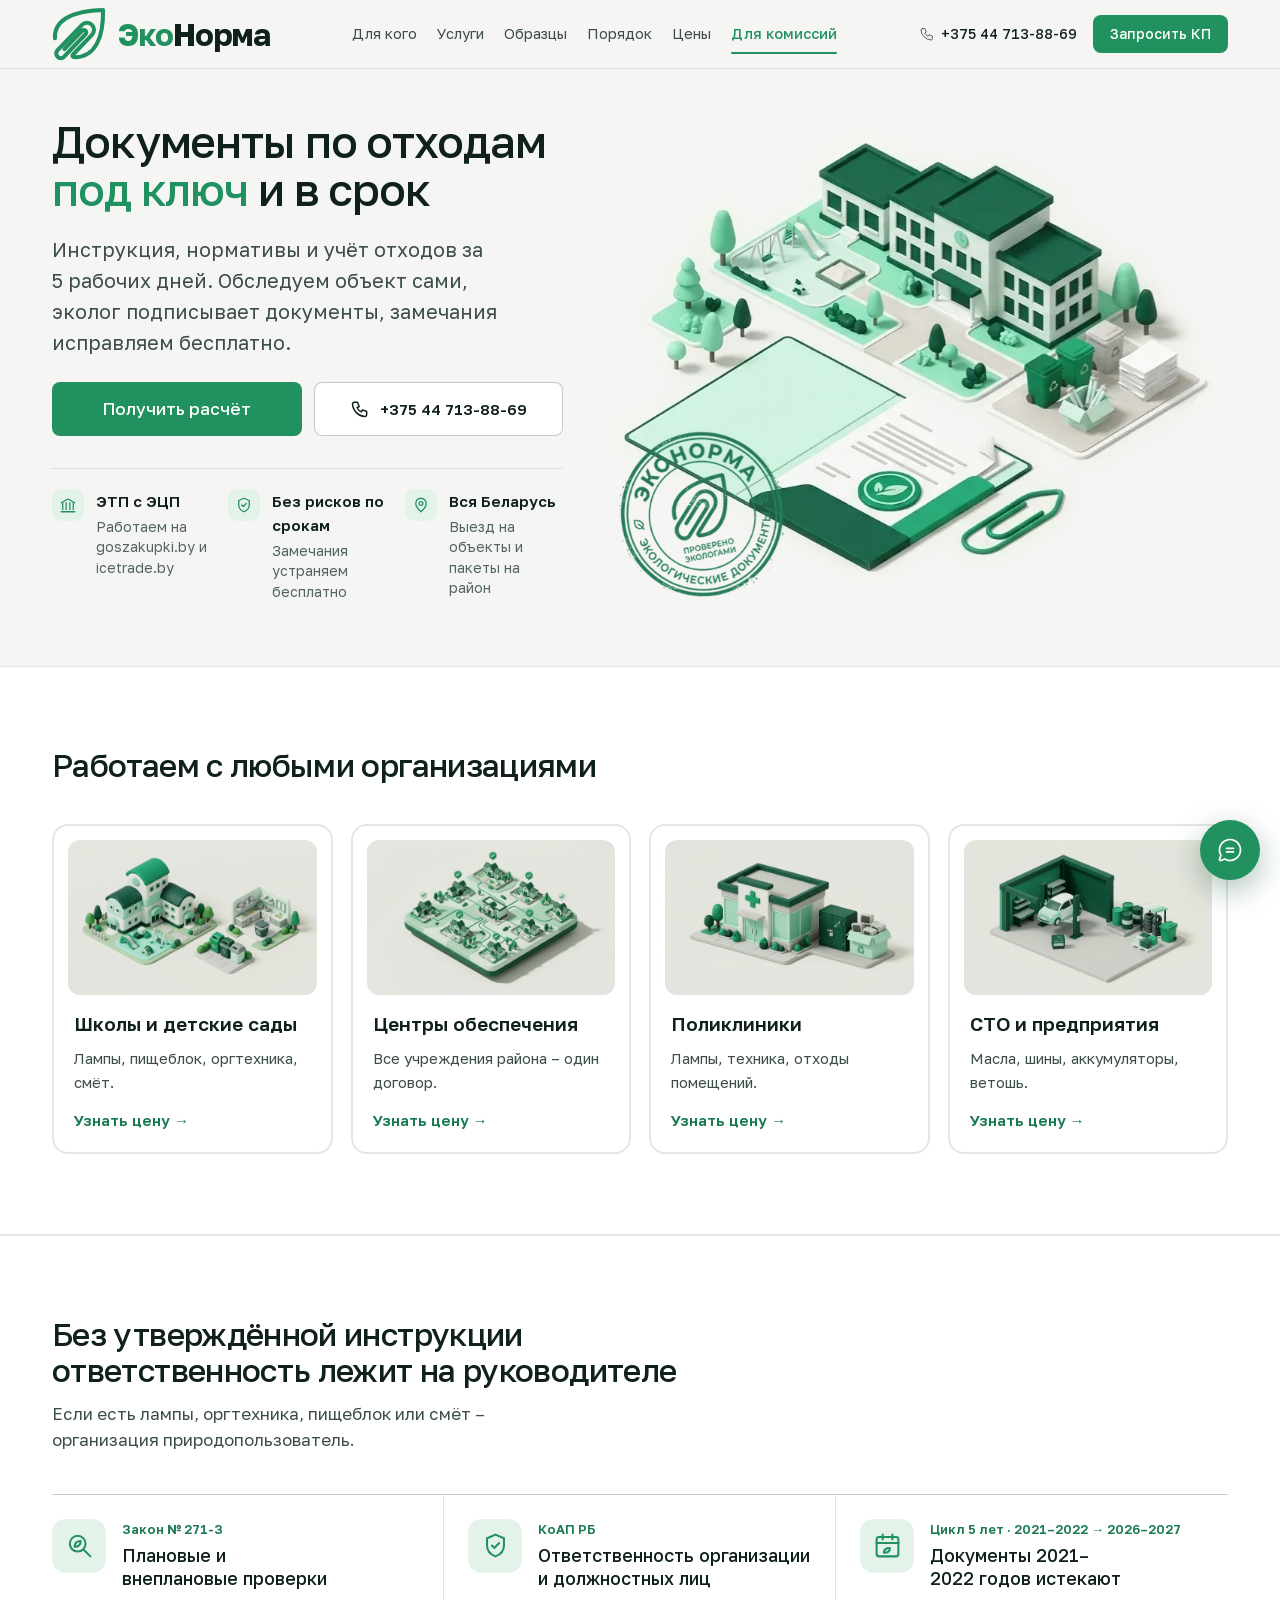
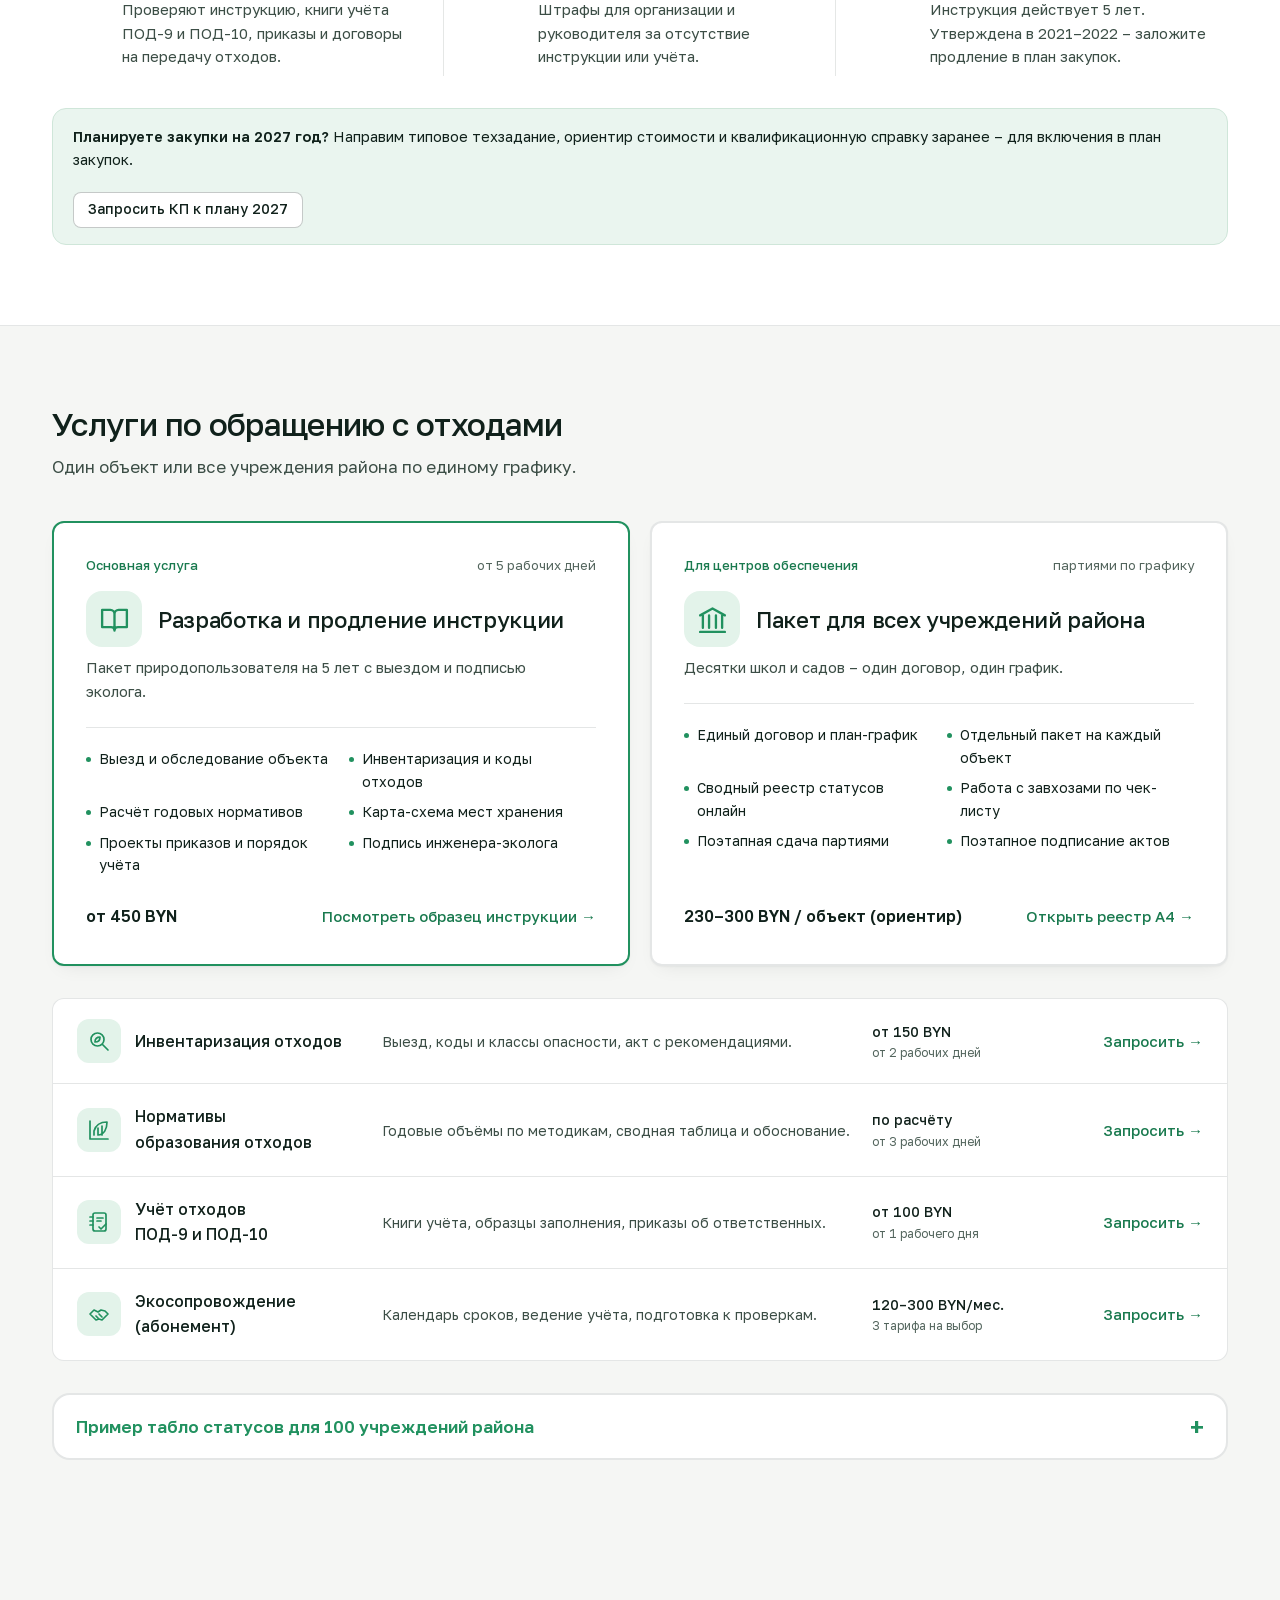
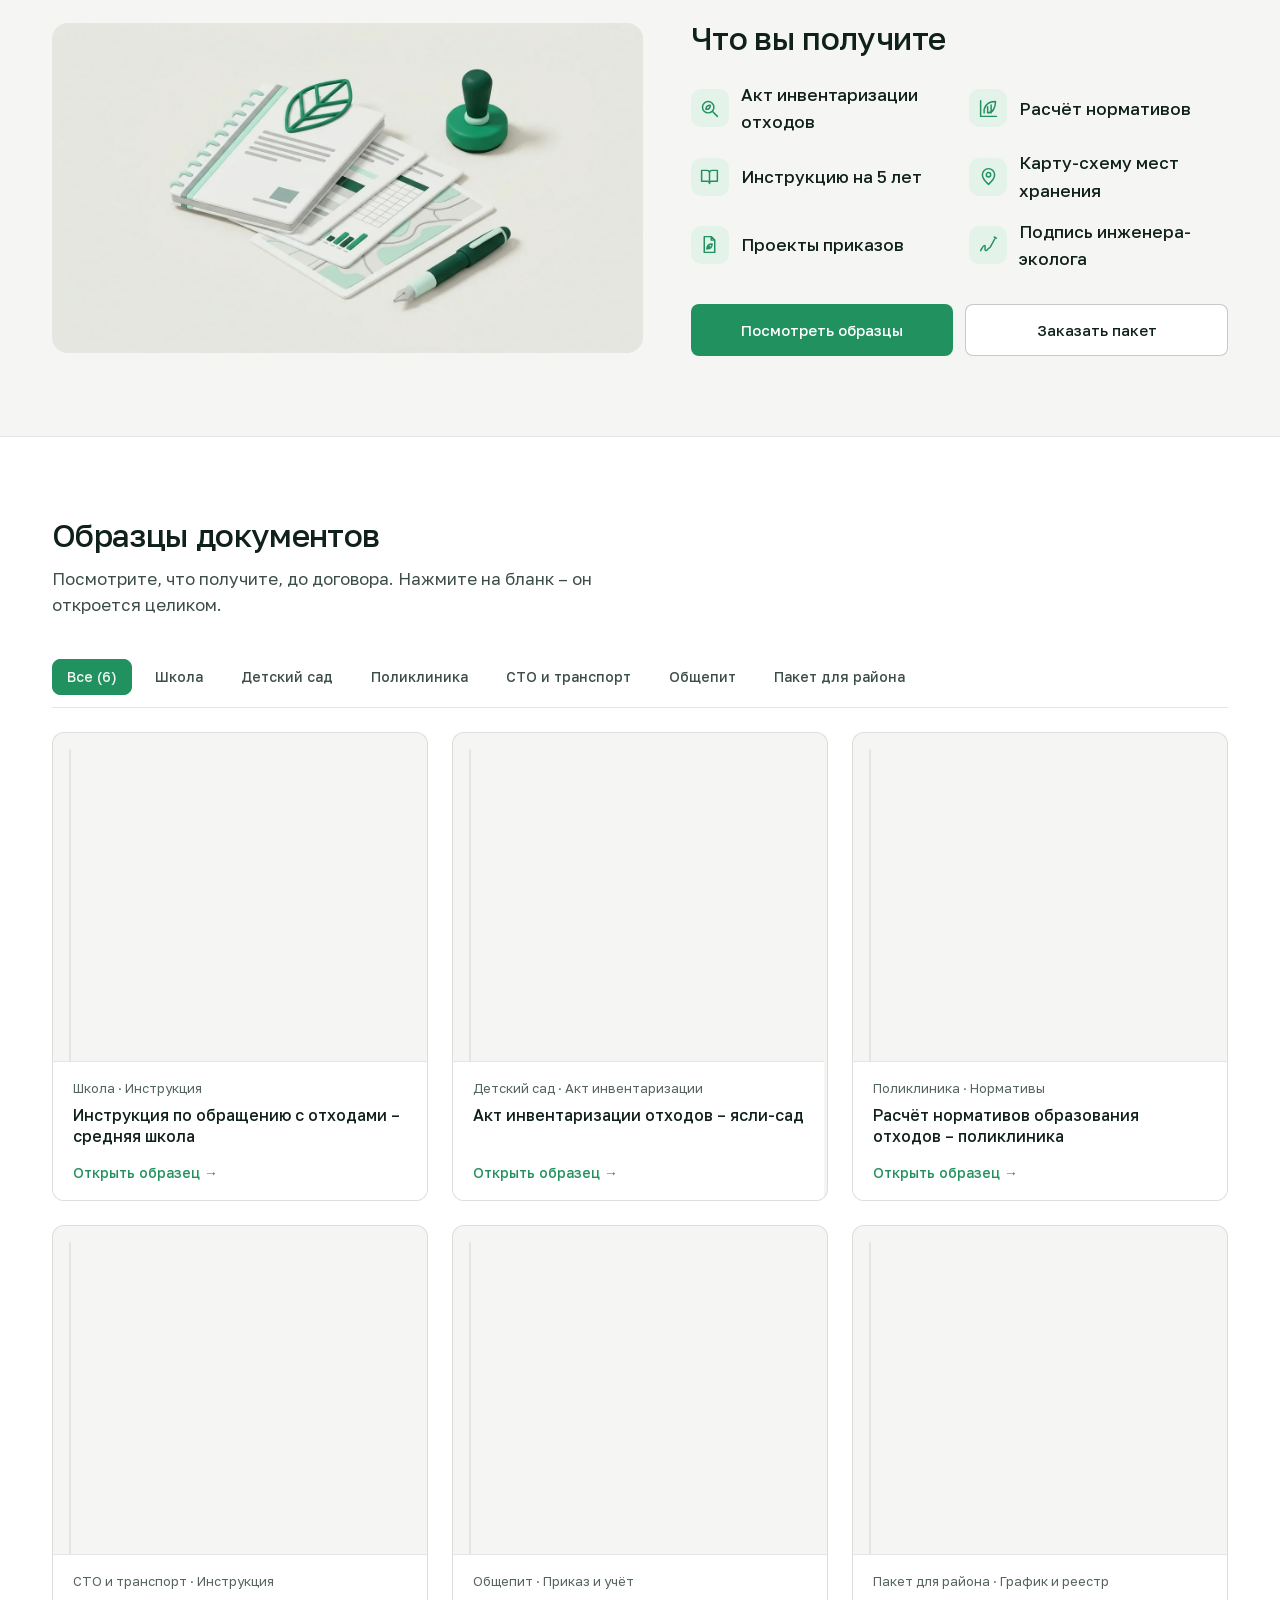
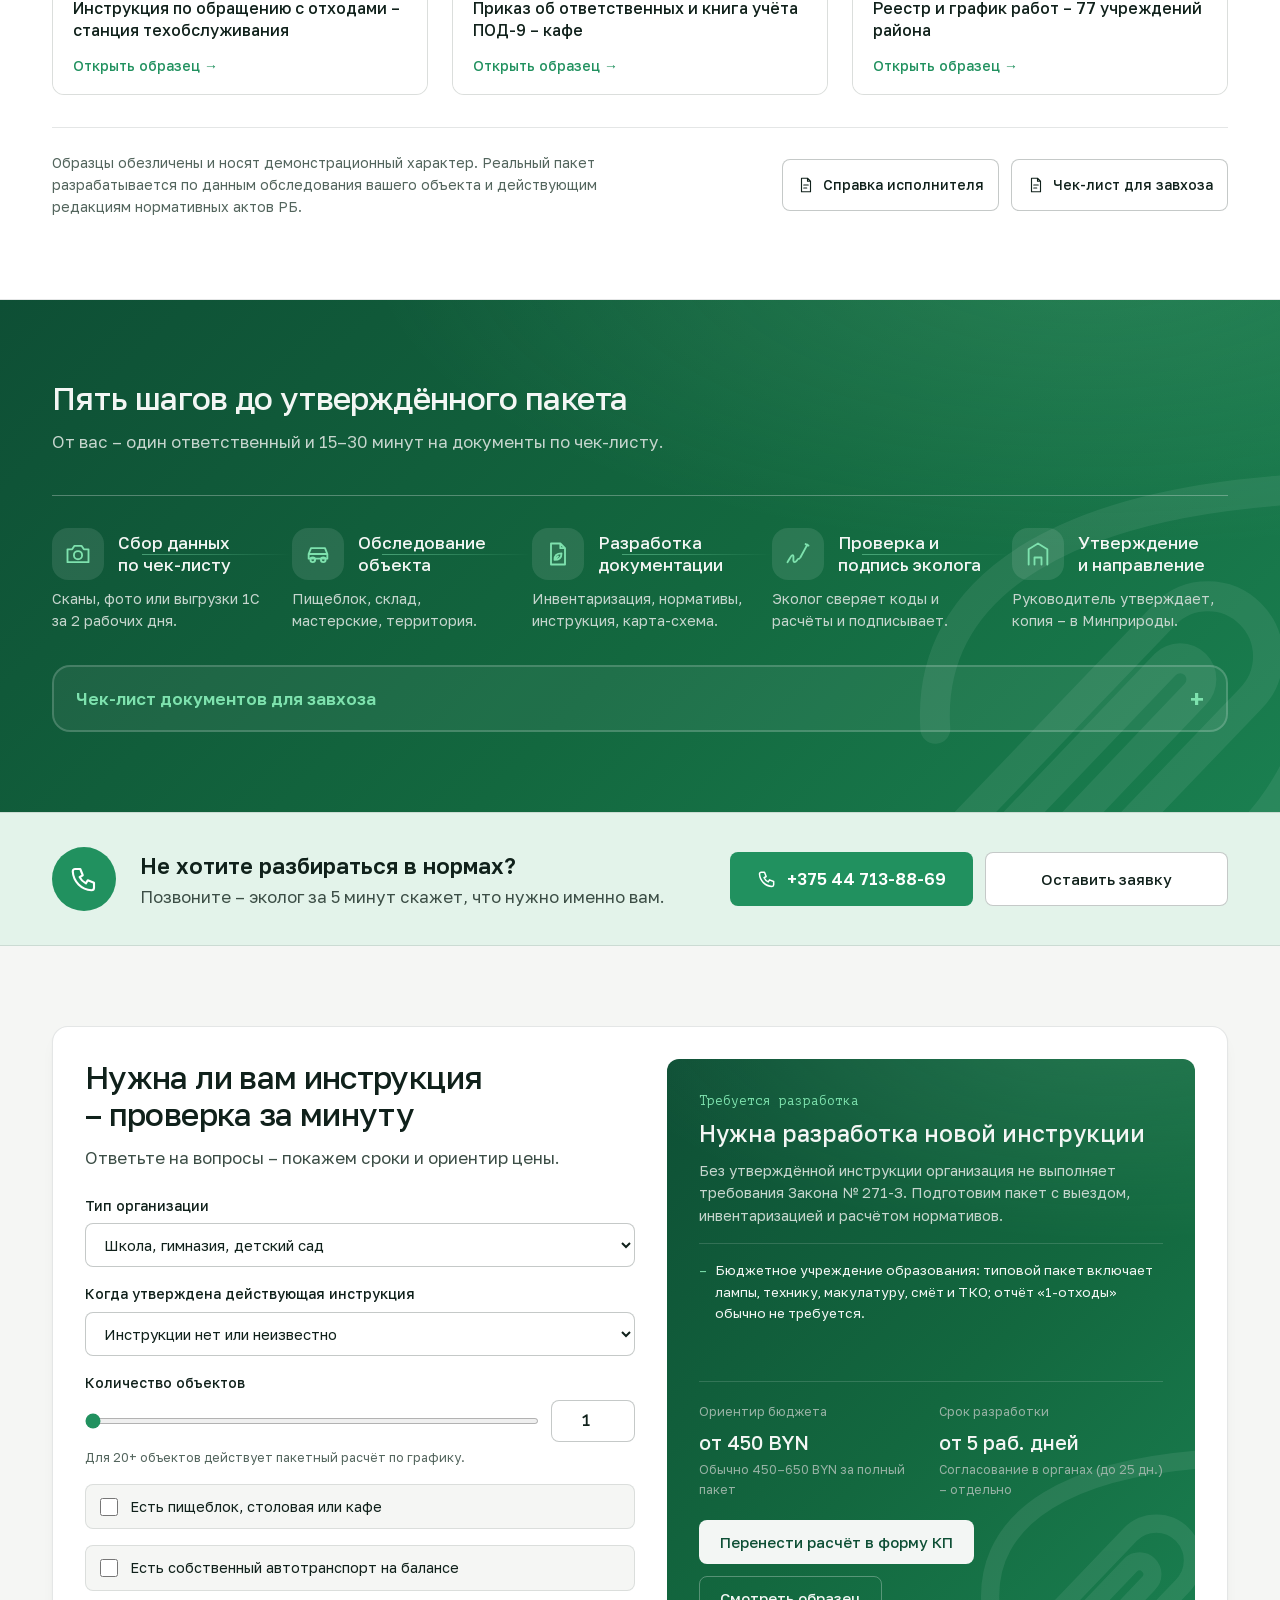
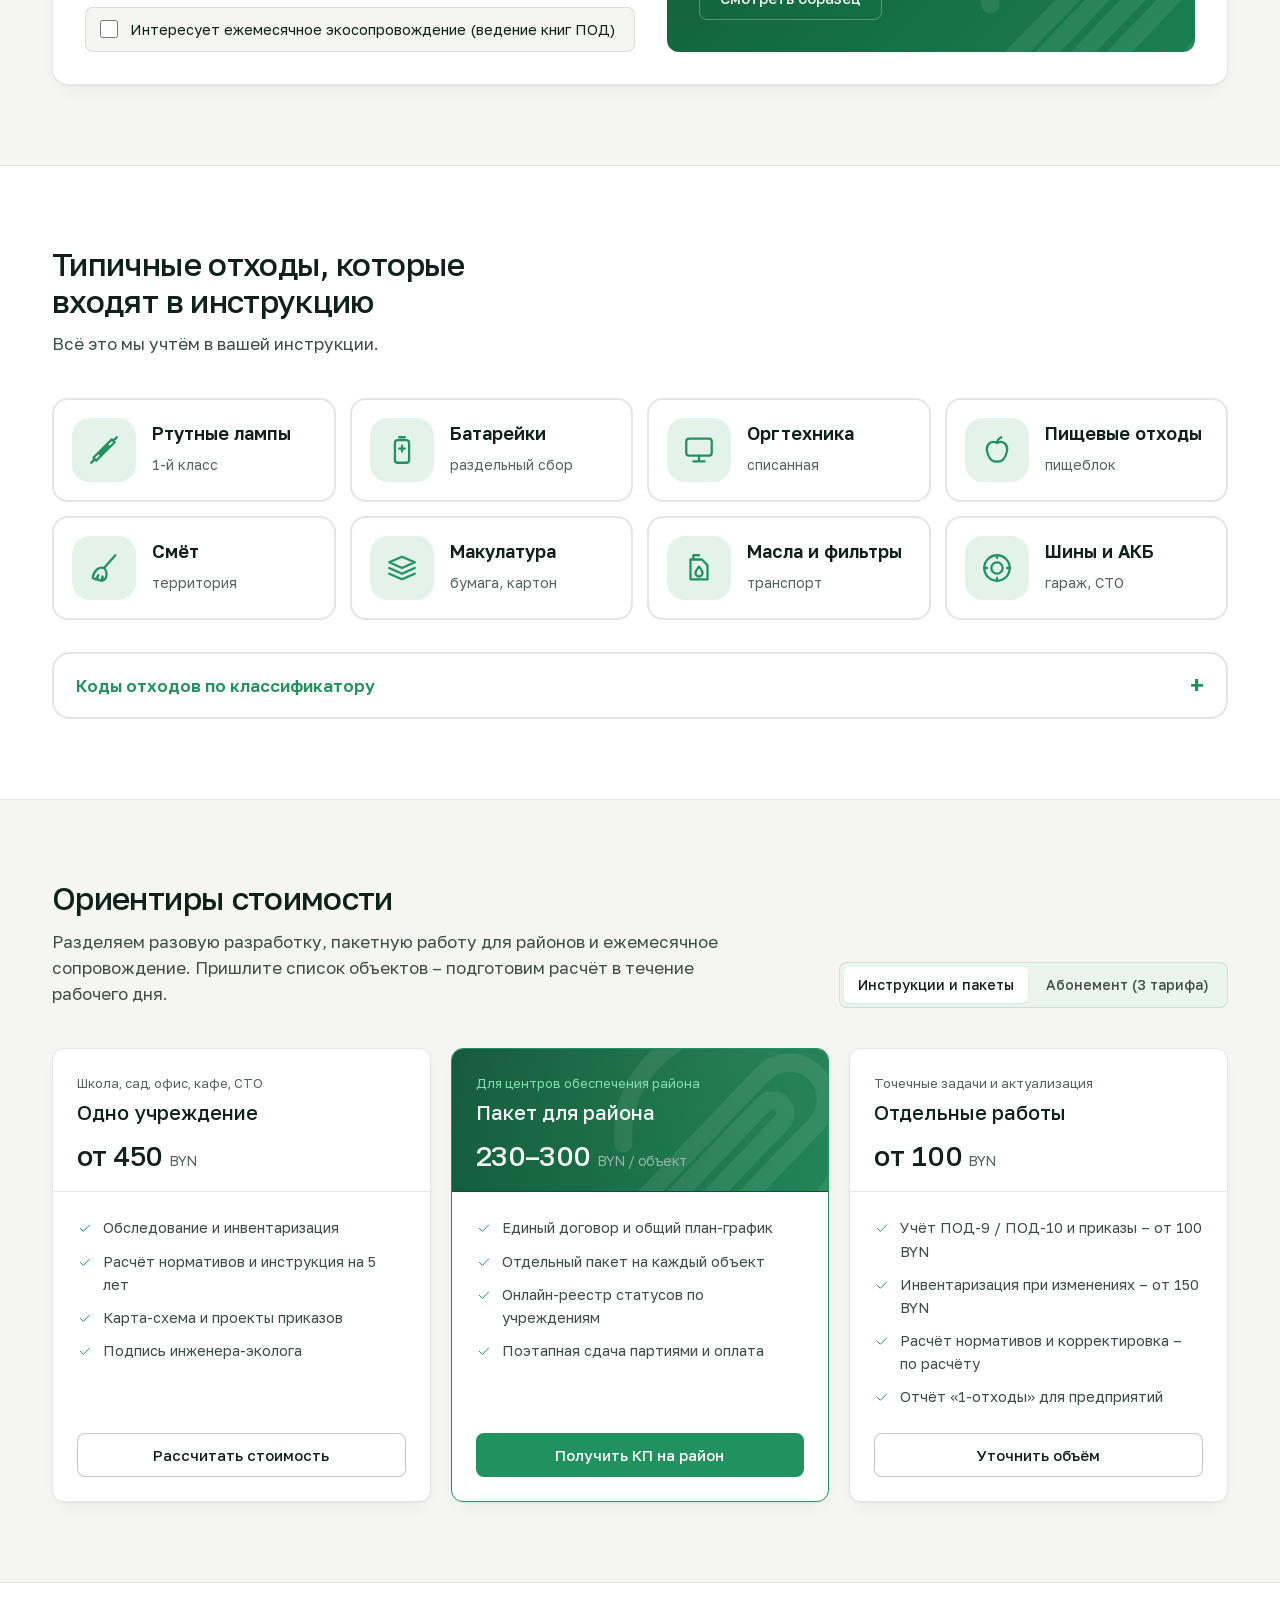
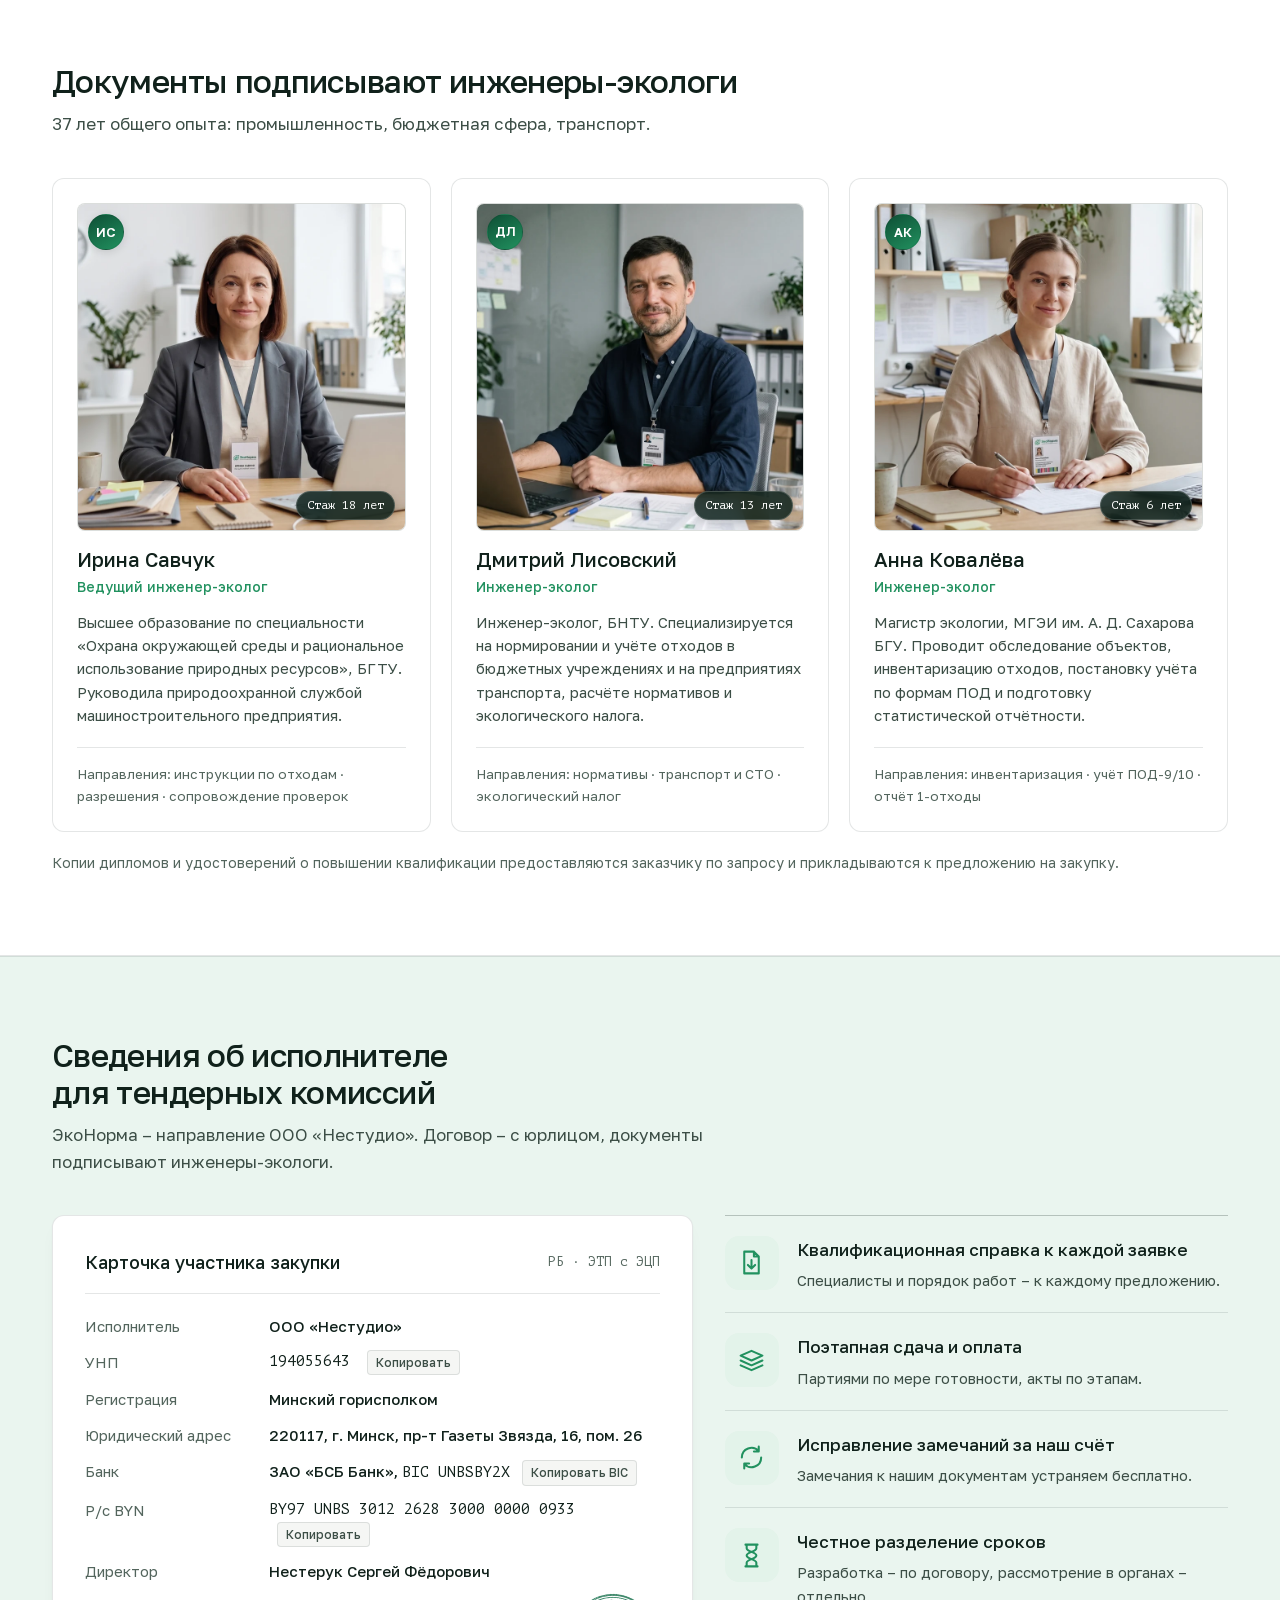
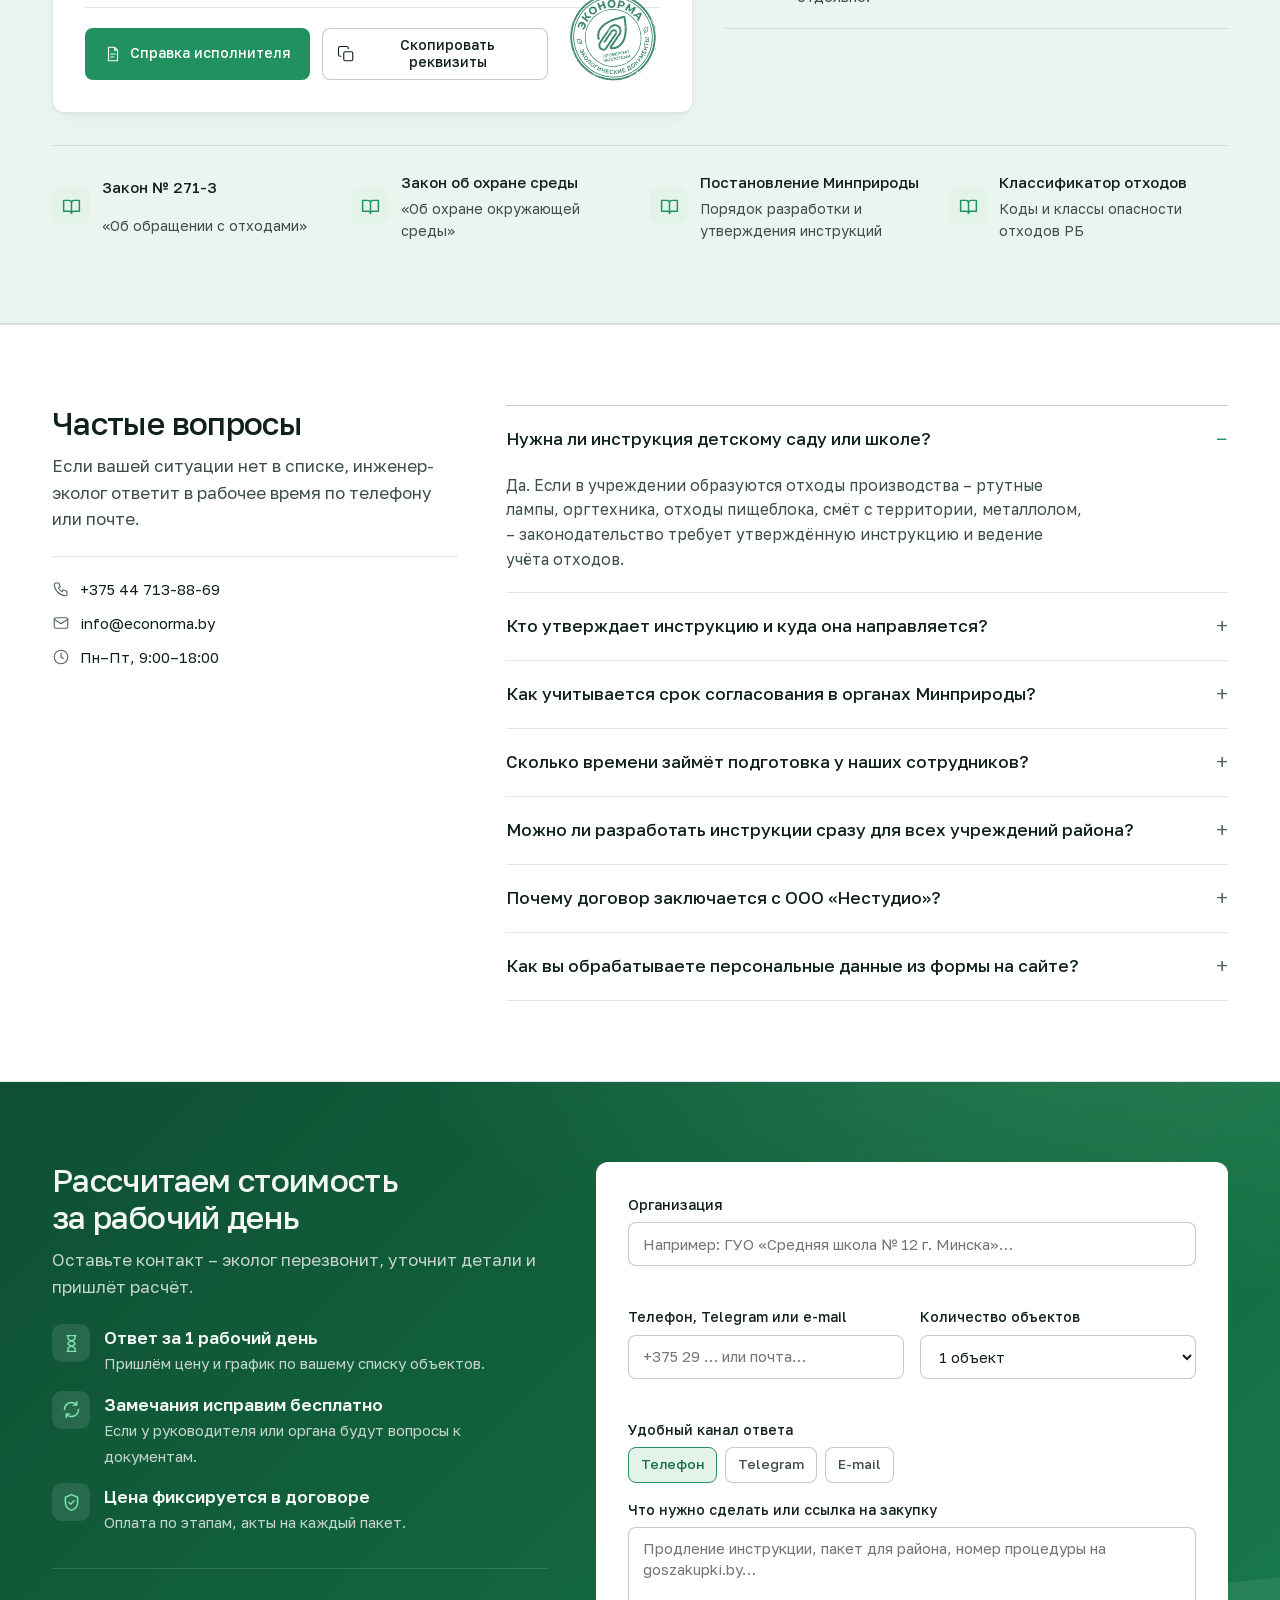
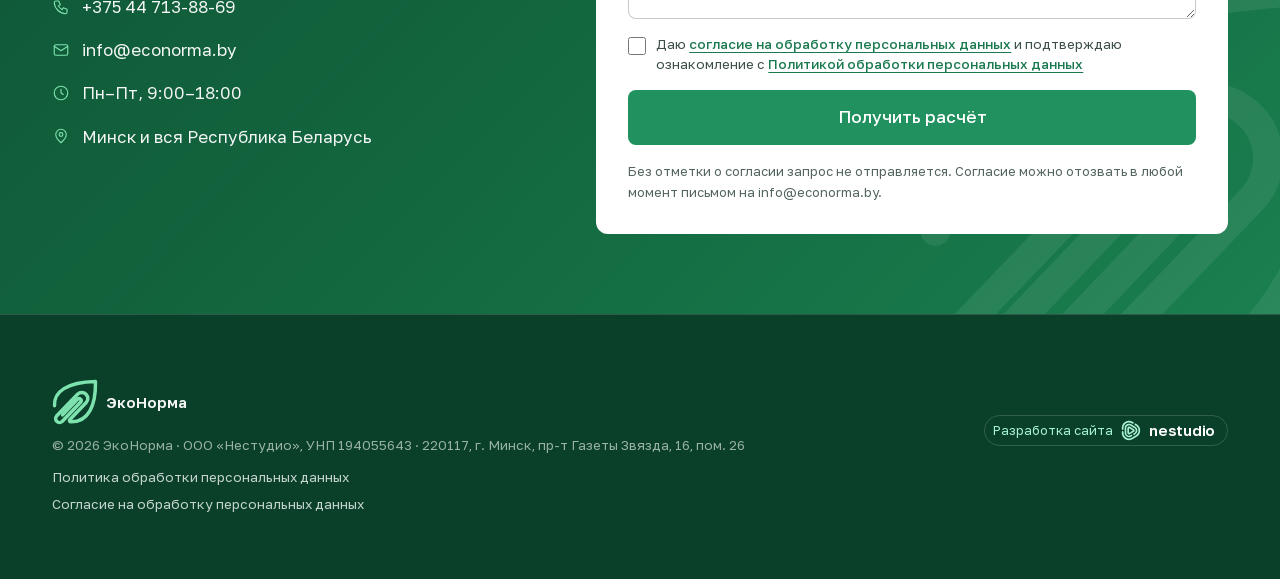
<file: index.html>
<!doctype html>
<html lang="ru">
<head>
  <meta charset="utf-8">
  <meta name="viewport" content="width=device-width, initial-scale=1">
  <title>ЭкоНорма – разработка инструкций по обращению с отходами в Беларуси</title>
  <meta name="description" content="Инструкции по обращению с отходами производства, инвентаризация, нормативы и учёт ПОД-9/ПОД-10 для школ, детских садов, поликлиник, центров обеспечения и предприятий Республики Беларусь. Образцы документов, чек-лист завхоза и самопроверка онлайн.">
  <meta name="theme-color" content="#21915F">
  <meta property="og:type" content="website">
  <meta property="og:locale" content="ru_RU">
  <meta property="og:title" content="ЭкоНорма – экологическая документация по отходам для организаций Беларуси">
  <meta property="og:description" content="Разработка и продление инструкций по обращению с отходами, инвентаризация, нормативы и пакетное сопровождение учреждений района.">
  <meta property="og:image" content="assets/img/og-cover.png">
  <meta name="twitter:card" content="summary_large_image">
  <link rel="icon" type="image/svg+xml" href="assets/img/favicon.svg">
  <link rel="apple-touch-icon" href="assets/img/stamp.png">
  <link rel="stylesheet" href="css/fonts.css">
  <link rel="stylesheet" href="css/tokens.css">
  <link rel="stylesheet" href="css/docs.css">
  <link rel="stylesheet" href="css/styles.css">
  <link rel="stylesheet" href="css/v6.css">
  <link rel="stylesheet" href="css/v7.css">
  <link rel="stylesheet" href="css/v8.css">
  <link rel="stylesheet" href="css/v10.css">
  <link rel="stylesheet" href="css/v11.css">
  <link rel="stylesheet" href="css/v12.css">
  <link rel="stylesheet" href="css/v13.css">
  <script type="application/ld+json">
  {
    "@context": "https://schema.org",
    "@graph": [
      {
        "@type": "ProfessionalService",
        "name": "ЭкоНорма (ООО «Нестудио»)",
        "url": "https://econorma.by/",
        "telephone": "+375447138869",
        "email": "info@econorma.by",
        "priceRange": "от 100 BYN",
        "areaServed": {
          "@type": "Country",
          "name": "Беларусь"
        },
        "address": {
          "@type": "PostalAddress",
          "streetAddress": "пр-т Газеты Звязда, 16, пом. 26",
          "addressLocality": "Минск",
          "postalCode": "220117",
          "addressCountry": "BY"
        },
        "openingHours": "Mo-Fr 09:00-18:00",
        "description": "Разработка и продление инструкций по обращению с отходами производства, инвентаризация, расчёт нормативов, постановка учёта ПОД-9/ПОД-10 и пакетное сопровождение учреждений в Беларуси."
      },
      {
        "@type": "FAQPage",
        "mainEntity": [
          {
            "@type": "Question",
            "name": "Нужна ли инструкция детскому саду или школе?",
            "acceptedAnswer": {
              "@type": "Answer",
              "text": "Да. Если в учреждении образуются отходы производства – ртутные лампы, оргтехника, отходы пищеблока, смёт с территории, металлолом, – законодательство требует утверждённую инструкцию и ведение учёта отходов."
            }
          },
          {
            "@type": "Question",
            "name": "Кто утверждает инструкцию и куда она направляется?",
            "acceptedAnswer": {
              "@type": "Answer",
              "text": "Инструкцию утверждает руководитель организации-природопользователя. Копия утверждённой инструкции направляется в территориальный орган Минприроды."
            }
          },
          {
            "@type": "Question",
            "name": "Сколько времени занимает разработка и согласование?",
            "acceptedAnswer": {
              "@type": "Answer",
              "text": "Разработка пакета на один объект занимает от 5 рабочих дней после получения первичных данных и обследования. Рассмотрение в уполномоченных органах может занимать до 25 дней и фиксируется в договоре отдельно от срока разработки."
            }
          }
        ]
      }
    ]
  }
  </script>
</head>
<body>
  <a class="skip-link" href="#main">Перейти к содержанию</a>

  <!-- Uniform 1.5px icon sprite + streamlined ЭкоНорма architectural leaf-sheet mark -->
  <svg width="0" height="0" style="position:absolute" aria-hidden="true">
    <symbol id="econorma-mark" viewBox="0 0 400 400" fill="none"><path d="M22 232C14 110 130 28 378 22C382 230 318 372 168 372C152 372 146 362 156 352L296 206A52 52 0 0 0 222 132L40 322A34 34 0 0 0 88 370L248 202A18 18 0 0 0 222 176L92 312" stroke="currentColor" stroke-width="30" stroke-linecap="round" stroke-linejoin="round"/></symbol>
    <symbol id="e-leaf" viewBox="0 0 24 24"><path d="M5 19C5 10 10 5 19 5c0 9-5 14-14 14zM5 19l7-7"/></symbol>
    <symbol id="e-doc" viewBox="0 0 24 24"><path d="M6 3h8l4 4v14H6zM14 3v4h4M9 17c0-3.5 2-5.5 6-5.5 0 3.5-2 5.5-6 5.5zM9 17l3-3"/></symbol>
    <symbol id="e-book" viewBox="0 0 24 24"><path d="M3 5h6a3 3 0 0 1 3 3v12a2.5 2.5 0 0 0-2.5-2.5H3zM21 5h-6a3 3 0 0 0-3 3v12a2.5 2.5 0 0 1 2.5-2.5H21z"/></symbol>
    <symbol id="e-find" viewBox="0 0 24 24"><circle cx="10.5" cy="10.5" r="6.5"/><path d="M15.5 15.5L21 21M8 13c0-3 1.7-4.8 5-4.8 0 3-1.7 4.8-5 4.8z"/></symbol>
    <symbol id="e-chart" viewBox="0 0 24 24"><path d="M3 3v18h18M7 17v-4M11 17v-7M15 17v-9M7 13c2-7 7-9 13-9 0 7-3 13-9 13"/></symbol>
    <symbol id="e-ledger" viewBox="0 0 24 24"><rect x="6" y="3" width="13" height="18" rx="2"/><path d="M3 7h3M3 11h3M3 15h3M10 8h6M10 11h4M12 17l2 2 5-5"/></symbol>
    <symbol id="e-cal" viewBox="0 0 24 24"><rect x="3" y="5" width="18" height="16" rx="2"/><path d="M3 10h18M8 3v4M16 3v4M9 18c0-2.5 1.5-4 5-4 0 2.5-1.5 4-5 4z"/></symbol>
    <symbol id="e-shield" viewBox="0 0 24 24"><path d="M12 3l7 3v6c0 4.5-3 7.5-7 9-4-1.5-7-4.5-7-9V6zM9 12l2 2 4-4"/></symbol>
    <symbol id="e-gov" viewBox="0 0 24 24"><path d="M3 9l9-5 9 5M5 9v9M9.5 9v9M14.5 9v9M19 9v9M3 21h18"/></symbol>
    <symbol id="e-hand" viewBox="0 0 24 24"><path d="M3 12l4-4 4 2 3-2 4 1 3 3M3 12l6 6 3-1 3 1 6-6M9 14l2 2M12 12l3 3"/></symbol>
    <symbol id="e-cam" viewBox="0 0 24 24"><path d="M3 8h4l2-3h6l2 3h4v11H3z"/><circle cx="12" cy="13" r="3.5"/></symbol>
    <symbol id="e-car" viewBox="0 0 24 24"><path d="M4 16v-4l2-5h12l2 5v4zM4 12h16"/><circle cx="7.5" cy="17" r="2"/><circle cx="16.5" cy="17" r="2"/></symbol>
    <symbol id="e-sign" viewBox="0 0 24 24"><path d="M3 19c2-3 3-6 4.5-6S7 19 9 19s2-3 4-3M14 15L20 4M18.5 3.5l2.5 1.3"/></symbol>
    <symbol id="e-down" viewBox="0 0 24 24"><path d="M6 3h8l4 4v14H6zM14 3v4h4M12 10v7M9 14l3 3 3-3"/></symbol>
    <symbol id="e-paper" viewBox="0 0 24 24"><path d="M3 8l9-4 9 4-9 4zM3 12l9 4 9-4M3 16l9 4 9-4"/></symbol>
    <symbol id="e-refresh" viewBox="0 0 24 24"><path d="M20 12a8 8 0 0 1-14 5.3M4 12a8 8 0 0 1 14-5.3M18 3v4h-4M6 21v-4h4"/></symbol>
    <symbol id="e-hour" viewBox="0 0 24 24"><path d="M7 3h10M7 21h10M8 3v3c0 3 8 3 8 6s-8 3-8 6v3M16 3v3c0 3-8 3-8 6s8 3 8 6v3"/></symbol>
    <symbol id="e-lamp" viewBox="0 0 24 24"><path d="M6.5 19.5l-2-2L17.5 4.5l2 2zM3 21l1.5-1.5M19.5 4.5L21 3M9 15l6-6"/></symbol>
    <symbol id="e-batt" viewBox="0 0 24 24"><rect x="7" y="5" width="10" height="16" rx="2"/><path d="M10 3h4M12 9v4M10 11h4"/></symbol>
    <symbol id="e-pc" viewBox="0 0 24 24"><rect x="3" y="4" width="18" height="12" rx="2"/><path d="M8 20h8M12 16v4"/></symbol>
    <symbol id="e-apple" viewBox="0 0 24 24"><path d="M12 7c-4-2-8 1-7 6 1 4 3 8 7 7 4 1 6-3 7-7 1-5-3-8-7-6zM12 7c0-2 1-3 3-4"/></symbol>
    <symbol id="e-broom" viewBox="0 0 24 24"><path d="M20 3l-8 9M12 12c-3-1-7 1-8 7l2 1 2-3-1 3 3 1 1-3v3c3-1 4-6 1-9z"/></symbol>
    <symbol id="e-oil" viewBox="0 0 24 24"><path d="M6 6h8l4 4v10H6zM8 6V3h4M12 11c-1.5 2-2.5 3-2.5 4.5a2.5 2.5 0 0 0 5 0c0-1.5-1-2.5-2.5-4.5z"/></symbol>
    <symbol id="e-tire" viewBox="0 0 24 24"><circle cx="12" cy="12" r="9"/><circle cx="12" cy="12" r="4"/><path d="M12 3v2M12 19v2M3 12h2M19 12h2"/></symbol>
    <symbol id="e-pin" viewBox="0 0 24 24"><path d="M12 21s-7-6.2-7-11a7 7 0 0 1 14 0c0 4.8-7 11-7 11z"/><circle cx="12" cy="10" r="2.5"/></symbol>
    <symbol id="e-gov2" viewBox="0 0 24 24"><path d="M4 21V8l8-5 8 5v13M9 21v-6h6v6"/></symbol>
    <symbol id="ic-phone" viewBox="0 0 24 24"><path d="M5 4h4l2 5-2.5 1.5a11 11 0 0 0 5 5L15 13l5 2v4a2 2 0 0 1-2 2A16 16 0 0 1 3 6a2 2 0 0 1 2-2"/></symbol>
    <symbol id="ic-mail" viewBox="0 0 24 24"><rect x="3" y="5" width="18" height="14" rx="2"/><path d="M3 7l9 6 9-6"/></symbol>
    <symbol id="ic-clock" viewBox="0 0 24 24"><circle cx="12" cy="12" r="9"/><path d="M12 7v5l3 2"/></symbol>
    <symbol id="ic-pin" viewBox="0 0 24 24"><path d="M12 21s-7-6.2-7-11a7 7 0 0 1 14 0c0 4.8-7 11-7 11z"/><circle cx="12" cy="10" r="2.5"/></symbol>
    <symbol id="ic-check" viewBox="0 0 24 24"><path d="M5 12.5l4.5 4.5L19 7.5"/></symbol>
    <symbol id="ic-menu" viewBox="0 0 24 24"><path d="M4 7h16M4 12h16M4 17h16"/></symbol>
    <symbol id="ic-close" viewBox="0 0 24 24"><path d="M6 6l12 12M18 6L6 18"/></symbol>
    <symbol id="ic-left" viewBox="0 0 24 24"><path d="M19 12H5M11 6l-6 6 6 6"/></symbol>
    <symbol id="ic-right" viewBox="0 0 24 24"><path d="M5 12h14M13 6l6 6-6 6"/></symbol>
    <symbol id="ic-print" viewBox="0 0 24 24"><path d="M6 9V3h12v6M6 18H4a2 2 0 0 1-2-2v-5a2 2 0 0 1 2-2h16a2 2 0 0 1 2 2v5a2 2 0 0 1-2 2h-2"/><rect x="6" y="14" width="12" height="7"/></symbol>
    <symbol id="ic-copy" viewBox="0 0 24 24"><rect x="9" y="9" width="12" height="12" rx="2"/><path d="M5 15H4a2 2 0 0 1-2-2V4a2 2 0 0 1 2-2h9a2 2 0 0 1 2 2v1"/></symbol>
    <symbol id="ic-doc" viewBox="0 0 24 24"><path d="M6 3h8l4 4v14H6zM14 3v4h4M9 12h6M9 16h4"/></symbol>
    <symbol id="ic-search" viewBox="0 0 24 24"><circle cx="11" cy="11" r="7"/><path d="M20 20l-3.5-3.5"/></symbol>
    <symbol id="ic-download" viewBox="0 0 24 24"><path d="M12 4v11M7.5 10.5L12 15l4.5-4.5M5 19h14"/></symbol>
  </svg>

  <header class="site-header" id="top">
    <div class="wrap header-inner">
      <a class="brand" href="#top" aria-label="ЭкоНорма – на главную" translate="no">
        <svg class="brand-mark" viewBox="0 0 400 400" aria-hidden="true"><use href="#econorma-mark"/></svg>
        <span class="brand-text"><span class="brand-wordmark"><span class="brand-eco">Эко</span><span class="brand-norma">Норма</span></span></span>
      </a>

      <nav class="main-nav" aria-label="Основная навигация">
        <a href="#who">Для кого</a>
        <a href="#services">Услуги</a>
        <a href="#docs">Образцы</a>
        <a href="#process">Порядок</a>
        <a href="#prices">Цены</a>
        <a href="#tender">Для комиссий</a>
      </nav>

      <div class="header-actions">
        <a class="header-phone" href="tel:+375447138869">
          <svg class="icon" aria-hidden="true"><use href="#ic-phone"/></svg>
          <span>+375 44 713-88-69</span>
        </a>
        <a class="btn btn-primary header-cta" href="#contact">Запросить КП</a>
        <button type="button" class="menu-toggle" id="menuToggle" aria-label="Открыть меню" aria-expanded="false" aria-controls="mobileDrawer">
          <svg class="icon" aria-hidden="true"><use href="#ic-menu"/></svg>
        </button>
      </div>
    </div>
    <div class="read-progress" id="readProgress" aria-hidden="true"></div>

    <nav class="mobile-drawer" id="mobileDrawer" aria-label="Мобильное меню">
      <div class="mobile-drawer-links">
        <a href="#services">Услуги и пакеты</a>
        <a href="#district-board">Табло для района (100 объектов)</a>
        <a href="#docs">Образцы документов</a>
        <a href="#process">Порядок работ и чек-лист</a>
        <a href="#check">Самопроверка и расчёт</a>
        <a href="#waste">Классификатор отходов</a>
        <a href="#prices">Цены и абонементы</a>
        <a href="#tender">Для тендерных комиссий</a>
        <a href="#faq">Частые вопросы</a>
      </div>
      <div class="mobile-drawer-footer">
        <a class="btn btn-primary" href="#contact">Запросить КП</a>
        <a class="btn btn-secondary tnum" href="tel:+375447138869">+375 44 713-88-69</a>
      </div>
    </nav>
  </header>

  <main id="main">
    <!-- HERO -->
    <section class="hero" aria-labelledby="hero-heading">
      <div class="wrap hero-grid">
        <div class="hero-copy">
          <h1 id="hero-heading">Документы по отходам <em>под ключ</em> и в срок</h1>
          <p class="hero-lead">Инструкция, нормативы и учёт отходов за 5 рабочих дней. Обследуем объект сами, эколог подписывает документы, замечания исправляем бесплатно.</p>

          <div class="hero-actions">
            <a class="btn btn-primary btn-lg" href="#contact">Получить расчёт</a>
            <a class="btn btn-secondary btn-call" href="tel:+375447138869"><svg class="icon" aria-hidden="true"><use href="#ic-phone"/></svg>+375 44 713-88-69</a>
          </div>

          <div class="role-router" aria-label="Быстрый выбор по типу организации">
            <span class="role-router-label">Быстрый старт:</span>
            <button type="button" class="role-pill" data-role="school">Школа / сад</button>
            <button type="button" class="role-pill" data-role="center">Центр обеспечения</button>
            <button type="button" class="role-pill" data-role="clinic">Поликлиника</button>
            <button type="button" class="role-pill" data-role="business">Предприятие / СТО</button>
          </div>

          <dl class="hero-facts">
            <div class="hero-fact"><span class="ix ix-sm" aria-hidden="true"><svg class="icon"><use href="#e-gov"/></svg></span><div><dt>ЭТП с ЭЦП</dt><dd>Работаем на goszakupki.by и icetrade.by</dd></div>
            </div>
            <div class="hero-fact"><span class="ix ix-sm" aria-hidden="true"><svg class="icon"><use href="#e-shield"/></svg></span><div><dt>Без рисков по срокам</dt><dd>Замечания устраняем бесплатно</dd></div>
            </div>
            <div class="hero-fact"><span class="ix ix-sm" aria-hidden="true"><svg class="icon"><use href="#e-pin"/></svg></span><div><dt>Вся Беларусь</dt><dd>Выезд на объекты и пакеты на район</dd></div>
            </div>
          </dl>
        </div>

        <div class="hero-art" id="heroArt"><img class="hero-main" src="assets/img/ill/hero_stamp.webp" alt="Школа, контейнеры для раздельного сбора и готовый пакет документов" width="831" height="632" fetchpriority="high"><img class="hero-art-stamp" src="assets/img/stamp.png" alt="" width="360" height="369"></div>
        <div class="dossier" hidden aria-label="Предпросмотр образцов документации">
          <div class="dossier-tabs" id="heroTabs" role="tablist" aria-label="Выбор образца документа"></div>
          <div class="dossier-stage-wrap">
            <div class="dossier-stage" id="heroStage" role="button" tabindex="0" aria-label="Открыть образец документа целиком">
              <div class="dossier-scale" id="heroScale"></div>
              <img class="dossier-stamp" src="assets/img/stamp.png" alt="Штамп «ЭкоНорма – проверено экологами»" width="110" height="110" fetchpriority="high">
            </div>
          </div>
          <div class="dossier-bar">
            <span id="heroDocCaption">Демонстрационный образец · Школа</span>
            <button type="button" class="dossier-open" id="heroOpenDoc">Открыть целиком →</button>
          </div>
        </div>
      </div>
    </section>

    <!-- AUDIENCE -->
    <section class="section section-white" id="who" aria-labelledby="who-heading">
      <div class="wrap">
        <div class="section-head"><div class="section-head-copy">
          <h2 id="who-heading">Работаем с любыми организациями</h2>
        </div></div>
        <div class="aud-grid">
          <article class="aud-card">
            <div class="aud-img"><img src="assets/img/ill/school.webp" alt="" width="1376" height="768" loading="lazy"></div>
            <h3>Школы и детские сады</h3><p>Лампы, пищеблок, оргтехника, смёт.</p>
            <button type="button" class="text-link" data-prefill-count="1 объект" data-prefill-msg="Инструкция для школы или детского сада">Узнать цену →</button>
          </article>
          <article class="aud-card">
            <div class="aud-img"><img src="assets/img/ill/district.webp" alt="" width="1376" height="768" loading="lazy"></div>
            <h3>Центры обеспечения</h3><p>Все учреждения района – один договор.</p>
            <button type="button" class="text-link" data-prefill-count="более 30 объектов" data-prefill-msg="Пакет для учреждений района">Узнать цену →</button>
          </article>
          <article class="aud-card">
            <div class="aud-img"><img src="assets/img/ill/clinic.webp" alt="" width="1376" height="768" loading="lazy"></div>
            <h3>Поликлиники</h3><p>Лампы, техника, отходы помещений.</p>
            <button type="button" class="text-link" data-prefill-count="1 объект" data-prefill-msg="Инструкция для поликлиники">Узнать цену →</button>
          </article>
          <article class="aud-card">
            <div class="aud-img"><img src="assets/img/ill/sto.webp" alt="" width="1376" height="768" loading="lazy"></div>
            <h3>СТО и предприятия</h3><p>Масла, шины, аккумуляторы, ветошь.</p>
            <button type="button" class="text-link" data-prefill-count="1 объект" data-prefill-msg="Инструкция для СТО или предприятия">Узнать цену →</button>
          </article>
        </div>
      </div>
    </section>

    <!-- REGULATORY BASIS -->
    <section class="section section-white" aria-labelledby="why-heading">
      <div class="wrap">
        <div class="section-head">
          <div class="section-head-copy">
            <h2 id="why-heading">Без утверждённой инструкции ответственность лежит на руководителе</h2>
            <p class="section-lead">Если есть лампы, оргтехника, пищеблок или смёт – организация природопользователь.</p>
          </div>
        </div>

        <div class="risk-strip">
          <article class="risk-item">
            <span class="ix ix-lg" aria-hidden="true"><svg class="icon"><use href="#e-find"/></svg></span><div class="risk-code">Закон № 271-З</div>
            <h3>Плановые и внеплановые проверки</h3>
            <p>Проверяют инструкцию, книги учёта ПОД-9 и ПОД-10, приказы и договоры на передачу отходов.</p>
          </article>
          <article class="risk-item">
            <span class="ix ix-lg" aria-hidden="true"><svg class="icon"><use href="#e-shield"/></svg></span><div class="risk-code">КоАП РБ</div>
            <h3>Ответственность организации и должностных лиц</h3>
            <p>Штрафы для организации и руководителя за отсутствие инструкции или учёта.</p>
          </article>
          <article class="risk-item">
            <span class="ix ix-lg" aria-hidden="true"><svg class="icon"><use href="#e-cal"/></svg></span><div class="risk-code">Цикл 5 лет · 2021–2022 → 2026–2027</div>
            <h3>Документы 2021–2022 годов истекают</h3>
            <p>Инструкция действует 5 лет. Утверждена в 2021–2022 – заложите продление в план закупок.</p>
          </article>
        </div>

        <div class="risk-callout">
          <span><strong>Планируете закупки на 2027 год?</strong> Направим типовое техзадание, ориентир стоимости и квалификационную справку заранее – для включения в план закупок.</span>
          <button type="button" class="btn btn-secondary btn-sm" data-prefill-count="более 30 объектов" data-prefill-msg="Подготовка КП и ТЗ для включения продления инструкций в план закупок на 2027 год">Запросить КП к плану 2027</button>
        </div>
      </div>
    </section>

    <!-- SERVICES + DISTRICT STATUS BOARD -->
    <section class="section" id="services" aria-labelledby="services-heading">
      <div class="wrap">
        <div class="section-head">
          <div class="section-head-copy">
            <h2 id="services-heading">Услуги по обращению с отходами</h2>
            <p class="section-lead">Один объект или все учреждения района по единому графику.</p>
          </div>
          
        </div>

        <div class="flagships">
          <article class="flagship flagship-accent">
            <div class="flagship-head">
              <span class="flagship-tag">Основная услуга</span>
              <span class="flagship-term">от 5 рабочих дней</span>
            </div>
            <div class="head-row"><span class="ix ix-xl" aria-hidden="true"><svg class="icon"><use href="#e-book"/></svg></span><h3>Разработка и продление инструкции</h3></div>
            <p class="flagship-desc">Пакет природопользователя на 5 лет с выездом и подписью эколога.</p>
            <ul class="flagship-list">
              <li>Выезд и обследование объекта</li>
              <li>Инвентаризация и коды отходов</li>
              <li>Расчёт годовых нормативов</li>
              <li>Карта-схема мест хранения</li>
              <li>Проекты приказов и порядок учёта</li>
              <li>Подпись инженера-эколога</li>
            </ul>
            <div class="flagship-foot">
              <span class="flagship-price">от 450 BYN</span>
              <button type="button" class="text-link" data-open-doc="school">Посмотреть образец инструкции →</button>
            </div>
          </article>

          <article class="flagship">
            <div class="flagship-head">
              <span class="flagship-tag">Для центров обеспечения</span>
              <span class="flagship-term">партиями по графику</span>
            </div>
            <div class="head-row"><span class="ix ix-xl" aria-hidden="true"><svg class="icon"><use href="#e-gov"/></svg></span><h3>Пакет для всех учреждений района</h3></div>
            <p class="flagship-desc">Десятки школ и садов – один договор, один график.</p>
            <ul class="flagship-list">
              <li>Единый договор и план-график</li>
              <li>Отдельный пакет на каждый объект</li>
              <li>Сводный реестр статусов онлайн</li>
              <li>Работа с завхозами по чек-листу</li>
              <li>Поэтапная сдача партиями</li>
              <li>Поэтапное подписание актов</li>
            </ul>
            <div class="flagship-foot">
              <span class="flagship-price">230–300 BYN / объект (ориентир)</span>
              <button type="button" class="text-link" data-open-doc="center">Открыть реестр А4 →</button>
            </div>
          </article>
        </div>

        <div class="service-ledger" aria-label="Дополнительные услуги">
          <div class="service-row">
            <h3><span class="ix" aria-hidden="true"><svg class="icon"><use href="#e-find"/></svg></span><span>Инвентаризация отходов</span></h3>
            <p>Выезд, коды и классы опасности, акт с рекомендациями.</p>
            <div class="service-meta">от 150 BYN<small>от 2 рабочих дней</small></div>
            <button type="button" class="text-link" data-prefill-count="1 объект" data-prefill-msg="Инвентаризация отходов производства">Запросить →</button>
          </div>
          <div class="service-row">
            <h3><span class="ix" aria-hidden="true"><svg class="icon"><use href="#e-chart"/></svg></span><span>Нормативы образования отходов</span></h3>
            <p>Годовые объёмы по методикам, сводная таблица и обоснование.</p>
            <div class="service-meta">по расчёту<small>от 3 рабочих дней</small></div>
            <button type="button" class="text-link" data-prefill-count="1 объект" data-prefill-msg="Расчёт нормативов образования отходов">Запросить →</button>
          </div>
          <div class="service-row">
            <h3><span class="ix" aria-hidden="true"><svg class="icon"><use href="#e-ledger"/></svg></span><span>Учёт отходов ПОД-9 и ПОД-10</span></h3>
            <p>Книги учёта, образцы заполнения, приказы об ответственных.</p>
            <div class="service-meta">от 100 BYN<small>от 1 рабочего дня</small></div>
            <button type="button" class="text-link" data-prefill-count="1 объект" data-prefill-msg="Настройка учёта отходов ПОД-9 и ПОД-10">Запросить →</button>
          </div>
          <div class="service-row">
            <h3><span class="ix" aria-hidden="true"><svg class="icon"><use href="#e-hand"/></svg></span><span>Экосопровождение (абонемент)</span></h3>
            <p>Календарь сроков, ведение учёта, подготовка к проверкам.</p>
            <div class="service-meta">120–300 BYN/мес.<small>3 тарифа на выбор</small></div>
            <button type="button" class="text-link" data-prefill-count="1 объект" data-prefill-msg="Экосопровождение (абонемент)">Запросить →</button>
          </div>
        </div>

        <details class="more"><summary>Пример табло статусов для 100 учреждений района</summary>
        <!-- INTERACTIVE DISTRICT STATUS BOARD -->
        <div class="board-shell" id="district-board" aria-labelledby="board-heading">
          <div class="board-top">
            <div>
              <span class="board-demo-tag">Пример рабочего реестра · Пакет для центра обеспечения</span>
              <h3 id="board-heading">Табло статусов на 100 учреждений района</h3>
              <p>Статус каждой школы и сада – в одной сводке.</p>
            </div>
            <div class="board-kpis">
              <div class="board-kpi"><strong>100</strong><span>учреждений</span></div>
              <div class="board-kpi"><strong>6</strong><span>этапов сдачи</span></div>
              <div class="board-kpi"><strong>2 дня</strong><span>сбор первички</span></div>
            </div>
          </div>

          <div class="board-progress-wrap">
            <div class="board-progress-bar" aria-label="Распределение учреждений по статусам (пример)">
              <div class="board-seg-ok" style="width:28%" title="Утверждено: 22"></div>
              <div class="board-seg-appr" style="width:17%" title="На утверждении: 13"></div>
              <div class="board-seg-work" style="width:21%" title="Разработка: 16"></div>
              <div class="board-seg-insp" style="width:18%" title="Обследование: 14"></div>
              <div class="board-seg-wait" style="width:16%" title="Сбор данных: 12"></div>
            </div>
            <div class="board-legend">
              <span><i class="board-dot board-seg-ok"></i>Утверждено: 22</span>
              <span><i class="board-dot board-seg-appr"></i>На утверждении: 13</span>
              <span><i class="board-dot board-seg-work"></i>Разработка: 16</span>
              <span><i class="board-dot board-seg-insp"></i>Обследование: 14</span>
              <span><i class="board-dot board-seg-wait"></i>Сбор данных: 12</span>
            </div>
          </div>

          <div class="board-controls">
            <div class="board-filters" id="boardFilters" role="group" aria-label="Фильтр реестра по статусу"></div>
            <div class="search-box">
              <svg class="icon" aria-hidden="true"><use href="#ic-search"/></svg>
              <input class="search-input" id="boardSearch" type="search" placeholder="Найти школу, сад, этап…" aria-label="Поиск по демонстрационному реестру">
            </div>
          </div>

          <div class="board-table-wrap">
            <table class="board-table">
              <thead>
                <tr>
                  <th scope="col">№</th>
                  <th scope="col">Учреждение (пример)</th>
                  <th scope="col">Этап сдачи</th>
                  <th scope="col">Обследование</th>
                  <th scope="col">Статус</th>
                </tr>
              </thead>
              <tbody id="boardTbody"></tbody>
            </table>
          </div>

          <div class="board-foot">
            <span id="boardCountNote">Показано 8 из 20 записей демонстрационной выборки (полный реестр – 100 учреждений).</span>
            <div class="board-foot-actions">
              <button type="button" class="btn btn-secondary btn-sm" id="boardToggleMore">Показать все записи</button>
              <button type="button" class="btn btn-primary btn-sm" data-open-doc="center">Открыть реестр А4 целиком</button>
            </div>
          </div>
        </div>
        </details>
      </div>
    </section>

    <!-- WHAT YOU GET -->
    <section class="section" id="get" aria-labelledby="get-heading">
      <div class="wrap get-grid">
        <div class="get-img"><img src="assets/img/ill/package.webp" alt="Готовый пакет документов с фирменной скрепкой и штампом" width="1376" height="768" loading="lazy"></div>
        <div>
          <h2 id="get-heading">Что вы получите</h2>
          <ul class="get-list"><li><span class="ix ix-sm" aria-hidden="true"><svg class="icon"><use href="#e-find"/></svg></span><span>Акт инвентаризации отходов</span></li><li><span class="ix ix-sm" aria-hidden="true"><svg class="icon"><use href="#e-chart"/></svg></span><span>Расчёт нормативов</span></li><li><span class="ix ix-sm" aria-hidden="true"><svg class="icon"><use href="#e-book"/></svg></span><span>Инструкцию на 5 лет</span></li><li><span class="ix ix-sm" aria-hidden="true"><svg class="icon"><use href="#e-pin"/></svg></span><span>Карту-схему мест хранения</span></li><li><span class="ix ix-sm" aria-hidden="true"><svg class="icon"><use href="#e-doc"/></svg></span><span>Проекты приказов</span></li><li><span class="ix ix-sm" aria-hidden="true"><svg class="icon"><use href="#e-sign"/></svg></span><span>Подпись инженера-эколога</span></li></ul>
          <div class="get-actions"><a class="btn btn-primary" href="#docs">Посмотреть образцы</a><a class="btn btn-secondary" href="#contact">Заказать пакет</a></div>
        </div>
      </div>
    </section>

    <!-- DOCUMENT SAMPLES -->
    <section class="section section-white" id="docs" aria-labelledby="docs-heading">
      <div class="wrap">
        <div class="section-head">
          <div class="section-head-copy">
            <h2 id="docs-heading">Образцы документов</h2>
            <p class="section-lead">Посмотрите, что получите, до договора. Нажмите на бланк – он откроется целиком.</p>
          </div>
        </div>

        <div class="filter-tabs" id="docFilters" role="group" aria-label="Фильтр образцов по типу организации"></div>
        <div class="doc-grid" id="docGrid"></div>

        <div class="docs-footer-bar">
          <p class="docs-disclaimer">Образцы обезличены и носят демонстрационный характер. Реальный пакет разрабатывается по данным обследования вашего объекта и действующим редакциям нормативных актов РБ.</p>
          <div class="docs-extra-actions">
            <button type="button" class="btn btn-secondary btn-sm" data-open-doc="qual">
              <svg class="icon" aria-hidden="true"><use href="#ic-doc"/></svg>
              Справка исполнителя
            </button>
            <button type="button" class="btn btn-secondary btn-sm" data-open-doc="checklist">
              <svg class="icon" aria-hidden="true"><use href="#ic-doc"/></svg>
              Чек-лист для завхоза
            </button>
          </div>
        </div>
      </div>
    </section>

    <!-- PROCESS PROTOCOL + INTERACTIVE ZAVHOZ CHECKLIST -->
    <section class="section section-dark" id="process" aria-labelledby="process-heading">
      <div class="wrap">
        <div class="section-head">
          <div class="section-head-copy">
            <h2 id="process-heading">Пять шагов до утверждённого пакета</h2>
            <p class="section-lead">От вас – один ответственный и 15–30 минут на документы по чек-листу.</p>
          </div>
        </div>

        <ol class="process-grid" style="list-style:none">
          <li class="process-step">
            <span class="process-num">01</span><span class="ix ix-step" aria-hidden="true"><svg class="icon"><use href="#e-cam"/></svg></span>
            <h3>Сбор данных по чек-листу</h3>
            <p>Сканы, фото или выгрузки 1С за 2 рабочих дня.</p>
          </li>
          <li class="process-step">
            <span class="process-num">02</span><span class="ix ix-step" aria-hidden="true"><svg class="icon"><use href="#e-car"/></svg></span>
            <h3>Обследование объекта</h3>
            <p>Пищеблок, склад, мастерские, территория.</p>
          </li>
          <li class="process-step">
            <span class="process-num">03</span><span class="ix ix-step" aria-hidden="true"><svg class="icon"><use href="#e-doc"/></svg></span>
            <h3>Разработка документации</h3>
            <p>Инвентаризация, нормативы, инструкция, карта-схема.</p>
          </li>
          <li class="process-step">
            <span class="process-num">04</span><span class="ix ix-step" aria-hidden="true"><svg class="icon"><use href="#e-sign"/></svg></span>
            <h3>Проверка и подпись эколога</h3>
            <p>Эколог сверяет коды и расчёты и подписывает.</p>
          </li>
          <li class="process-step">
            <span class="process-num">05</span><span class="ix ix-step" aria-hidden="true"><svg class="icon"><use href="#e-gov2"/></svg></span>
            <h3>Утверждение и направление</h3>
            <p>Руководитель утверждает, копия – в Минприроды.</p>
          </li>
        </ol>

        <details class="more more-dark"><summary>Чек-лист документов для завхоза</summary>
        <!-- INTERACTIVE ZAVHOZ READINESS CHECKLIST -->
        <div class="zavhoz-card" id="checklist-tool" aria-labelledby="zavhoz-heading">
          <div class="zavhoz-head">
            <div>
              <h3 id="zavhoz-heading">Интерактивный чек-лист готовности для завхоза</h3>
              <p>Отметьте, что уже есть. Чего нет – поможем восстановить.</p>
            </div>
            <div class="zavhoz-progress-box">
              <div class="zavhoz-progress-label">
                <span>Готовность данных</span>
                <span id="zavhozProgressText">0 из 10</span>
              </div>
              <div class="zavhoz-track">
                <div class="zavhoz-fill" id="zavhozProgressFill"></div>
              </div>
            </div>
          </div>

          <div class="zavhoz-grid" id="zavhozGrid"></div>

          <div class="zavhoz-foot">
            <p class="process-time-note">Участие вашего сотрудника: 15–30 минут на передачу первички и 1–2 часа на обследование.</p>
            <div class="zavhoz-foot-actions">
              <button type="button" class="btn btn-dark-primary btn-sm" id="zavhozToForm">Перенести статус в заявку</button>
              <button type="button" class="btn btn-dark-ghost btn-sm" id="zavhozCopyMissing">Скопировать недостающее</button>
              <button type="button" class="btn btn-dark-ghost btn-sm" data-open-doc="checklist">Печать памятки А4</button>
              <button type="button" class="btn btn-dark-ghost btn-sm" id="zavhozReset">Сбросить</button>
            </div>
          </div>
        </div>
        </details>
      </div>
    </section>

    <!-- CALL BAND -->
    <section class="call-band" aria-label="Консультация">
      <div class="wrap call-inner">
        <div class="call-ic"><span class="ix ix-call" aria-hidden="true"><svg class="icon"><use href="#ic-phone"/></svg></span></div>
        <div class="call-copy"><b>Не хотите разбираться в нормах?</b><span>Позвоните – эколог за 5 минут скажет, что нужно именно вам.</span></div>
        <div class="call-actions"><a class="btn btn-primary btn-lg btn-call" href="tel:+375447138869"><svg class="icon" aria-hidden="true"><use href="#ic-phone"/></svg>+375 44 713-88-69</a><a class="btn btn-secondary" href="#contact">Оставить заявку</a></div>
      </div>
    </section>

    <!-- SELF-CHECK CALCULATOR -->
    <section class="section" id="check" aria-labelledby="check-heading">
      <div class="wrap">
        <div class="checker">
          <div>
            <h2 id="check-heading">Нужна ли вам инструкция – проверка за минуту</h2>
            <p class="section-lead">Ответьте на вопросы – покажем сроки и ориентир цены.</p>

            <div class="checker-form">
              <div class="field">
                <label for="qType">Тип организации</label>
                <select class="select" id="qType">
                  <option value="school">Школа, гимназия, детский сад</option>
                  <option value="center">Центр обеспечения (учреждения района)</option>
                  <option value="clinic">Поликлиника, медучреждение</option>
                  <option value="office">Офис, кафе, торговля, услуги</option>
                  <option value="sto">СТО, гараж, транспорт, производство</option>
                </select>
              </div>

              <div class="field">
                <label for="qYear">Когда утверждена действующая инструкция</label>
                <select class="select" id="qYear">
                  <option value="none">Инструкции нет или неизвестно</option>
                  <option value="old">Утверждена в 2021 году или раньше</option>
                  <option value="mid">Утверждена в 2022 году</option>
                  <option value="new">Утверждена в 2023–2026 годах</option>
                </select>
              </div>

              <div class="field">
                <label for="qCountNum">Количество объектов</label>
                <div class="count-stepper">
                  <input type="range" id="qCountRange" min="1" max="100" value="1" aria-label="Количество объектов (ползунок)">
                  <input class="input" type="number" id="qCountNum" min="1" max="200" value="1" aria-label="Количество объектов (число)">
                </div>
                <span class="field-hint">Для 20+ объектов действует пакетный расчёт по графику.</span>
              </div>

              <label class="check-row" for="qFood">
                <input type="checkbox" id="qFood">
                <span>Есть пищеблок, столовая или кафе</span>
              </label>

              <label class="check-row" for="qCar">
                <input type="checkbox" id="qCar">
                <span>Есть собственный автотранспорт на балансе</span>
              </label>

              <label class="check-row" for="qSub">
                <input type="checkbox" id="qSub">
                <span>Интересует ежемесячное экосопровождение (ведение книг ПОД)</span>
              </label>
            </div>
          </div>

          <div class="checker-output" id="checkerOutput" aria-live="polite"></div>
        </div>
      </div>
    </section>

    <!-- WASTE CLASSIFIER EXCERPT -->
    <section class="section section-white" id="waste" aria-labelledby="waste-heading">
      <div class="wrap">
        <div class="section-head">
          <div class="section-head-copy">
            <h2 id="waste-heading">Типичные отходы, которые входят в инструкцию</h2>
            <p class="section-lead">Всё это мы учтём в вашей инструкции.</p>
          </div>
        </div>

        <div class="waste-tiles"><div class="waste-tile"><span class="ix ix-tile" aria-hidden="true"><svg class="icon"><use href="#e-lamp"/></svg></span><b>Ртутные лампы</b><small>1-й класс</small></div><div class="waste-tile"><span class="ix ix-tile" aria-hidden="true"><svg class="icon"><use href="#e-batt"/></svg></span><b>Батарейки</b><small>раздельный сбор</small></div><div class="waste-tile"><span class="ix ix-tile" aria-hidden="true"><svg class="icon"><use href="#e-pc"/></svg></span><b>Оргтехника</b><small>списанная</small></div><div class="waste-tile"><span class="ix ix-tile" aria-hidden="true"><svg class="icon"><use href="#e-apple"/></svg></span><b>Пищевые отходы</b><small>пищеблок</small></div><div class="waste-tile"><span class="ix ix-tile" aria-hidden="true"><svg class="icon"><use href="#e-broom"/></svg></span><b>Смёт</b><small>территория</small></div><div class="waste-tile"><span class="ix ix-tile" aria-hidden="true"><svg class="icon"><use href="#e-paper"/></svg></span><b>Макулатура</b><small>бумага, картон</small></div><div class="waste-tile"><span class="ix ix-tile" aria-hidden="true"><svg class="icon"><use href="#e-oil"/></svg></span><b>Масла и фильтры</b><small>транспорт</small></div><div class="waste-tile"><span class="ix ix-tile" aria-hidden="true"><svg class="icon"><use href="#e-tire"/></svg></span><b>Шины и АКБ</b><small>гараж, СТО</small></div></div>
        <details class="more"><summary>Коды отходов по классификатору</summary>
        <div class="waste-controls">
          <div class="board-filters" id="wasteFilters" role="group" aria-label="Фильтр по классу опасности"></div>
          <div class="search-box">
            <svg class="icon" aria-hidden="true"><use href="#ic-search"/></svg>
            <input class="search-input" id="wasteSearch" type="search" placeholder="Поиск по коду или виду отхода…" aria-label="Поиск в классификаторе отходов">
          </div>
        </div>

        <div class="table-wrap">
          <table class="classifier-table">
            <thead>
              <tr>
                <th scope="col">Код</th>
                <th scope="col">Вид отхода</th>
                <th scope="col">Класс опасности</th>
                <th scope="col">Где образуется</th>
              </tr>
            </thead>
            <tbody id="wasteTbody"></tbody>
          </table>
        </div>
        <p class="table-caption-note">Коды приведены справочно. Точный перечень, коды и классы опасности определяются по результатам обследования объекта и действующей редакции Классификатора отходов РБ.</p>
        </details>
      </div>
    </section>

    <!-- PRICING WITH MODE SWITCHER -->
    <section class="section" id="prices" aria-labelledby="prices-heading">
      <div class="wrap">
        <div class="section-head">
          <div class="section-head-copy">
            <h2 id="prices-heading">Ориентиры стоимости</h2>
            <p class="section-lead">Разделяем разовую разработку, пакетную работу для районов и ежемесячное сопровождение. Пришлите список объектов – подготовим расчёт в течение рабочего дня.</p>
          </div>

          <div class="segmented" role="tablist" aria-label="Режим тарифов">
            <button type="button" class="segmented-btn is-active" id="tabPriceOnce" role="tab" aria-selected="true" aria-controls="panelPriceOnce">Инструкции и пакеты</button>
            <button type="button" class="segmented-btn" id="tabPriceSub" role="tab" aria-selected="false" aria-controls="panelPriceSub">Абонемент (3 тарифа)</button>
          </div>
        </div>

        <div class="pricing-panel" id="panelPriceOnce" role="tabpanel" aria-labelledby="tabPriceOnce">
          <div class="pricing-grid">
            <article class="price-card">
              <div class="price-card-top">
                <div class="price-audience">Школа, сад, офис, кафе, СТО</div>
                <h3>Одно учреждение</h3>
                <div class="price-amount">от 450 <small>BYN</small></div>
              </div>
              <div class="price-card-body">
                <ul class="price-list">
                  <li><svg class="icon" aria-hidden="true"><use href="#ic-check"/></svg><span>Обследование и инвентаризация</span></li>
                  <li><svg class="icon" aria-hidden="true"><use href="#ic-check"/></svg><span>Расчёт нормативов и инструкция на 5 лет</span></li>
                  <li><svg class="icon" aria-hidden="true"><use href="#ic-check"/></svg><span>Карта-схема и проекты приказов</span></li>
                  <li><svg class="icon" aria-hidden="true"><use href="#ic-check"/></svg><span>Подпись инженера-эколога</span></li>
                </ul>
                <button type="button" class="btn btn-secondary" data-prefill-count="1 объект" data-prefill-msg="Инструкция для одного учреждения (от 450 BYN)">Рассчитать стоимость</button>
              </div>
            </article>

            <article class="price-card price-card-featured">
              <div class="price-card-top">
                <div class="price-audience">Для центров обеспечения района</div>
                <h3>Пакет для района</h3>
                <div class="price-amount">230–300 <small>BYN / объект</small></div>
              </div>
              <div class="price-card-body">
                <ul class="price-list">
                  <li><svg class="icon" aria-hidden="true"><use href="#ic-check"/></svg><span>Единый договор и общий план-график</span></li>
                  <li><svg class="icon" aria-hidden="true"><use href="#ic-check"/></svg><span>Отдельный пакет на каждый объект</span></li>
                  <li><svg class="icon" aria-hidden="true"><use href="#ic-check"/></svg><span>Онлайн-реестр статусов по учреждениям</span></li>
                  <li><svg class="icon" aria-hidden="true"><use href="#ic-check"/></svg><span>Поэтапная сдача партиями и оплата</span></li>
                </ul>
                <button type="button" class="btn btn-primary" data-prefill-count="более 30 объектов" data-prefill-msg="Пакет для учреждений района (центр обеспечения)">Получить КП на район</button>
              </div>
            </article>

            <article class="price-card">
              <div class="price-card-top">
                <div class="price-audience">Точечные задачи и актуализация</div>
                <h3>Отдельные работы</h3>
                <div class="price-amount">от 100 <small>BYN</small></div>
              </div>
              <div class="price-card-body">
                <ul class="price-list">
                  <li><svg class="icon" aria-hidden="true"><use href="#ic-check"/></svg><span>Учёт ПОД-9 / ПОД-10 и приказы – от 100 BYN</span></li>
                  <li><svg class="icon" aria-hidden="true"><use href="#ic-check"/></svg><span>Инвентаризация при изменениях – от 150 BYN</span></li>
                  <li><svg class="icon" aria-hidden="true"><use href="#ic-check"/></svg><span>Расчёт нормативов и корректировка – по расчёту</span></li>
                  <li><svg class="icon" aria-hidden="true"><use href="#ic-check"/></svg><span>Отчёт «1-отходы» для предприятий</span></li>
                </ul>
                <button type="button" class="btn btn-secondary" data-prefill-count="1 объект" data-prefill-msg="Отдельные работы (инвентаризация / учёт ПОД-9, ПОД-10)">Уточнить объём</button>
              </div>
            </article>
          </div>
        </div>

        <div class="pricing-panel" id="panelPriceSub" role="tabpanel" aria-labelledby="tabPriceSub" hidden>
          <div class="pricing-grid">
            <article class="price-card">
              <div class="price-card-top">
                <div class="price-audience">Контроль сроков и поддержка</div>
                <h3>Базовый</h3>
                <div class="price-amount">120 <small>BYN / мес.</small></div>
              </div>
              <div class="price-card-body">
                <ul class="price-list">
                  <li><svg class="icon" aria-hidden="true"><use href="#ic-check"/></svg><span>Персональный календарь экологических сроков</span></li>
                  <li><svg class="icon" aria-hidden="true"><use href="#ic-check"/></svg><span>Заблаговременные напоминания ответственному</span></li>
                  <li><svg class="icon" aria-hidden="true"><use href="#ic-check"/></svg><span>Консультации инженера-эколога до 1 часа в месяц</span></li>
                  <li><svg class="icon" aria-hidden="true"><use href="#ic-check"/></svg><span>Уведомления об изменениях норм по отходам</span></li>
                </ul>
                <button type="button" class="btn btn-secondary" data-prefill-count="1 объект" data-prefill-msg="Экосопровождение – тариф Базовый (120 BYN/мес.)">Выбрать «Базовый»</button>
              </div>
            </article>

            <article class="price-card price-card-featured">
              <div class="price-card-top">
                <div class="price-audience">Оптимально без штатного эколога</div>
                <h3>Стандарт</h3>
                <div class="price-amount">200 <small>BYN / мес.</small></div>
              </div>
              <div class="price-card-body">
                <ul class="price-list">
                  <li><svg class="icon" aria-hidden="true"><use href="#ic-check"/></svg><span>Всё, что входит в тариф «Базовый»</span></li>
                  <li><svg class="icon" aria-hidden="true"><use href="#ic-check"/></svg><span>Регулярное ведение книг учёта ПОД-9 и ПОД-10</span></li>
                  <li><svg class="icon" aria-hidden="true"><use href="#ic-check"/></svg><span>Подготовка ответов на запросы органов Минприроды</span></li>
                  <li><svg class="icon" aria-hidden="true"><use href="#ic-check"/></svg><span>Проверка договоров с перевозчиками отходов</span></li>
                </ul>
                <button type="button" class="btn btn-primary" data-prefill-count="1 объект" data-prefill-msg="Экосопровождение – тариф Стандарт (200 BYN/мес.)">Выбрать «Стандарт»</button>
              </div>
            </article>

            <article class="price-card">
              <div class="price-card-top">
                <div class="price-audience">Предприятия, СТО, сложные объекты</div>
                <h3>Полный</h3>
                <div class="price-amount">300 <small>BYN / мес.</small></div>
              </div>
              <div class="price-card-body">
                <ul class="price-list">
                  <li><svg class="icon" aria-hidden="true"><use href="#ic-check"/></svg><span>Всё, что входит в тариф «Стандарт»</span></li>
                  <li><svg class="icon" aria-hidden="true"><use href="#ic-check"/></svg><span>Подготовка объекта к плановым проверкам</span></li>
                  <li><svg class="icon" aria-hidden="true"><use href="#ic-check"/></svg><span>Статотчётность «1-отходы» и расчёт эконалога</span></li>
                  <li><svg class="icon" aria-hidden="true"><use href="#ic-check"/></svg><span>1 плановый выезд эколога на объект в квартал</span></li>
                </ul>
                <button type="button" class="btn btn-secondary" data-prefill-count="1 объект" data-prefill-msg="Экосопровождение – тариф Полный (300 BYN/мес.)">Выбрать «Полный»</button>
              </div>
            </article>
          </div>
        </div>
      </div>
    </section>

    <!-- SPECIALISTS -->
    <section class="section section-white" id="team" aria-labelledby="team-heading">
      <div class="wrap">
        <div class="section-head">
          <div class="section-head-copy">
            <h2 id="team-heading">Документы подписывают инженеры-экологи</h2>
            <p class="section-lead">37 лет общего опыта: промышленность, бюджетная сфера, транспорт.</p>
          </div>
        </div>

        <div class="roster-grid">
          <article class="specialist">
            <div class="specialist-media">
              <img class="specialist-photo" src="assets/img/team/irina-savchuk.webp" alt="Ирина Савчук – ведущий инженер-эколог" width="800" height="800" loading="lazy">
              <div class="specialist-seal" aria-hidden="true">ИС<svg viewBox="0 0 400 400"><use href="#econorma-mark"/></svg></div>
              <span class="specialist-exp">Стаж 18 лет</span>
            </div>
            <h3>Ирина Савчук</h3>
            <div class="specialist-role">Ведущий инженер-эколог</div>
            <p class="specialist-bio">Высшее образование по специальности «Охрана окружающей среды и рациональное использование природных ресурсов», БГТУ. Руководила природоохранной службой машиностроительного предприятия.</p>
            <p class="specialist-focus">Направления: инструкции по отходам · разрешения · сопровождение проверок</p>
          </article>

          <article class="specialist">
            <div class="specialist-media">
              <img class="specialist-photo" src="assets/img/team/dmitriy-lisovskiy.webp" alt="Дмитрий Лисовский – инженер-эколог" width="800" height="800" loading="lazy">
              <div class="specialist-seal" aria-hidden="true">ДЛ<svg viewBox="0 0 400 400"><use href="#econorma-mark"/></svg></div>
              <span class="specialist-exp">Стаж 13 лет</span>
            </div>
            <h3>Дмитрий Лисовский</h3>
            <div class="specialist-role">Инженер-эколог</div>
            <p class="specialist-bio">Инженер-эколог, БНТУ. Специализируется на нормировании и учёте отходов в бюджетных учреждениях и на предприятиях транспорта, расчёте нормативов и экологического налога.</p>
            <p class="specialist-focus">Направления: нормативы · транспорт и СТО · экологический налог</p>
          </article>

          <article class="specialist">
            <div class="specialist-media">
              <img class="specialist-photo" src="assets/img/team/anna-kovaleva.webp" alt="Анна Ковалёва – инженер-эколог" width="800" height="800" loading="lazy">
              <div class="specialist-seal" aria-hidden="true">АК<svg viewBox="0 0 400 400"><use href="#econorma-mark"/></svg></div>
              <span class="specialist-exp">Стаж 6 лет</span>
            </div>
            <h3>Анна Ковалёва</h3>
            <div class="specialist-role">Инженер-эколог</div>
            <p class="specialist-bio">Магистр экологии, МГЭИ им. А. Д. Сахарова БГУ. Проводит обследование объектов, инвентаризацию отходов, постановку учёта по формам ПОД и подготовку статистической отчётности.</p>
            <p class="specialist-focus">Направления: инвентаризация · учёт ПОД-9/10 · отчёт 1-отходы</p>
          </article>
        </div>

        <p class="roster-note">Копии дипломов и удостоверений о повышении квалификации предоставляются заказчику по запросу и прикладываются к предложению на закупку.</p>
      </div>
    </section>

    <!-- FOR TENDER COMMISSIONS -->
    <section class="section section-tinted" id="tender" aria-labelledby="tender-heading">
      <div class="wrap">
        <div class="section-head">
          <div class="section-head-copy">
            <h2 id="tender-heading">Сведения об исполнителе для тендерных комиссий</h2>
            <p class="section-lead">ЭкоНорма – направление ООО «Нестудио». Договор – с юрлицом, документы подписывают инженеры-экологи.</p>
          </div>
        </div>

        <div class="tender-grid">
          <div class="requisites-card">
            <div class="requisites-head">
              <h3>Карточка участника закупки</h3>
              <span class="mono" style="font-size:13px;color:var(--ink-muted)">РБ · ЭТП с ЭЦП</span>
            </div>

            <dl class="requisites-list">
              <dt>Исполнитель</dt>
              <dd>ООО «Нестудио»</dd>

              <dt>УНП</dt>
              <dd class="mono">
                194055643
                <button type="button" class="copy-inline" data-copy="194055643" data-copy-label="УНП 194055643 скопирован">Копировать</button>
              </dd>

              <dt>Регистрация</dt>
              <dd>Минский горисполком</dd>

              <dt>Юридический адрес</dt>
              <dd>220117, г. Минск, пр-т Газеты Звязда, 16, пом. 26</dd>

              <dt>Банк</dt>
              <dd>
                ЗАО «БСБ Банк», <span class="mono">BIC UNBSBY2X</span>
                <button type="button" class="copy-inline" data-copy="UNBSBY2X" data-copy-label="BIC UNBSBY2X скопирован">Копировать BIC</button>
              </dd>

              <dt>Р/с BYN</dt>
              <dd class="mono">
                BY97 UNBS 3012 2628 3000 0000 0933
                <button type="button" class="copy-inline" data-copy="BY97UNBS30122628300000000933" data-copy-label="Расчётный счёт скопирован">Копировать</button>
              </dd>

              <dt>Директор</dt>
              <dd>Нестерук Сергей Фёдорович</dd>
            </dl>

            <div class="requisites-actions">
              <button type="button" class="btn btn-primary btn-sm" data-open-doc="qual">
                <svg class="icon" aria-hidden="true"><use href="#ic-doc"/></svg>
                Справка исполнителя
              </button>
              <button type="button" class="btn btn-secondary btn-sm" id="copyAllRequisites">
                <svg class="icon" aria-hidden="true"><use href="#ic-copy"/></svg>
                Скопировать реквизиты
              </button>
            </div>

            <img class="requisites-stamp" src="assets/img/stamp.png" alt="" width="100" height="100" loading="lazy">
          </div>

          <ul class="principles-list">
            <li><span class="ix ix-lg" aria-hidden="true"><svg class="icon"><use href="#e-down"/></svg></span>
              <h3>Квалификационная справка к каждой заявке</h3>
              <p>Специалисты и порядок работ – к каждому предложению.</p>
            </li>
            <li><span class="ix ix-lg" aria-hidden="true"><svg class="icon"><use href="#e-paper"/></svg></span>
              <h3>Поэтапная сдача и оплата</h3>
              <p>Партиями по мере готовности, акты по этапам.</p>
            </li>
            <li><span class="ix ix-lg" aria-hidden="true"><svg class="icon"><use href="#e-refresh"/></svg></span>
              <h3>Исправление замечаний за наш счёт</h3>
              <p>Замечания к нашим документам устраняем бесплатно.</p>
            </li>
            <li><span class="ix ix-lg" aria-hidden="true"><svg class="icon"><use href="#e-hour"/></svg></span>
              <h3>Честное разделение сроков</h3>
              <p>Разработка – по договору, рассмотрение в органах – отдельно.</p>
            </li>
          </ul>
        </div>

        <dl class="law-strip">
          <div class="law-item"><span class="ix ix-sm" aria-hidden="true"><svg class="icon"><use href="#e-book"/></svg></span>
            <dt>Закон № 271-З</dt>
            <dd>«Об обращении с отходами»</dd>
          </div>
          <div class="law-item"><span class="ix ix-sm" aria-hidden="true"><svg class="icon"><use href="#e-book"/></svg></span>
            <dt>Закон об охране среды</dt>
            <dd>«Об охране окружающей среды»</dd>
          </div>
          <div class="law-item"><span class="ix ix-sm" aria-hidden="true"><svg class="icon"><use href="#e-book"/></svg></span>
            <dt>Постановление Минприроды</dt>
            <dd>Порядок разработки и утверждения инструкций</dd>
          </div>
          <div class="law-item"><span class="ix ix-sm" aria-hidden="true"><svg class="icon"><use href="#e-book"/></svg></span>
            <dt>Классификатор отходов</dt>
            <dd>Коды и классы опасности отходов РБ</dd>
          </div>
        </dl>
      </div>
    </section>

    <!-- FAQ -->
    <section class="section section-white" id="faq" aria-labelledby="faq-heading">
      <div class="wrap faq-grid">
        <div class="faq-aside">
          <h2 id="faq-heading">Частые вопросы</h2>
          <p class="section-lead">Если вашей ситуации нет в списке, инженер-эколог ответит в рабочее время по телефону или почте.</p>
          <div class="faq-contacts">
            <a href="tel:+375447138869"><svg class="icon" aria-hidden="true"><use href="#ic-phone"/></svg><span>+375 44 713-88-69</span></a>
            <a href="mailto:info@econorma.by"><svg class="icon" aria-hidden="true"><use href="#ic-mail"/></svg><span>info@econorma.by</span></a>
            <span><svg class="icon" aria-hidden="true"><use href="#ic-clock"/></svg><span>Пн–Пт, 9:00–18:00</span></span>
          </div>
        </div>

        <div class="faq-list">
          <details class="faq-item" open>
            <summary>Нужна ли инструкция детскому саду или школе?</summary>
            <div class="faq-answer">Да. Если в учреждении образуются отходы производства – ртутные лампы, оргтехника, отходы пищеблока, смёт с территории, металлолом, – законодательство требует утверждённую инструкцию и ведение учёта отходов.</div>
          </details>
          <details class="faq-item">
            <summary>Кто утверждает инструкцию и куда она направляется?</summary>
            <div class="faq-answer">Инструкцию утверждает руководитель организации-природопользователя. Копия утверждённой инструкции направляется в территориальный орган Минприроды (для Минска – Минский городской комитет природных ресурсов и охраны окружающей среды).</div>
          </details>
          <details class="faq-item">
            <summary>Как учитывается срок согласования в органах Минприроды?</summary>
            <div class="faq-answer">Рассмотрение документов в территориальных органах может занимать до 25 календарных дней. Чтобы исключить риски просрочки по договору, мы честно разделяем срок разработки (от 5 рабочих дней) и время рассмотрения в уполномоченных органах.</div>
          </details>
          <details class="faq-item">
            <summary>Сколько времени займёт подготовка у наших сотрудников?</summary>
            <div class="faq-answer">Обычно 15–30 минут на сбор первичных документов по нашему чек-листу (подходят сканы, фотографии и выгрузки из 1С) и 1–2 часа на совместное обследование объекта при выезде специалиста.</div>
          </details>
          <details class="faq-item">
            <summary>Можно ли разработать инструкции сразу для всех учреждений района?</summary>
            <div class="faq-answer">Да. Работаем с центрами по обеспечению деятельности бюджетных организаций: заключаем единый договор, согласуем график выездов, готовим отдельный пакет на каждое учреждение, ведём реестр статусов и сдаём работы поэтапно.</div>
          </details>
          <details class="faq-item">
            <summary>Почему договор заключается с ООО «Нестудио»?</summary>
            <div class="faq-answer">ЭкоНорма – профильное экологическое направление ООО «Нестудио». Сами документы разрабатывают, проверяют и подписывают дипломированные инженеры-экологи, а ООО «Нестудио» несёт полную ответственность по договору за сроки и качество.</div>
          </details>
          <details class="faq-item">
            <summary>Как вы обрабатываете персональные данные из формы на сайте?</summary>
            <div class="faq-answer">Исключительно для ответа на запрос и подготовки коммерческого предложения, на основании согласия и в соответствии с Законом РБ от 07.05.2021 № 99-З. Подробно – в <a href="politika.html">Политике обработки персональных данных</a>.</div>
          </details>
        </div>
      </div>
    </section>

    <!-- CONTACT & LEAD FORM -->
    <section class="section section-dark" id="contact" aria-labelledby="contact-heading">
      <div class="wrap contact-grid">
        <div>
          <h2 id="contact-heading">Рассчитаем стоимость за рабочий день</h2>
          <p class="section-lead">Оставьте контакт – эколог перезвонит, уточнит детали и пришлёт расчёт.</p>

          <ul class="assure"><li><span class="ix ix-sm" aria-hidden="true"><svg class="icon"><use href="#e-hour"/></svg></span><div><b>Ответ за 1 рабочий день</b><span>Пришлём цену и график по вашему списку объектов.</span></div></li><li><span class="ix ix-sm" aria-hidden="true"><svg class="icon"><use href="#e-refresh"/></svg></span><div><b>Замечания исправим бесплатно</b><span>Если у руководителя или органа будут вопросы к документам.</span></div></li><li><span class="ix ix-sm" aria-hidden="true"><svg class="icon"><use href="#e-shield"/></svg></span><div><b>Цена фиксируется в договоре</b><span>Оплата по этапам, акты на каждый пакет.</span></div></li></ul>
          <div class="contact-list">
            <a href="tel:+375447138869">
              <svg class="icon" aria-hidden="true"><use href="#ic-phone"/></svg>
              <span>+375 44 713-88-69</span>
            </a>
            <a href="mailto:info@econorma.by">
              <svg class="icon" aria-hidden="true"><use href="#ic-mail"/></svg>
              <span>info@econorma.by</span>
            </a>
            <span>
              <svg class="icon" aria-hidden="true"><use href="#ic-clock"/></svg>
              <span>Пн–Пт, 9:00–18:00</span>
            </span>
            <span>
              <svg class="icon" aria-hidden="true"><use href="#ic-pin"/></svg>
              <span>Минск и вся Республика Беларусь</span>
            </span>
          </div>
        </div>

        <div class="lead-card">
          <form class="lead-form" id="leadForm" novalidate>
            <div class="field">
              <label for="fOrg">Организация</label>
              <input class="input" id="fOrg" name="org" type="text" autocomplete="organization" placeholder="Например: ГУО «Средняя школа № 12 г. Минска»…" required>
              <span class="field-error-text" id="errOrg" aria-live="polite"></span>
            </div>

            <div class="form-row-2">
              <div class="field">
                <label for="fContact">Телефон, Telegram или e-mail</label>
                <input class="input" id="fContact" name="contact" type="text" autocomplete="tel" spellcheck="false" placeholder="+375 29 … или почта…" required>
                <span class="field-error-text" id="errContact" aria-live="polite"></span>
              </div>

              <div class="field">
                <label for="fObjects">Количество объектов</label>
                <select class="select" id="fObjects" name="objects">
                  <option value="1 объект">1 объект</option>
                  <option value="2–10 объектов">2–10 объектов</option>
                  <option value="11–30 объектов">11–30 объектов</option>
                  <option value="более 30 объектов">более 30 объектов</option>
                </select>
              </div>
            </div>

            <div class="field">
              <label>Удобный канал ответа</label>
              <div class="channel-group" role="radiogroup" aria-label="Удобный канал ответа">
                <label class="channel-pill"><input type="radio" name="channel" value="Телефон" checked><span>Телефон</span></label>
                <label class="channel-pill"><input type="radio" name="channel" value="Telegram"><span>Telegram</span></label>
                <label class="channel-pill"><input type="radio" name="channel" value="E-mail"><span>E-mail</span></label>
              </div>
            </div>

            <div class="field">
              <label for="fComment">Что нужно сделать или ссылка на закупку</label>
              <textarea class="textarea" id="fComment" name="comment" rows="3" placeholder="Продление инструкции, пакет для района, номер процедуры на goszakupki.by…"></textarea>
            </div>

            <label class="form-consent" for="fConsent">
              <input type="checkbox" id="fConsent" name="consent" required>
              <span>Даю <a href="soglasie.html" target="_blank" rel="noopener">согласие на обработку персональных данных</a> и подтверждаю ознакомление с <a href="politika.html" target="_blank" rel="noopener">Политикой обработки персональных данных</a></span>
            </label>

            <div class="form-error" id="formError" role="alert"></div>

            <button class="btn btn-primary btn-lg" type="submit">Получить расчёт</button>
            <p class="form-footnote">Без отметки о согласии запрос не отправляется. Согласие можно отозвать в любой момент письмом на info@econorma.by.</p>
          </form>

          <div class="form-success" id="formSuccess" hidden aria-live="polite"></div>
        </div>
      </div>
    </section>
  </main>

  <footer class="site-footer">
    <div class="wrap footer-inner">
      <div class="footer-legal-copy">
        <a class="footer-brand" href="#top" translate="no">
          <svg class="brand-mark" viewBox="0 0 400 400" aria-hidden="true"><use href="#econorma-mark"/></svg>
          <span>ЭкоНорма</span>
        </a>
        <span>© 2026 ЭкоНорма · ООО «Нестудио», УНП 194055643 · 220117, г. Минск, пр-т Газеты Звязда, 16, пом. 26</span>
        <div class="footer-links">
          <a href="politika.html">Политика обработки персональных данных</a>
          <a href="soglasie.html">Согласие на обработку персональных данных</a>
        </div>
      </div>
      <div class="footer-right">
        <a class="dev-credit" href="https://nestudio.by/sayty/" target="_blank" rel="noopener" aria-label="Разработка сайта: nestudio"><span>Разработка сайта</span><svg class="ns-mark" aria-hidden="true" focusable="false" fill="currentColor" xmlns="http://www.w3.org/2000/svg" viewBox="0 0 99 104"><path fill-rule="evenodd" d="M37.100 99.915C36.280 99.874 35.271 99.736 34.123 99.507C33.437 99.370 32.465 99.177 31.964 99.078C30.651 98.819 28.193 98.035 26.900 97.463C26.584 97.323 26.137 97.137 25.907 97.049C25.426 96.864 23.109 95.704 22.700 95.442C22.549 95.345 22.223 95.157 21.975 95.025C19.894 93.909 16.324 91.102 14.169 88.887C12.730 87.407 11.380 85.730 9.952 83.649C9.716 83.304 9.463 82.944 9.391 82.849C9.106 82.471 8.235 80.969 8.021 80.486C7.897 80.205 7.664 79.739 7.504 79.450C7.344 79.161 7.095 78.613 6.951 78.231C6.807 77.849 6.578 77.278 6.443 76.963C6.307 76.648 6.109 76.098 6.001 75.741C5.893 75.384 5.690 74.774 5.549 74.387C5.408 74.000 5.227 73.400 5.147 73.054C4.077 68.414 4.075 68.399 4.075 62.875C4.075 57.798 4.039 58.173 4.616 57.206C5.119 56.361 5.753 55.766 6.595 55.348C7.549 54.875 9.205 54.914 10.146 55.431C11.179 55.998 11.785 56.684 12.178 57.729C12.589 58.820 12.565 58.567 12.603 62.225C12.635 65.258 12.700 66.842 12.828 67.725C13.074 69.427 13.268 70.308 13.579 71.150C13.700 71.478 13.891 72.102 14.003 72.536C14.114 72.970 14.293 73.539 14.399 73.800C14.506 74.061 14.730 74.612 14.898 75.025C15.065 75.438 15.346 76.034 15.521 76.350C15.696 76.666 15.934 77.116 16.050 77.350C16.814 78.892 18.776 81.597 20.200 83.069C21.898 84.824 24.808 87.048 26.565 87.933C26.763 88.032 27.161 88.248 27.450 88.412C27.739 88.576 28.166 88.789 28.400 88.885C28.634 88.981 29.174 89.214 29.600 89.402C30.026 89.591 30.656 89.826 31.000 89.926C31.344 90.025 31.962 90.210 32.375 90.335C33.869 90.789 34.544 90.924 36.346 91.128C39.961 91.536 44.227 91.242 46.800 90.407C47.144 90.296 47.727 90.123 48.095 90.024C48.822 89.828 49.308 89.648 49.849 89.376C50.040 89.280 50.427 89.109 50.710 88.997C51.276 88.772 52.611 88.078 53.291 87.654C53.530 87.505 54.040 87.200 54.425 86.975C55.155 86.549 55.829 86.148 56.675 85.635C56.950 85.468 57.434 85.187 57.750 85.009C58.066 84.831 58.449 84.602 58.600 84.500C58.751 84.398 59.145 84.162 59.475 83.976C59.805 83.789 60.199 83.552 60.350 83.450C60.501 83.347 60.861 83.133 61.150 82.973C61.439 82.814 61.846 82.577 62.055 82.446C62.263 82.316 62.590 82.131 62.780 82.035C62.970 81.939 63.333 81.724 63.587 81.557C63.841 81.389 64.235 81.148 64.462 81.020C64.689 80.893 65.123 80.631 65.425 80.439C66.511 79.750 67.036 79.427 67.725 79.026C68.110 78.802 68.549 78.539 68.700 78.442C68.851 78.345 69.200 78.145 69.475 77.998C69.750 77.852 70.177 77.605 70.425 77.449C70.672 77.294 71.032 77.080 71.225 76.975C71.417 76.870 71.811 76.645 72.100 76.475C72.389 76.305 72.760 76.090 72.925 75.998C73.285 75.798 74.710 74.839 75.475 74.283C79.168 71.598 82.121 67.917 84.024 63.625C84.171 63.295 84.406 62.771 84.547 62.461C84.724 62.072 84.859 61.667 84.980 61.161C85.076 60.756 85.277 60.020 85.426 59.525C85.747 58.461 85.815 58.153 85.977 57.025C86.045 56.558 86.157 55.894 86.227 55.550C86.445 54.479 86.502 51.635 86.346 49.650C86.200 47.793 85.876 45.933 85.457 44.550C85.319 44.096 85.138 43.451 85.053 43.116C84.867 42.375 84.699 41.897 84.447 41.395C84.342 41.186 84.155 40.762 84.030 40.452C83.906 40.142 83.646 39.604 83.454 39.257C83.262 38.909 83.055 38.513 82.995 38.375C82.877 38.107 82.745 37.885 82.107 36.882C80.059 33.663 77.276 30.858 74.250 28.965C73.989 28.801 73.617 28.567 73.425 28.444C73.233 28.320 72.917 28.133 72.725 28.027C72.532 27.921 72.139 27.683 71.850 27.499C71.561 27.314 71.114 27.057 70.857 26.928C69.238 26.116 68.400 25.452 67.607 24.349C66.662 23.037 66.586 21.290 67.418 20.006C68.484 18.362 69.926 17.666 71.789 17.895C72.685 18.006 73.205 18.250 75.150 19.476C75.466 19.676 75.845 19.899 75.991 19.972C77.722 20.839 80.892 23.086 82.875 24.852C84.842 26.605 87.623 29.873 89.016 32.069C89.210 32.375 89.441 32.726 89.529 32.850C89.616 32.974 89.846 33.356 90.040 33.700C90.233 34.044 90.491 34.498 90.613 34.710C90.735 34.922 90.943 35.361 91.076 35.685C91.208 36.010 91.435 36.500 91.580 36.775C91.725 37.050 91.944 37.568 92.066 37.925C92.189 38.282 92.378 38.777 92.487 39.025C92.727 39.571 92.893 40.074 93.104 40.898C93.192 41.241 93.350 41.763 93.455 42.058C93.703 42.752 93.809 43.180 94.000 44.250C94.085 44.731 94.266 45.564 94.402 46.100C94.841 47.842 94.893 48.329 94.932 51.100C94.980 54.473 94.815 56.476 94.332 58.358C94.210 58.835 94.050 59.574 93.977 60.000C93.812 60.962 93.756 61.187 93.452 62.125C93.318 62.538 93.117 63.204 93.007 63.606C92.896 64.008 92.667 64.656 92.499 65.047C92.332 65.438 92.083 66.052 91.947 66.412C91.812 66.771 91.603 67.248 91.483 67.470C91.363 67.693 91.156 68.120 91.023 68.420C90.889 68.720 90.627 69.222 90.440 69.535C90.253 69.848 90.042 70.217 89.973 70.354C89.062 72.152 87.083 74.832 85.141 76.900C83.155 79.015 79.891 81.609 77.492 82.980C77.263 83.112 76.884 83.346 76.650 83.501C76.416 83.657 76.000 83.916 75.725 84.077C75.450 84.238 75.079 84.463 74.900 84.578C74.721 84.693 74.417 84.867 74.225 84.964C74.032 85.062 73.672 85.270 73.425 85.428C73.177 85.585 72.683 85.883 72.325 86.088C71.968 86.294 71.585 86.524 71.475 86.600C71.365 86.675 71.016 86.883 70.700 87.062C70.032 87.440 68.490 88.365 68.283 88.512C68.205 88.567 67.823 88.797 67.433 89.022C67.044 89.248 66.545 89.545 66.325 89.684C65.806 90.010 64.423 90.830 63.975 91.076C63.783 91.182 63.479 91.363 63.300 91.478C63.121 91.593 62.716 91.832 62.400 92.010C62.084 92.188 61.585 92.478 61.291 92.654C60.997 92.831 60.592 93.070 60.391 93.186C60.021 93.400 59.535 93.702 58.519 94.347C58.214 94.541 57.640 94.877 57.244 95.093C56.849 95.308 56.401 95.559 56.250 95.649C56.099 95.739 55.807 95.890 55.602 95.983C55.397 96.077 54.970 96.297 54.652 96.471C54.335 96.646 53.805 96.891 53.475 97.016C53.145 97.140 52.594 97.364 52.250 97.514C51.906 97.663 51.400 97.859 51.125 97.949C50.850 98.039 50.231 98.254 49.750 98.427C48.757 98.782 47.874 99.025 46.750 99.252C46.324 99.338 45.685 99.475 45.330 99.555C43.931 99.872 42.772 99.951 39.725 99.940C38.460 99.935 37.279 99.923 37.100 99.915ZM37.600 85.599C35.990 85.382 33.603 84.881 32.875 84.607C31.635 84.140 30.982 83.870 30.625 83.679C30.405 83.561 29.944 83.312 29.600 83.126C26.178 81.271 22.678 77.853 21.025 74.750C20.827 74.379 20.539 73.839 20.385 73.550C20.231 73.261 20.047 72.871 19.976 72.683C19.905 72.495 19.726 72.076 19.578 71.752C19.238 71.010 19.102 70.578 18.876 69.526C18.777 69.065 18.609 68.335 18.502 67.903C18.043 66.038 18.038 65.878 18.062 51.325C18.085 37.338 18.073 37.740 18.550 36.000C18.659 35.601 18.828 34.915 18.925 34.475C19.133 33.530 19.194 33.331 19.479 32.693C19.598 32.428 19.809 31.881 19.949 31.477C20.982 28.500 23.590 25.072 26.475 22.901C28.058 21.710 30.461 20.365 31.675 19.991C31.950 19.906 32.483 19.716 32.859 19.568C35.487 18.536 39.859 18.261 43.422 18.906C44.795 19.154 44.971 19.199 45.775 19.511C46.133 19.650 46.729 19.860 47.100 19.980C47.817 20.209 49.378 20.964 50.400 21.575C50.883 21.863 51.446 22.188 52.388 22.720C52.588 22.833 52.993 23.069 53.288 23.244C53.583 23.420 54.061 23.699 54.350 23.865C54.639 24.031 55.123 24.317 55.425 24.500C55.727 24.683 56.211 24.969 56.500 25.135C56.789 25.300 57.441 25.690 57.950 26.000C58.459 26.310 59.044 26.661 59.250 26.779C59.456 26.897 59.850 27.133 60.125 27.304C60.791 27.718 61.593 28.195 63.333 29.212C63.604 29.371 64.021 29.618 64.261 29.762C64.997 30.205 65.501 30.501 66.075 30.827C66.377 30.999 66.895 31.311 67.225 31.521C68.395 32.263 69.334 32.840 69.553 32.950C69.882 33.115 71.576 34.247 72.350 34.819C75.385 37.060 77.711 40.027 79.107 43.437C79.329 43.981 79.587 44.608 79.681 44.832C80.023 45.650 80.577 47.941 80.833 49.600C80.963 50.437 80.964 53.516 80.835 54.525C80.586 56.477 80.023 58.692 79.475 59.875C79.373 60.095 79.168 60.586 79.020 60.966C77.491 64.887 74.120 68.608 69.895 71.039C69.659 71.175 69.299 71.399 69.095 71.536C68.892 71.673 68.534 71.893 68.300 72.025C68.066 72.157 67.718 72.371 67.525 72.500C66.846 72.955 65.576 73.668 65.228 73.790C63.479 74.398 61.533 73.401 60.511 71.372C60.254 70.863 60.182 70.539 60.184 69.900C60.188 68.314 61.125 66.893 62.725 66.046C63.248 65.769 64.568 64.984 65.325 64.501C65.655 64.290 66.094 64.023 66.300 63.907C67.558 63.199 69.240 61.665 70.359 60.204C72.687 57.163 73.558 52.448 72.526 48.473C72.182 47.149 71.868 46.297 71.462 45.589C71.269 45.251 71.049 44.851 70.973 44.700C70.405 43.560 68.862 41.931 67.400 40.929C67.111 40.731 66.740 40.477 66.575 40.364C66.089 40.032 64.689 39.171 64.370 39.008C64.208 38.925 63.789 38.681 63.439 38.466C63.090 38.251 62.595 37.961 62.339 37.822C61.904 37.585 61.096 37.129 60.350 36.700C59.746 36.352 58.604 35.656 58.308 35.455C58.146 35.345 57.780 35.128 57.494 34.972C57.209 34.816 56.773 34.559 56.525 34.401C55.417 33.693 54.548 33.154 54.225 32.975C54.033 32.869 53.639 32.631 53.350 32.448C53.061 32.264 52.724 32.063 52.600 32.000C52.476 31.938 52.150 31.746 51.875 31.574C51.600 31.402 51.105 31.116 50.775 30.938C50.095 30.573 49.331 30.121 48.524 29.607C48.221 29.414 47.737 29.124 47.449 28.963C47.161 28.802 46.747 28.562 46.530 28.430C44.345 27.102 42.188 26.528 39.375 26.528C38.041 26.527 37.740 26.562 35.905 26.932C34.374 27.241 31.882 28.577 30.532 29.812C29.316 30.925 27.858 33.034 27.221 34.600C27.082 34.941 26.552 36.893 26.379 37.700C26.140 38.813 26.143 38.612 26.161 52.475C26.180 67.379 26.126 65.717 26.655 67.600C27.170 69.438 27.214 69.553 27.749 70.510C29.169 73.049 31.119 74.956 33.655 76.286C34.786 76.879 36.368 77.369 37.925 77.610C38.578 77.711 40.727 77.695 41.267 77.585C41.940 77.448 43.943 76.923 44.225 76.809C44.612 76.653 46.251 75.851 46.475 75.708C46.730 75.546 48.320 74.578 48.975 74.186C49.250 74.021 49.658 73.768 49.882 73.622C50.716 73.078 51.223 72.879 51.962 72.802C53.429 72.649 54.622 73.199 55.584 74.471C56.381 75.524 56.481 77.295 55.815 78.562C55.460 79.238 54.292 80.300 53.200 80.939C52.939 81.092 52.534 81.345 52.300 81.500C52.066 81.656 51.707 81.881 51.501 82.000C51.296 82.120 50.913 82.356 50.651 82.524C49.192 83.464 46.862 84.517 45.456 84.873C44.894 85.016 42.882 85.397 41.875 85.552C40.836 85.712 38.618 85.736 37.600 85.599ZM38.275 71.869C36.061 71.541 34.081 70.145 32.827 68.025C31.770 66.237 31.690 65.834 31.662 62.097C31.632 58.032 31.782 57.361 32.983 56.194C33.938 55.267 34.841 54.941 36.143 55.055C37.445 55.168 38.584 56.006 39.247 57.337C39.730 58.307 39.722 58.254 39.730 60.462C39.738 62.399 39.738 62.399 39.867 62.662C40.179 63.302 40.724 63.273 41.781 62.563C42.026 62.398 42.429 62.155 42.676 62.022C42.923 61.890 43.282 61.677 43.475 61.548C43.668 61.420 44.129 61.140 44.500 60.926C44.871 60.712 45.232 60.496 45.302 60.447C45.443 60.348 46.624 59.656 47.475 59.173C47.777 59.001 48.216 58.742 48.450 58.597C48.684 58.452 49.156 58.177 49.500 57.985C49.843 57.794 50.248 57.554 50.400 57.452C50.551 57.350 50.832 57.180 51.025 57.074C51.217 56.969 51.611 56.732 51.900 56.548C52.189 56.364 52.639 56.094 52.900 55.949C53.161 55.803 53.465 55.623 53.575 55.549C53.685 55.475 54.056 55.261 54.400 55.074C54.744 54.886 55.160 54.642 55.325 54.530C55.609 54.339 56.335 53.919 57.573 53.230C58.948 52.465 58.941 51.786 57.550 51.003C57.289 50.856 56.951 50.652 56.800 50.550C56.530 50.367 55.332 49.666 54.300 49.086C54.011 48.924 53.612 48.681 53.414 48.545C53.080 48.318 52.802 48.146 51.425 47.314C50.450 46.725 49.184 45.970 48.717 45.700C48.503 45.576 48.054 45.316 47.718 45.122C47.383 44.928 46.865 44.610 46.567 44.415C45.758 43.886 44.898 43.358 44.225 42.976C43.895 42.789 43.468 42.531 43.275 42.402C43.082 42.274 42.767 42.082 42.575 41.976C42.383 41.870 42.025 41.649 41.781 41.486C40.685 40.752 40.094 40.719 39.774 41.372C39.636 41.655 39.636 41.655 39.627 43.790C39.616 46.131 39.605 46.241 39.300 46.959C38.405 49.062 35.987 49.933 33.856 48.920C33.297 48.654 32.451 47.796 32.156 47.195C31.704 46.275 31.650 45.786 31.650 42.564C31.650 39.813 31.669 39.531 31.932 38.279C32.348 36.304 33.645 34.444 35.380 33.338C35.891 33.012 36.890 32.623 37.803 32.395C38.490 32.223 40.165 32.220 40.785 32.389C41.924 32.700 42.985 33.123 43.725 33.561C44.027 33.741 44.399 33.949 44.550 34.025C44.701 34.101 45.050 34.304 45.325 34.477C45.600 34.649 46.027 34.900 46.275 35.034C46.696 35.264 47.102 35.509 48.363 36.294C48.645 36.469 49.123 36.748 49.425 36.913C49.727 37.079 50.211 37.365 50.500 37.549C50.789 37.732 51.160 37.959 51.325 38.051C51.490 38.144 51.805 38.337 52.025 38.480C52.245 38.622 52.650 38.862 52.925 39.012C53.200 39.162 53.616 39.408 53.850 39.558C54.084 39.708 54.409 39.905 54.574 39.997C54.738 40.088 55.087 40.304 55.349 40.475C55.611 40.647 56.084 40.933 56.400 41.112C57.234 41.582 58.353 42.235 58.900 42.570C59.532 42.957 60.602 43.591 61.250 43.963C61.539 44.129 61.899 44.348 62.050 44.450C62.201 44.552 62.591 44.785 62.915 44.969C65.174 46.248 66.568 47.829 67.079 49.691C67.569 51.476 67.572 52.234 67.099 54.229C66.546 56.561 64.883 58.370 61.775 60.022C61.473 60.183 61.111 60.387 60.971 60.476C60.832 60.565 60.449 60.790 60.121 60.976C59.793 61.162 59.398 61.400 59.244 61.505C59.089 61.609 58.712 61.832 58.405 62.000C58.098 62.167 57.695 62.402 57.511 62.521C57.326 62.640 57.006 62.822 56.800 62.925C56.594 63.029 56.199 63.255 55.923 63.428C55.647 63.601 55.154 63.892 54.829 64.074C54.504 64.256 54.111 64.490 53.956 64.594C53.802 64.697 53.540 64.858 53.375 64.950C53.210 65.042 52.828 65.278 52.525 65.474C52.223 65.670 51.817 65.917 51.625 66.023C51.433 66.130 51.061 66.352 50.800 66.517C50.539 66.683 50.145 66.923 49.925 67.052C49.705 67.180 49.300 67.420 49.025 67.586C48.750 67.752 48.323 67.999 48.075 68.136C47.828 68.272 47.434 68.502 47.200 68.646C46.795 68.896 46.182 69.263 45.250 69.813C45.016 69.951 44.600 70.200 44.325 70.367C43.248 71.022 42.048 71.588 41.378 71.758C40.986 71.858 38.742 71.938 38.275 71.869ZM7.501 49.273C6.263 49.049 5.439 48.465 4.601 47.215C4.042 46.383 4.051 46.472 4.051 41.400C4.052 35.111 3.976 35.877 5.083 31.050C5.181 30.624 5.403 29.848 5.576 29.325C5.750 28.802 5.974 28.107 6.075 27.780C6.175 27.452 6.360 26.957 6.484 26.680C6.608 26.402 6.815 25.894 6.944 25.550C7.073 25.206 7.312 24.678 7.476 24.375C7.639 24.072 7.877 23.600 8.003 23.325C8.130 23.050 8.324 22.679 8.434 22.500C8.544 22.321 8.780 21.916 8.960 21.600C10.605 18.704 13.336 15.379 16.125 12.875C18.129 11.076 19.044 10.421 22.093 8.599C22.832 8.157 24.654 7.251 25.416 6.945C25.687 6.836 26.148 6.638 26.441 6.504C26.735 6.370 27.268 6.170 27.625 6.058C27.982 5.947 28.713 5.720 29.249 5.552C29.784 5.385 30.583 5.170 31.024 5.073C31.464 4.977 32.264 4.797 32.800 4.675C36.508 3.825 42.747 3.815 46.100 4.652C46.526 4.759 47.235 4.928 47.675 5.028C48.115 5.128 48.948 5.363 49.525 5.550C50.102 5.737 50.811 5.963 51.100 6.050C51.389 6.138 51.929 6.345 52.300 6.510C52.671 6.674 53.201 6.894 53.477 6.998C53.754 7.102 54.271 7.335 54.627 7.516C54.984 7.697 55.464 7.926 55.695 8.024C55.926 8.122 56.353 8.346 56.645 8.521C56.936 8.695 57.313 8.907 57.481 8.992C57.650 9.076 58.043 9.300 58.356 9.490C58.669 9.680 59.049 9.897 59.200 9.972C61.035 10.881 62.426 11.982 62.838 12.850C63.637 14.533 63.336 16.456 62.075 17.724C61.057 18.748 60.115 19.138 58.782 19.088C57.739 19.049 57.100 18.783 55.126 17.569C54.105 16.941 50.991 15.336 50.000 14.927C49.711 14.808 49.254 14.607 48.984 14.481C48.465 14.239 47.854 14.029 47.150 13.851C46.916 13.791 46.421 13.645 46.050 13.525C45.273 13.274 44.919 13.200 43.675 13.028C42.029 12.800 41.661 12.778 39.500 12.777C36.729 12.777 34.722 12.981 33.164 13.420C32.840 13.512 32.119 13.714 31.561 13.869C30.480 14.171 30.159 14.282 29.525 14.575C29.305 14.677 28.900 14.849 28.625 14.958C28.350 15.067 27.866 15.299 27.550 15.473C27.234 15.647 26.785 15.885 26.552 16.001C26.319 16.117 25.982 16.302 25.802 16.413C25.622 16.523 25.217 16.770 24.901 16.960C22.649 18.317 19.480 21.279 18.010 23.400C17.829 23.661 17.588 23.999 17.474 24.150C17.125 24.616 16.170 26.197 15.904 26.750C15.765 27.039 15.539 27.477 15.401 27.725C15.263 27.973 15.059 28.411 14.947 28.700C14.835 28.989 14.631 29.477 14.495 29.785C14.359 30.093 14.179 30.565 14.095 30.835C14.011 31.104 13.810 31.719 13.649 32.200C13.223 33.468 13.116 33.980 12.853 36.000C12.658 37.503 12.638 37.968 12.603 41.825C12.568 45.675 12.568 45.675 12.432 46.125C12.000 47.551 11.077 48.643 9.960 49.049C9.192 49.328 8.270 49.412 7.501 49.273Z"/><rect x="31.6" y="43" width="8.1" height="18"/></svg><b>nestudio</b></a>
      </div>
    </div>
  </footer>

  <!-- Mobile sticky bottom dock removed in v12 -->

  <!-- Full-screen A4 Document Reader Modal -->
  <div class="modal" id="docModal" role="dialog" aria-modal="true" aria-labelledby="modalTitle">
    <div class="modal-bar">
      <button type="button" class="modal-icon-btn" id="modalPrev" aria-label="Предыдущий документ">
        <svg class="icon" aria-hidden="true"><use href="#ic-left"/></svg>
      </button>
      <div class="modal-meta">
        <small id="modalType"></small>
        <strong id="modalTitle"></strong>
      </div>
      <span class="modal-counter" id="modalCounter" aria-live="polite"></span>
      <div class="modal-zoom" role="group" aria-label="Масштаб документа">
        <button type="button" id="zoomOut" aria-label="Уменьшить масштаб">−</button>
        <button type="button" id="zoomFit" aria-label="По ширине экрана">Авто</button>
        <button type="button" id="zoomIn" aria-label="Увеличить масштаб">+</button>
      </div>
      <button type="button" class="btn btn-dark-ghost btn-sm btn-hide-sm" id="modalPrint">
        <svg class="icon" aria-hidden="true"><use href="#ic-print"/></svg>
        Печать / PDF
      </button>
      <button type="button" class="btn btn-dark-primary btn-sm btn-hide-sm" id="modalCta">Запросить такой пакет</button>
      <button type="button" class="modal-icon-btn" id="modalNext" aria-label="Следующий документ">
        <svg class="icon" aria-hidden="true"><use href="#ic-right"/></svg>
      </button>
      <button type="button" class="modal-icon-btn" id="modalClose" aria-label="Закрыть просмотр">
        <svg class="icon" aria-hidden="true"><use href="#ic-close"/></svg>
      </button>
    </div>
    <div class="modal-body" id="modalBody"></div>
    <div class="modal-mobile-bar">
      <button type="button" class="btn btn-dark-ghost btn-sm" id="modalPrintMob">
        <svg class="icon" aria-hidden="true"><use href="#ic-print"/></svg>
        Печать / PDF
      </button>
      <button type="button" class="btn btn-dark-primary btn-sm" id="modalCtaMob">Запросить пакет</button>
    </div>
  </div>

  <div class="status-live" id="statusLive" role="status" aria-live="polite"></div>

  <script src="js/docs-data.js"></script>
  <script src="js/app.js"></script>
  <script src="js/hero-tilt.js"></script>

  <div class="contact-fab" id="contactFab">
    <nav class="fab-menu" id="fabMenu" aria-label="Связаться с ЭкоНорма" hidden>
      <a class="fab-item fi-call" href="tel:+375447138869"><span class="fab-l">Позвонить</span><span class="fab-c"><svg class="ic" viewBox="0 0 256 256" fill="currentColor" aria-hidden="true"><path d="M231.88,175.08A56.26,56.26,0,0,1,176,224C96.6,224,32,159.4,32,80A56.26,56.26,0,0,1,80.92,24.12a16,16,0,0,1,16.62,9.52l21.12,47.15,0,.12A16,16,0,0,1,117.39,96c-.18.27-.37.52-.57.77L96,121.45c7.490,15.220,23.410,31,38.830,38.510l24.340-20.710a8.120,8.120,0,0,1,.75-.56,16,16,0,0,1,15.170-1.400l.13.06,47.110,21.110A16,16,0,0,1,231.88,175.08Z"/></svg></span></a>
      <a class="fab-item fi-tg" href="https://t.me/nestudiopro" target="_blank" rel="noopener"><span class="fab-l">Telegram</span><span class="fab-c"><svg class="ic" viewBox="0 0 24 24" fill="currentColor" aria-hidden="true"><path d="M11.944 0A12 12 0 0 0 0 12a12 12 0 0 0 12 12 12 12 0 0 0 12-12A12 12 0 0 0 12 0a12 12 0 0 0-.056 0zm4.962 7.224c.1-.002.321.023.465.14a.506.506 0 0 1 .171.325c.016.093.036.306.02.472-.18 1.898-.962 6.502-1.36 8.627-.168.9-.499 1.201-.82 1.23-.696.065-1.225-.46-1.9-.902-1.056-.693-1.653-1.124-2.678-1.8-1.185-.78-.417-1.21.258-1.91.177-.184 3.247-2.977 3.307-3.23.007-.032.014-.15-.056-.212s-.174-.041-.249-.024c-.106.024-1.793 1.14-5.061 3.345-.48.33-.913.49-1.302.48-.428-.008-1.252-.241-1.865-.44-.752-.245-1.349-.374-1.297-.789.027-.216.325-.437.893-.663 3.498-1.524 5.830-2.529 6.998-3.014 3.332-1.386 4.025-1.627 4.476-1.635z"/></svg></span></a>
      <a class="fab-item fi-viber" href="viber://chat?number=%2B375447138869"><span class="fab-l">Viber</span><span class="fab-c"><svg class="ic" viewBox="0 0 24 24" fill="currentColor" aria-hidden="true"><path d="M11.4 0C9.473.028 5.333.344 3.02 2.467 1.302 4.187.696 6.7.633 9.817.57 12.933.488 18.776 6.12 20.36h.003l-.004 2.416s-.037.977.61 1.177c.777.242 1.234-.5 1.98-1.302.407-.44.972-1.084 1.397-1.58 3.85.326 6.812-.416 7.15-.525.776-.252 5.176-.816 5.892-6.657.74-6.02-.36-9.83-2.34-11.546-.596-.55-3.006-2.3-8.375-2.323 0 0-.395-.025-1.037-.017zm.058 1.693c.545-.004.88.017.88.017 4.542.02 6.717 1.388 7.222 1.846 1.675 1.435 2.53 4.868 1.906 9.897v.002c-.604 4.878-4.174 5.184-4.832 5.395-.28.09-2.882.737-6.153.524 0 0-2.436 2.94-3.197 3.704-.12.12-.26.167-.352.144-.13-.033-.166-.188-.165-.414l.02-4.018c-4.762-1.32-4.485-6.292-4.43-8.895.054-2.604.543-4.738 1.996-6.173 1.96-1.773 5.474-2.018 7.11-2.03zm.38 2.602c-.167 0-.303.135-.304.302 0 .167.133.303.3.305 1.624.01 2.946.537 4.028 1.592 1.073 1.046 1.62 2.468 1.633 4.334.002.167.14.3.307.3.166-.002.3-.138.3-.304-.014-1.984-.618-3.596-1.816-4.764-1.19-1.16-2.692-1.753-4.447-1.765zm-3.96.695c-.19-.032-.4.005-.616.117l-.01.002c-.43.247-.816.562-1.146.932-.002.004-.006.004-.008.008-.267.323-.42.638-.46.948-.008.046-.01.093-.007.14 0 .136.022.27.065.4l.013.01c.135.48.473 1.276 1.205 2.604.42.768.903 1.5 1.446 2.186.27.344.56.673.87.984l.132.132c.31.308.64.6.984.87.686.543 1.418 1.027 2.186 1.447 1.328.733 2.126 1.07 2.604 1.206l.01.014c.13.042.265.064.402.063.046.002.092 0 .138-.008.31-.036.627-.19.948-.46.004 0 .003-.002.008-.005.37-.33.683-.72.93-1.148l.003-.01c.225-.432.15-.842-.18-1.12-.004 0-.698-.58-1.037-.83-.36-.255-.73-.492-1.113-.71-.51-.285-1.032-.106-1.248.174l-.447.564c-.23.283-.657.246-.657.246-3.12-.796-3.955-3.955-3.955-3.955s-.037-.426.248-.656l.563-.448c.277-.215.456-.737.17-1.248-.217-.383-.454-.756-.71-1.115-.25-.34-.826-1.033-.83-1.035-.137-.165-.31-.265-.502-.297zm4.490.88c-.158.002-.29.124-.3.282-.01.167.115.312.282.324 1.16.085 2.017.466 2.645 1.15.63.688.93 1.524.906 2.57-.002.168.13.306.3.31.166.003.305-.13.31-.297.025-1.175-.334-2.193-1.067-2.994-.74-.81-1.777-1.253-3.05-1.346h-.024zm.463 1.63c-.16.002-.29.127-.3.287-.008.167.12.31.288.32.523.028.875.175 1.113.422.24.245.388.62.416 1.164.01.167.15.295.318.287.167-.008.295-.15.287-.317-.03-.644-.215-1.178-.58-1.557-.367-.378-.893-.574-1.52-.607h-.018z"/></svg></span></a>
      <a class="fab-item fi-wa" href="https://wa.me/375447138869" target="_blank" rel="noopener"><span class="fab-l">WhatsApp</span><span class="fab-c"><svg class="ic" viewBox="0 0 24 24" fill="currentColor" aria-hidden="true"><path d="M17.472 14.382c-.297-.149-1.758-.867-2.03-.967-.273-.099-.471-.148-.67.15-.197.297-.767.966-.94 1.164-.173.199-.347.223-.644.075-.297-.15-1.255-.463-2.39-1.475-.883-.788-1.48-1.761-1.653-2.059-.173-.297-.018-.458.13-.606.134-.133.298-.347.446-.52.149-.174.198-.298.298-.497.099-.198.05-.371-.025-.52-.075-.149-.669-1.612-.916-2.207-.242-.579-.487-.5-.669-.51-.173-.008-.371-.01-.57-.01-.198 0-.52.074-.792.372-.272.297-1.04 1.016-1.04 2.479 0 1.462 1.065 2.875 1.213 3.074.149.198 2.096 3.2 5.077 4.487.709.306 1.262.489 1.694.625.712.227 1.36.195 1.871.118.571-.085 1.758-.719 2.006-1.413.248-.694.248-1.289.173-1.413-.074-.124-.272-.198-.57-.347m-5.421 7.403h-.004a9.87 9.87 0 01-5.031-1.378l-.361-.214-3.741.982.998-3.648-.235-.374a9.860 9.860 0 01-1.510-5.260c.001-5.45 4.436-9.884 9.888-9.884 2.640 0 5.122 1.030 6.988 2.898a9.825 9.825 0 012.893 6.994c-.003 5.450-4.437 9.884-9.885 9.884m8.413-18.297A11.815 11.815 0 0012.050 0C5.495 0 .160 5.335.157 11.892c0 2.096.547 4.142 1.588 5.945L.057 24l6.305-1.654a11.882 11.882 0 005.683 1.448h.005c6.554 0 11.890-5.335 11.893-11.893a11.821 11.821 0 00-3.480-8.413Z"/></svg></span></a>
      <a class="fab-item fi-mail" href="mailto:info@econorma.by"><span class="fab-l">Почта</span><span class="fab-c"><svg class="ic" viewBox="0 0 256 256" fill="currentColor" aria-hidden="true"><path d="M224,48H32a8,8,0,0,0-8,8V192a16,16,0,0,0,16,16H216a16,16,0,0,0,16-16V56A8,8,0,0,0,224,48Zm-8,144H40V74.19l82.59,75.71a8,8,0,0,0,10.82,0L216,74.19V192Z"/></svg></span></a>
    </nav>
    <button type="button" class="fab" id="fabBtn" aria-expanded="false" aria-controls="fabMenu" aria-label="Связаться с нами"><span class="fab-on"><svg class="ic" viewBox="0 0 256 256" fill="currentColor" aria-hidden="true"><path d="M168,112a8,8,0,0,1-8,8H96a8,8,0,0,1,0-16h64A8,8,0,0,1,168,112Zm-8,24H96a8,8,0,0,0,0,16h64a8,8,0,0,0,0-16Zm72-8A104,104,0,0,1,79.12,219.82L45.07,231.17a16,16,0,0,1-20.24-20.24l11.35-34.05A104,104,0,1,1,232,128Zm-16,0A88,88,0,1,0,51.81,172.06a8,8,0,0,1,.66,6.54L40,216,77.4,203.53a7.850,7.850,0,0,1,2.53-.42,8,8,0,0,1,4,1.08A88,88,0,0,0,216,128Z"/></svg></span><span class="fab-off"><svg class="ic" viewBox="0 0 256 256" fill="currentColor" aria-hidden="true"><path d="M205.66,194.34a8,8,0,0,1-11.32,11.32L128,139.31,61.66,205.66a8,8,0,0,1-11.32-11.32L116.69,128,50.34,61.66A8,8,0,0,1,61.66,50.34L128,116.69l66.34-66.35a8,8,0,0,1,11.32,11.32L139.31,128Z"/></svg></span></button>
  </div>
<script>
(function(){var w=document.getElementById('contactFab'),b=document.getElementById('fabBtn'),m=document.getElementById('fabMenu');if(!w)return;
function set(o){w.classList.toggle('open',o);m.hidden=!o;b.setAttribute('aria-expanded',o);b.setAttribute('aria-label',o?'Закрыть':'Связаться с нами');}
b.addEventListener('click',function(e){e.stopPropagation();set(m.hidden)});
document.addEventListener('click',function(e){if(!w.contains(e.target))set(false)});
document.addEventListener('keydown',function(e){if(e.key==='Escape')set(false)});})();
</script>
</body>
</html>
</file>
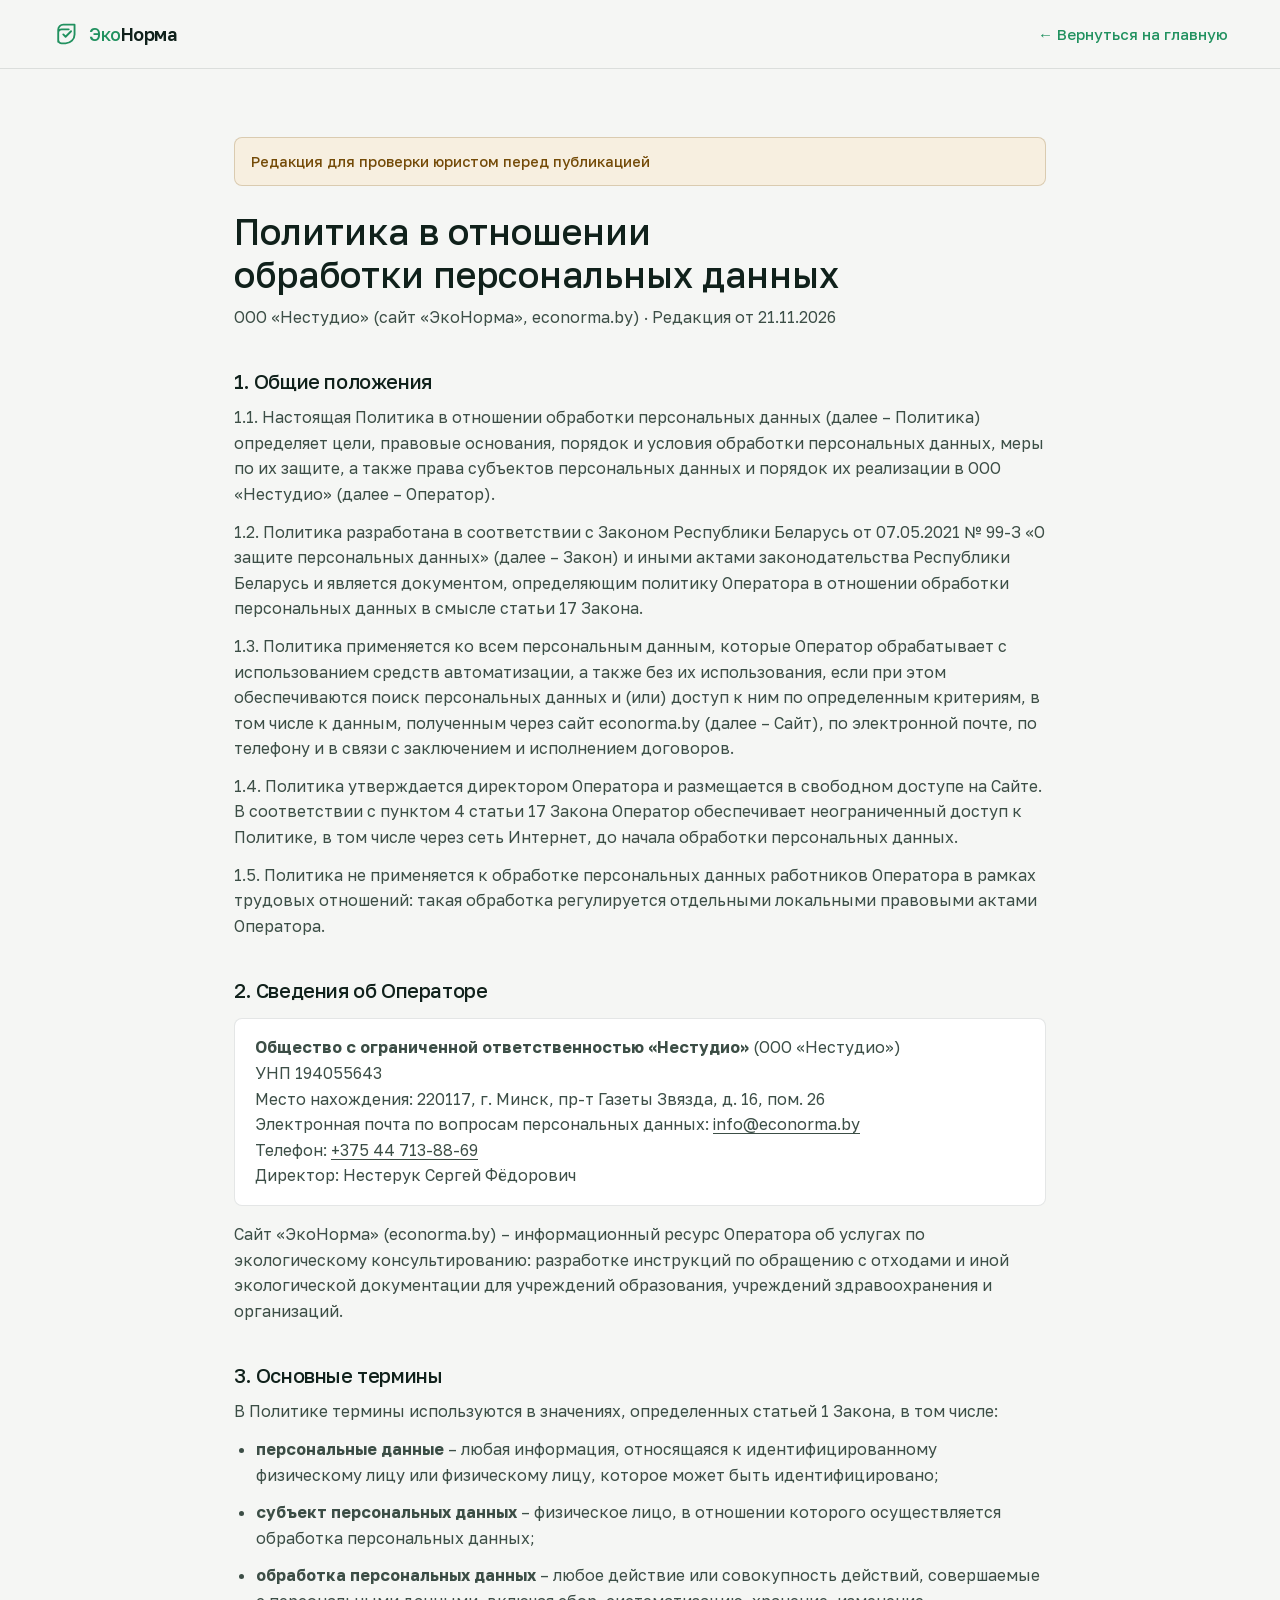
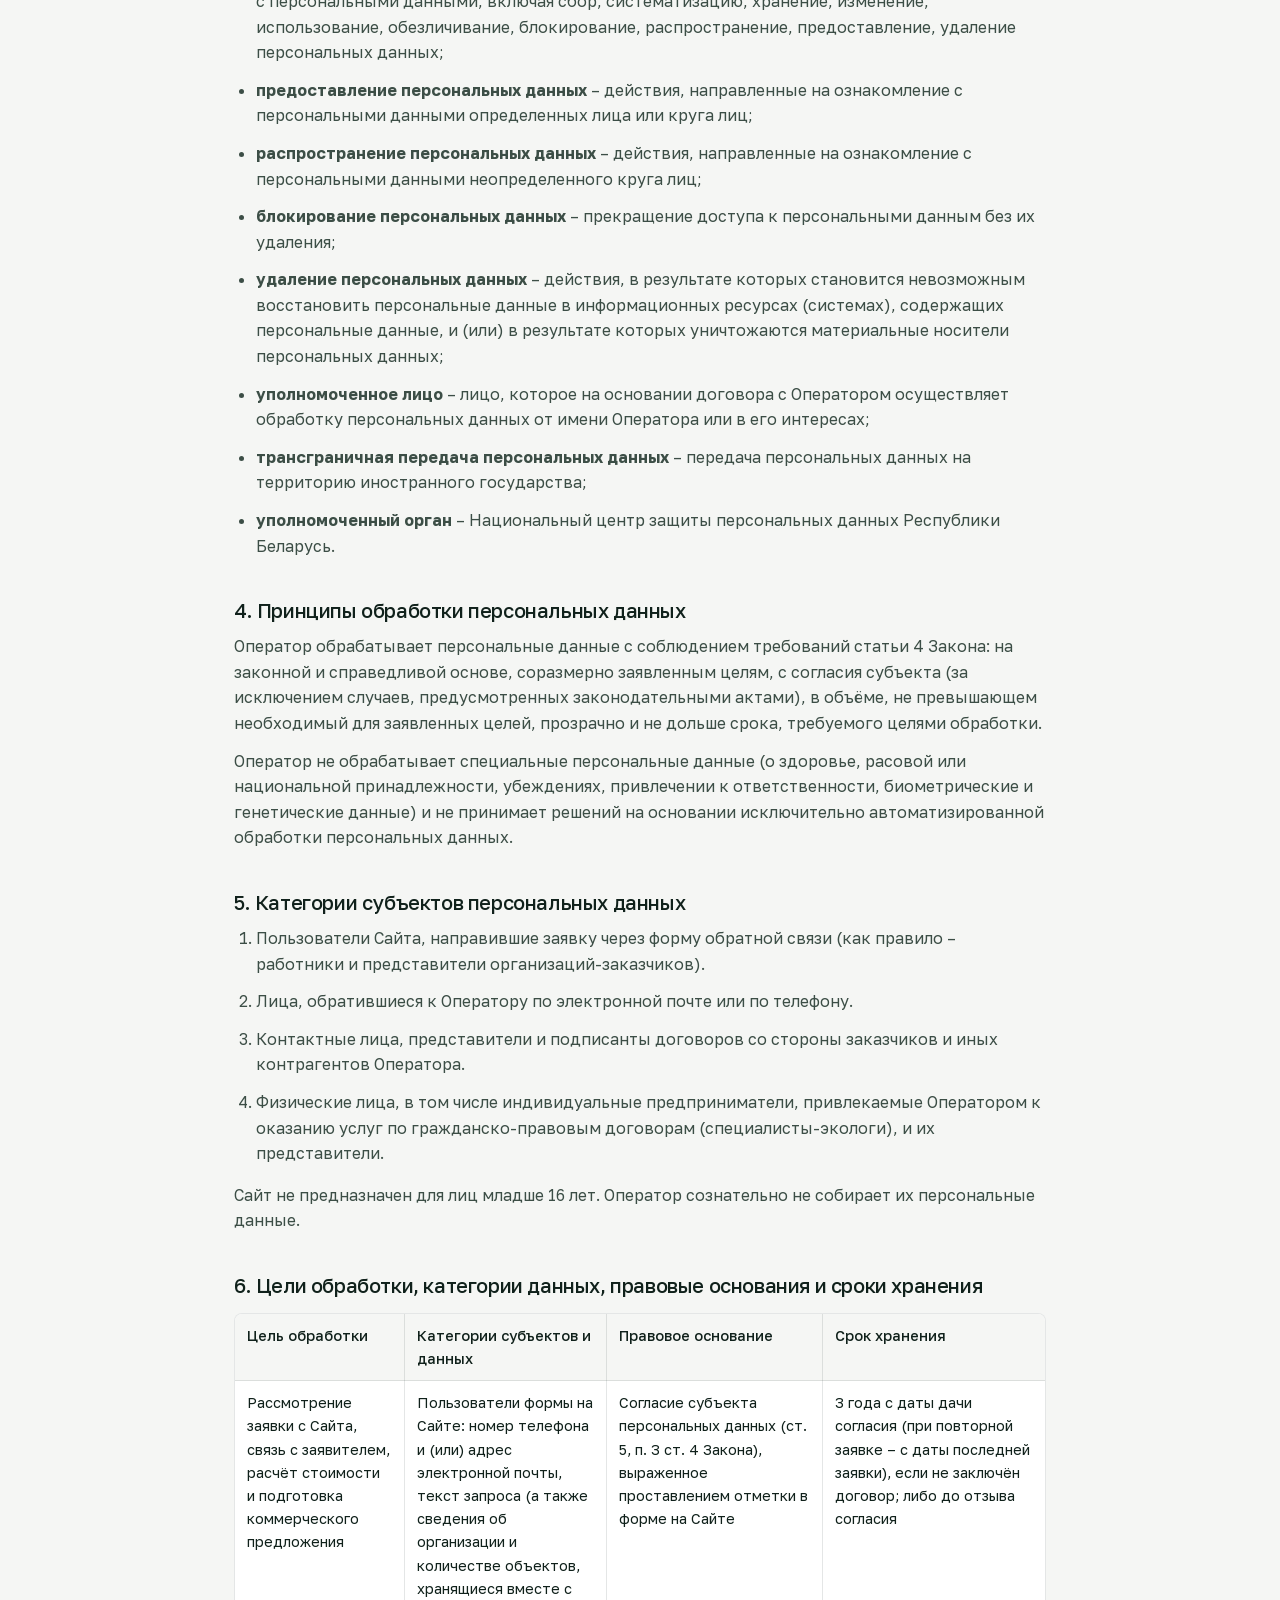
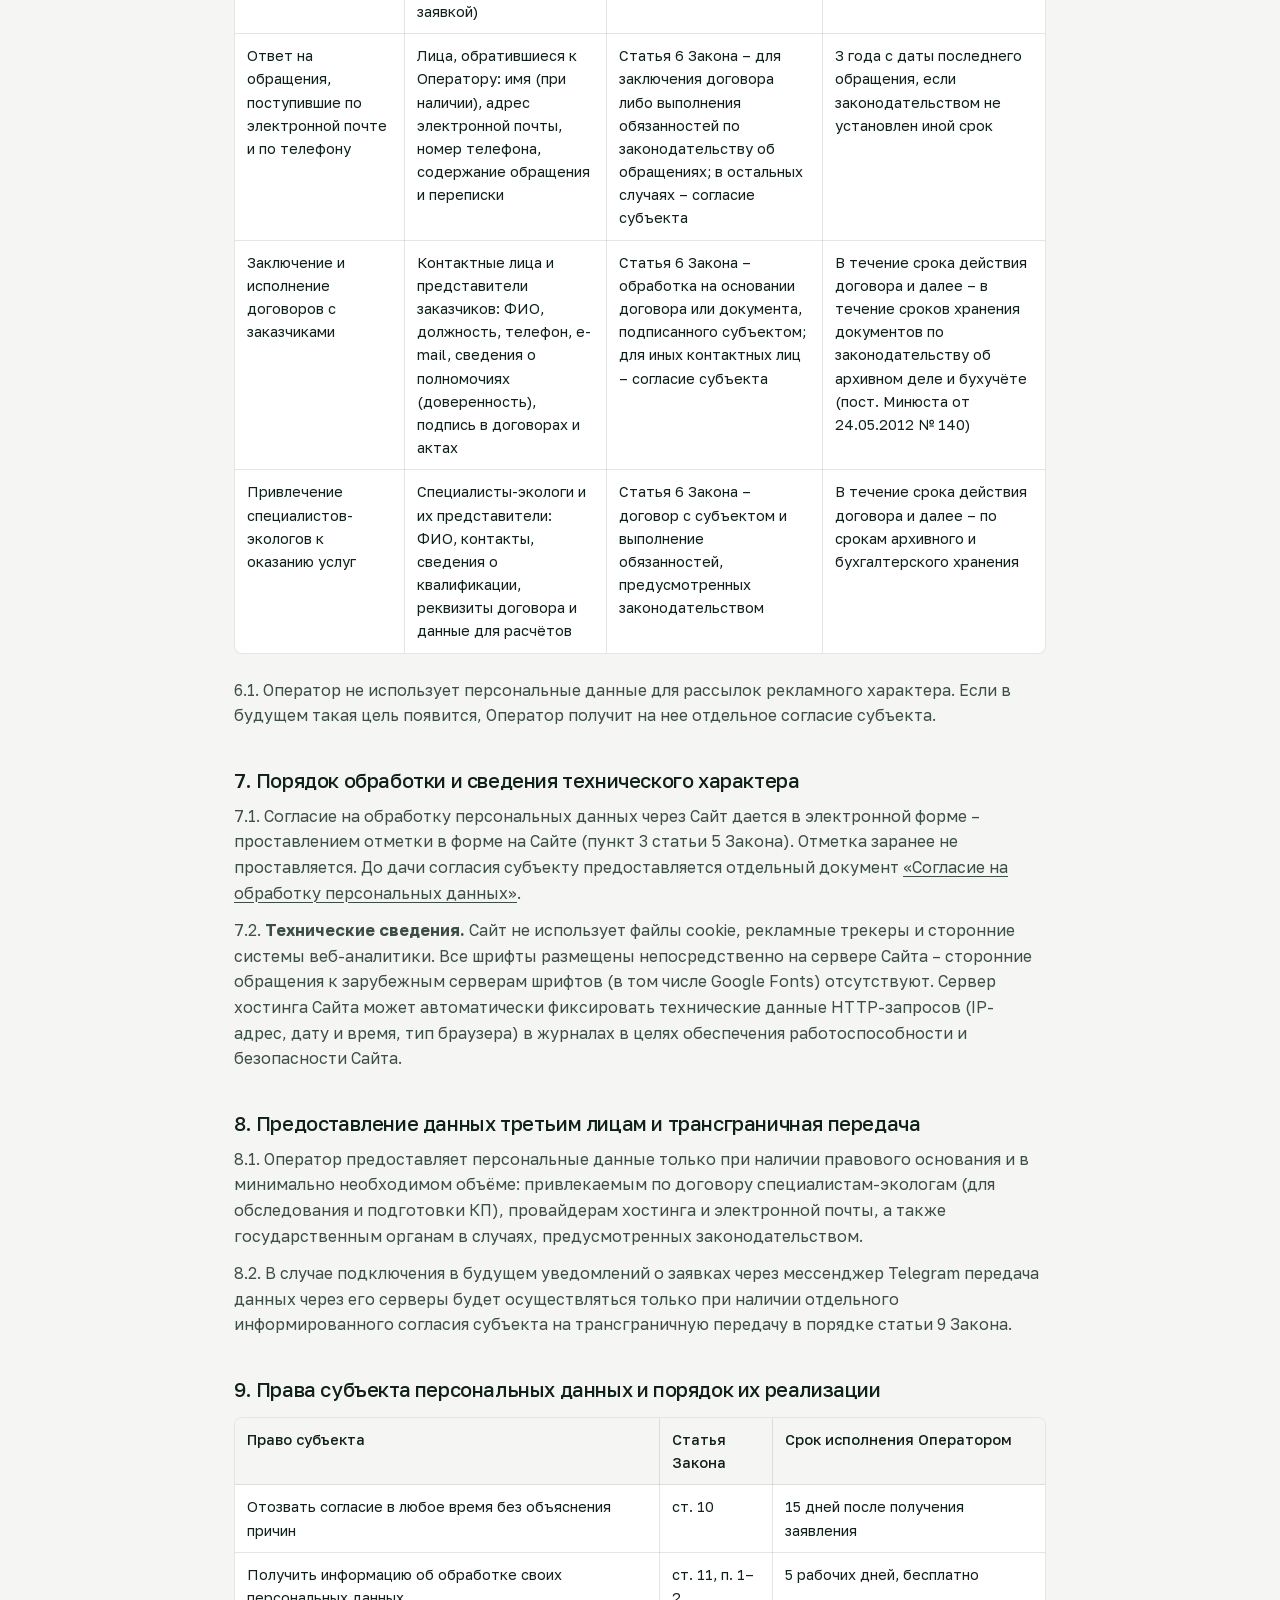
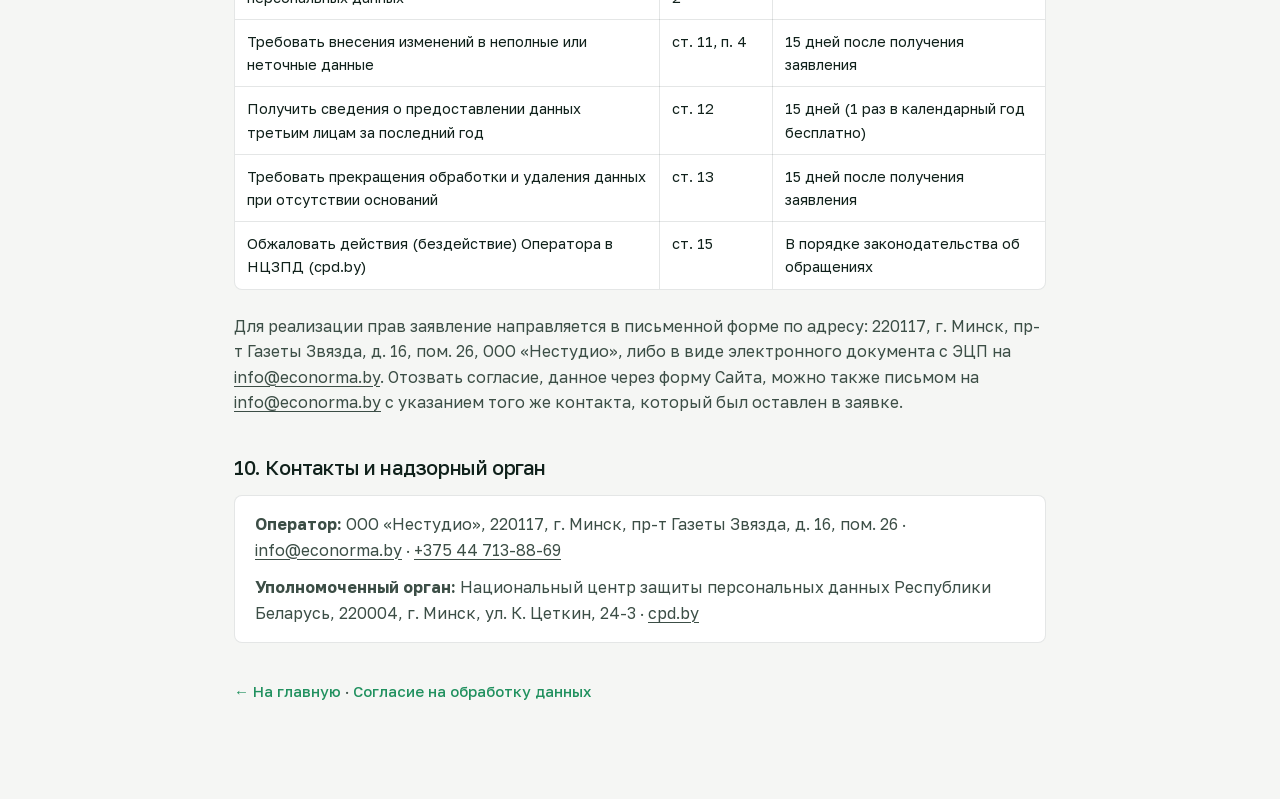
<file: politika.html>
<!doctype html>
<html lang="ru">
<head>
  <meta charset="utf-8">
  <meta name="viewport" content="width=device-width, initial-scale=1">
  <title>Политика в отношении обработки персональных данных – ЭкоНорма</title>
  <meta name="theme-color" content="#F5F6F4">
  <link rel="icon" type="image/svg+xml" href="assets/img/favicon.svg">
  <link rel="stylesheet" href="css/fonts.css">
  <link rel="stylesheet" href="css/tokens.css">
  <link rel="stylesheet" href="css/styles.css">
</head>
<body>
  <header class="site-header">
    <div class="wrap header-inner">
      <a class="brand" href="index.html" aria-label="ЭкоНорма – на главную" translate="no">
        <svg class="brand-mark" viewBox="0 0 36 36" fill="none" aria-hidden="true">
          <path d="M8 28V12.5C8 8.91 10.91 6 14.5 6H29V18.5C29 24.85 23.85 30 17.5 30H12.5C10.01 30 8 27.99 8 25.5V16.5C8 14.01 10.01 12 12.5 12H21.5" stroke="currentColor" stroke-width="2.4" stroke-linecap="round" stroke-linejoin="round"/>
          <path d="M14.5 18.5L17.5 21.5L24.5 14.5" stroke="currentColor" stroke-width="2.4" stroke-linecap="round" stroke-linejoin="round"/>
        </svg>
        <span class="brand-wordmark"><span class="brand-eco">Эко</span><span class="brand-norma">Норма</span></span>
      </a>
      <a class="text-link" href="index.html">← Вернуться на главную</a>
    </div>
  </header>

  <main class="legal-main">
    <div class="legal-note">Редакция для проверки юристом перед публикацией</div>

    <h1>Политика в отношении обработки персональных данных</h1>
    <p>ООО «Нестудио» (сайт «ЭкоНорма», econorma.by) · Редакция от 21.11.2026</p>

    <h2>1. Общие положения</h2>
    <p>1.1. Настоящая Политика в отношении обработки персональных данных (далее – Политика) определяет цели, правовые основания, порядок и условия обработки персональных данных, меры по их защите, а также права субъектов персональных данных и порядок их реализации в ООО «Нестудио» (далее – Оператор).</p>
    <p>1.2. Политика разработана в соответствии с Законом Республики Беларусь от 07.05.2021 № 99-З «О защите персональных данных» (далее – Закон) и иными актами законодательства Республики Беларусь и является документом, определяющим политику Оператора в отношении обработки персональных данных в смысле статьи 17 Закона.</p>
    <p>1.3. Политика применяется ко всем персональным данным, которые Оператор обрабатывает с использованием средств автоматизации, а также без их использования, если при этом обеспечиваются поиск персональных данных и (или) доступ к ним по определенным критериям, в том числе к данным, полученным через сайт econorma.by (далее – Сайт), по электронной почте, по телефону и в связи с заключением и исполнением договоров.</p>
    <p>1.4. Политика утверждается директором Оператора и размещается в свободном доступе на Сайте. В соответствии с пунктом 4 статьи 17 Закона Оператор обеспечивает неограниченный доступ к Политике, в том числе через сеть Интернет, до начала обработки персональных данных.</p>
    <p>1.5. Политика не применяется к обработке персональных данных работников Оператора в рамках трудовых отношений: такая обработка регулируется отдельными локальными правовыми актами Оператора.</p>

    <h2>2. Сведения об Операторе</h2>
    <div class="legal-card">
      <p><strong>Общество с ограниченной ответственностью «Нестудио»</strong> (ООО «Нестудио»)<br>
      УНП 194055643<br>
      Место нахождения: 220117, г. Минск, пр-т Газеты Звязда, д. 16, пом. 26<br>
      Электронная почта по вопросам персональных данных: <a href="mailto:info@econorma.by">info@econorma.by</a><br>
      Телефон: <a href="tel:+375447138869">+375 44 713-88-69</a><br>
      Директор: Нестерук Сергей Фёдорович</p>
    </div>
    <p>Сайт «ЭкоНорма» (econorma.by) – информационный ресурс Оператора об услугах по экологическому консультированию: разработке инструкций по обращению с отходами и иной экологической документации для учреждений образования, учреждений здравоохранения и организаций.</p>

    <h2>3. Основные термины</h2>
    <p>В Политике термины используются в значениях, определенных статьей 1 Закона, в том числе:</p>
    <ul>
      <li><strong>персональные данные</strong> – любая информация, относящаяся к идентифицированному физическому лицу или физическому лицу, которое может быть идентифицировано;</li>
      <li><strong>субъект персональных данных</strong> – физическое лицо, в отношении которого осуществляется обработка персональных данных;</li>
      <li><strong>обработка персональных данных</strong> – любое действие или совокупность действий, совершаемые с персональными данными, включая сбор, систематизацию, хранение, изменение, использование, обезличивание, блокирование, распространение, предоставление, удаление персональных данных;</li>
      <li><strong>предоставление персональных данных</strong> – действия, направленные на ознакомление с персональными данными определенных лица или круга лиц;</li>
      <li><strong>распространение персональных данных</strong> – действия, направленные на ознакомление с персональными данными неопределенного круга лиц;</li>
      <li><strong>блокирование персональных данных</strong> – прекращение доступа к персональными данным без их удаления;</li>
      <li><strong>удаление персональных данных</strong> – действия, в результате которых становится невозможным восстановить персональные данные в информационных ресурсах (системах), содержащих персональные данные, и (или) в результате которых уничтожаются материальные носители персональных данных;</li>
      <li><strong>уполномоченное лицо</strong> – лицо, которое на основании договора с Оператором осуществляет обработку персональных данных от имени Оператора или в его интересах;</li>
      <li><strong>трансграничная передача персональных данных</strong> – передача персональных данных на территорию иностранного государства;</li>
      <li><strong>уполномоченный орган</strong> – Национальный центр защиты персональных данных Республики Беларусь.</li>
    </ul>

    <h2>4. Принципы обработки персональных данных</h2>
    <p>Оператор обрабатывает персональные данные с соблюдением требований статьи 4 Закона: на законной и справедливой основе, соразмерно заявленным целям, с согласия субъекта (за исключением случаев, предусмотренных законодательными актами), в объёме, не превышающем необходимый для заявленных целей, прозрачно и не дольше срока, требуемого целями обработки.</p>
    <p>Оператор не обрабатывает специальные персональные данные (о здоровье, расовой или национальной принадлежности, убеждениях, привлечении к ответственности, биометрические и генетические данные) и не принимает решений на основании исключительно автоматизированной обработки персональных данных.</p>

    <h2>5. Категории субъектов персональных данных</h2>
    <ol>
      <li>Пользователи Сайта, направившие заявку через форму обратной связи (как правило – работники и представители организаций-заказчиков).</li>
      <li>Лица, обратившиеся к Оператору по электронной почте или по телефону.</li>
      <li>Контактные лица, представители и подписанты договоров со стороны заказчиков и иных контрагентов Оператора.</li>
      <li>Физические лица, в том числе индивидуальные предприниматели, привлекаемые Оператором к оказанию услуг по гражданско-правовым договорам (специалисты-экологи), и их представители.</li>
    </ol>
    <p>Сайт не предназначен для лиц младше 16 лет. Оператор сознательно не собирает их персональные данные.</p>

    <h2>6. Цели обработки, категории данных, правовые основания и сроки хранения</h2>
    <div class="legal-table-wrap">
      <table class="legal-table">
        <thead>
          <tr>
            <th>Цель обработки</th>
            <th>Категории субъектов и данных</th>
            <th>Правовое основание</th>
            <th>Срок хранения</th>
          </tr>
        </thead>
        <tbody>
          <tr>
            <td>Рассмотрение заявки с Сайта, связь с заявителем, расчёт стоимости и подготовка коммерческого предложения</td>
            <td>Пользователи формы на Сайте: номер телефона и (или) адрес электронной почты, текст запроса (а также сведения об организации и количестве объектов, хранящиеся вместе с заявкой)</td>
            <td>Согласие субъекта персональных данных (ст. 5, п. 3 ст. 4 Закона), выраженное проставлением отметки в форме на Сайте</td>
            <td>3 года с даты дачи согласия (при повторной заявке – с даты последней заявки), если не заключён договор; либо до отзыва согласия</td>
          </tr>
          <tr>
            <td>Ответ на обращения, поступившие по электронной почте и по телефону</td>
            <td>Лица, обратившиеся к Оператору: имя (при наличии), адрес электронной почты, номер телефона, содержание обращения и переписки</td>
            <td>Статья 6 Закона – для заключения договора либо выполнения обязанностей по законодательству об обращениях; в остальных случаях – согласие субъекта</td>
            <td>3 года с даты последнего обращения, если законодательством не установлен иной срок</td>
          </tr>
          <tr>
            <td>Заключение и исполнение договоров с заказчиками</td>
            <td>Контактные лица и представители заказчиков: ФИО, должность, телефон, e-mail, сведения о полномочиях (доверенность), подпись в договорах и актах</td>
            <td>Статья 6 Закона – обработка на основании договора или документа, подписанного субъектом; для иных контактных лиц – согласие субъекта</td>
            <td>В течение срока действия договора и далее – в течение сроков хранения документов по законодательству об архивном деле и бухучёте (пост. Минюста от 24.05.2012 № 140)</td>
          </tr>
          <tr>
            <td>Привлечение специалистов-экологов к оказанию услуг</td>
            <td>Специалисты-экологи и их представители: ФИО, контакты, сведения о квалификации, реквизиты договора и данные для расчётов</td>
            <td>Статья 6 Закона – договор с субъектом и выполнение обязанностей, предусмотренных законодательством</td>
            <td>В течение срока действия договора и далее – по срокам архивного и бухгалтерского хранения</td>
          </tr>
        </tbody>
      </table>
    </div>
    <p>6.1. Оператор не использует персональные данные для рассылок рекламного характера. Если в будущем такая цель появится, Оператор получит на нее отдельное согласие субъекта.</p>

    <h2>7. Порядок обработки и сведения технического характера</h2>
    <p>7.1. Согласие на обработку персональных данных через Сайт дается в электронной форме – проставлением отметки в форме на Сайте (пункт 3 статьи 5 Закона). Отметка заранее не проставляется. До дачи согласия субъекту предоставляется отдельный документ <a href="soglasie.html">«Согласие на обработку персональных данных»</a>.</p>
    <p>7.2. <strong>Технические сведения.</strong> Сайт не использует файлы cookie, рекламные трекеры и сторонние системы веб-аналитики. Все шрифты размещены непосредственно на сервере Сайта – сторонние обращения к зарубежным серверам шрифтов (в том числе Google Fonts) отсутствуют. Сервер хостинга Сайта может автоматически фиксировать технические данные HTTP-запросов (IP-адрес, дату и время, тип браузера) в журналах в целях обеспечения работоспособности и безопасности Сайта.</p>

    <h2>8. Предоставление данных третьим лицам и трансграничная передача</h2>
    <p>8.1. Оператор предоставляет персональные данные только при наличии правового основания и в минимально необходимом объёме: привлекаемым по договору специалистам-экологам (для обследования и подготовки КП), провайдерам хостинга и электронной почты, а также государственным органам в случаях, предусмотренных законодательством.</p>
    <p>8.2. В случае подключения в будущем уведомлений о заявках через мессенджер Telegram передача данных через его серверы будет осуществляться только при наличии отдельного информированного согласия субъекта на трансграничную передачу в порядке статьи 9 Закона.</p>

    <h2>9. Права субъекта персональных данных и порядок их реализации</h2>
    <div class="legal-table-wrap">
      <table class="legal-table">
        <thead>
          <tr>
            <th>Право субъекта</th>
            <th>Статья Закона</th>
            <th>Срок исполнения Оператором</th>
          </tr>
        </thead>
        <tbody>
          <tr><td>Отозвать согласие в любое время без объяснения причин</td><td>ст. 10</td><td>15 дней после получения заявления</td></tr>
          <tr><td>Получить информацию об обработке своих персональных данных</td><td>ст. 11, п. 1–2</td><td>5 рабочих дней, бесплатно</td></tr>
          <tr><td>Требовать внесения изменений в неполные или неточные данные</td><td>ст. 11, п. 4</td><td>15 дней после получения заявления</td></tr>
          <tr><td>Получить сведения о предоставлении данных третьим лицам за последний год</td><td>ст. 12</td><td>15 дней (1 раз в календарный год бесплатно)</td></tr>
          <tr><td>Требовать прекращения обработки и удаления данных при отсутствии оснований</td><td>ст. 13</td><td>15 дней после получения заявления</td></tr>
          <tr><td>Обжаловать действия (бездействие) Оператора в НЦЗПД (cpd.by)</td><td>ст. 15</td><td>В порядке законодательства об обращениях</td></tr>
        </tbody>
      </table>
    </div>
    <p>Для реализации прав заявление направляется в письменной форме по адресу: 220117, г. Минск, пр-т Газеты Звязда, д. 16, пом. 26, ООО «Нестудио», либо в виде электронного документа с ЭЦП на <a href="mailto:info@econorma.by">info@econorma.by</a>. Отозвать согласие, данное через форму Сайта, можно также письмом на <a href="mailto:info@econorma.by">info@econorma.by</a> с указанием того же контакта, который был оставлен в заявке.</p>

    <h2>10. Контакты и надзорный орган</h2>
    <div class="legal-card">
      <p><strong>Оператор:</strong> ООО «Нестудио», 220117, г. Минск, пр-т Газеты Звязда, д. 16, пом. 26 · <a href="mailto:info@econorma.by">info@econorma.by</a> · <a href="tel:+375447138869">+375 44 713-88-69</a></p>
      <p><strong>Уполномоченный орган:</strong> Национальный центр защиты персональных данных Республики Беларусь, 220004, г. Минск, ул. К. Цеткин, 24-3 · <a href="https://cpd.by" rel="noopener">cpd.by</a></p>
    </div>

    <p style="margin-top:32px"><a class="text-link" href="index.html">← На главную</a> · <a class="text-link" href="soglasie.html">Согласие на обработку данных</a></p>
  </main>
</body>
</html>
</file>
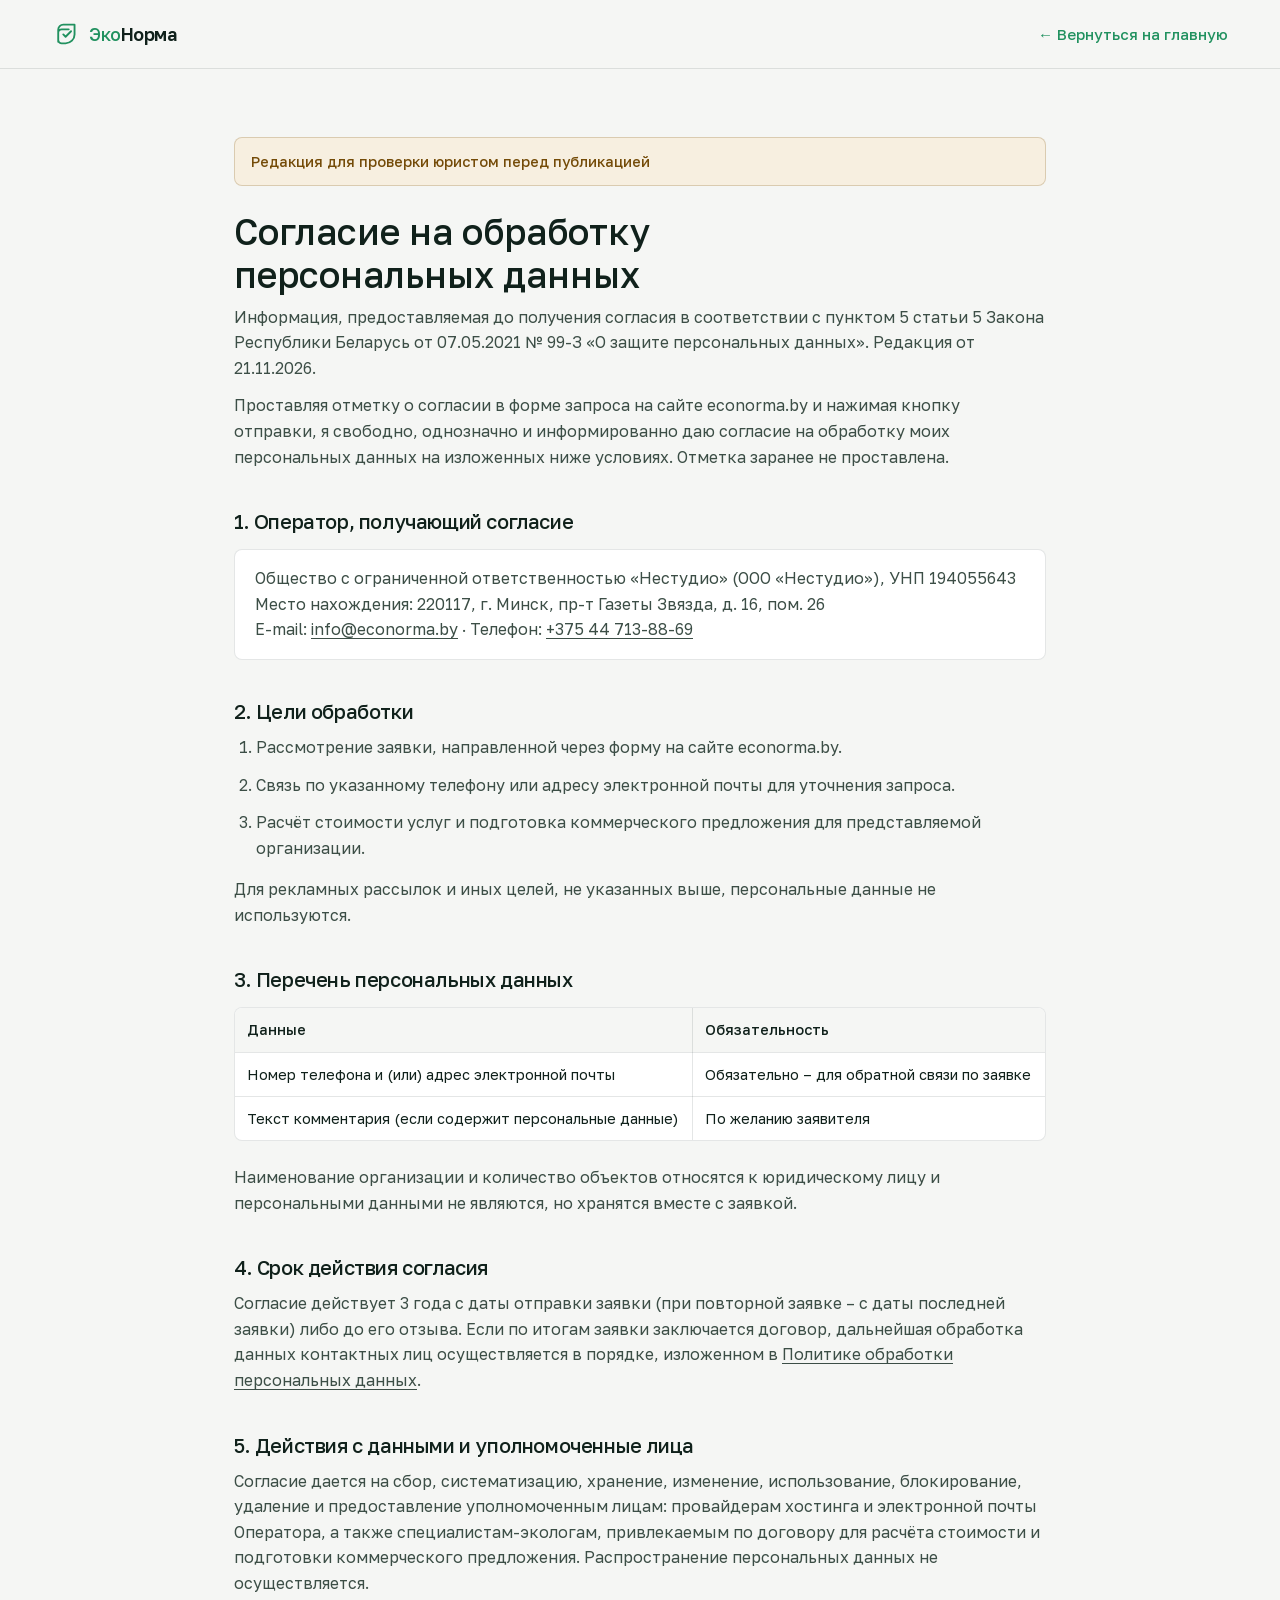
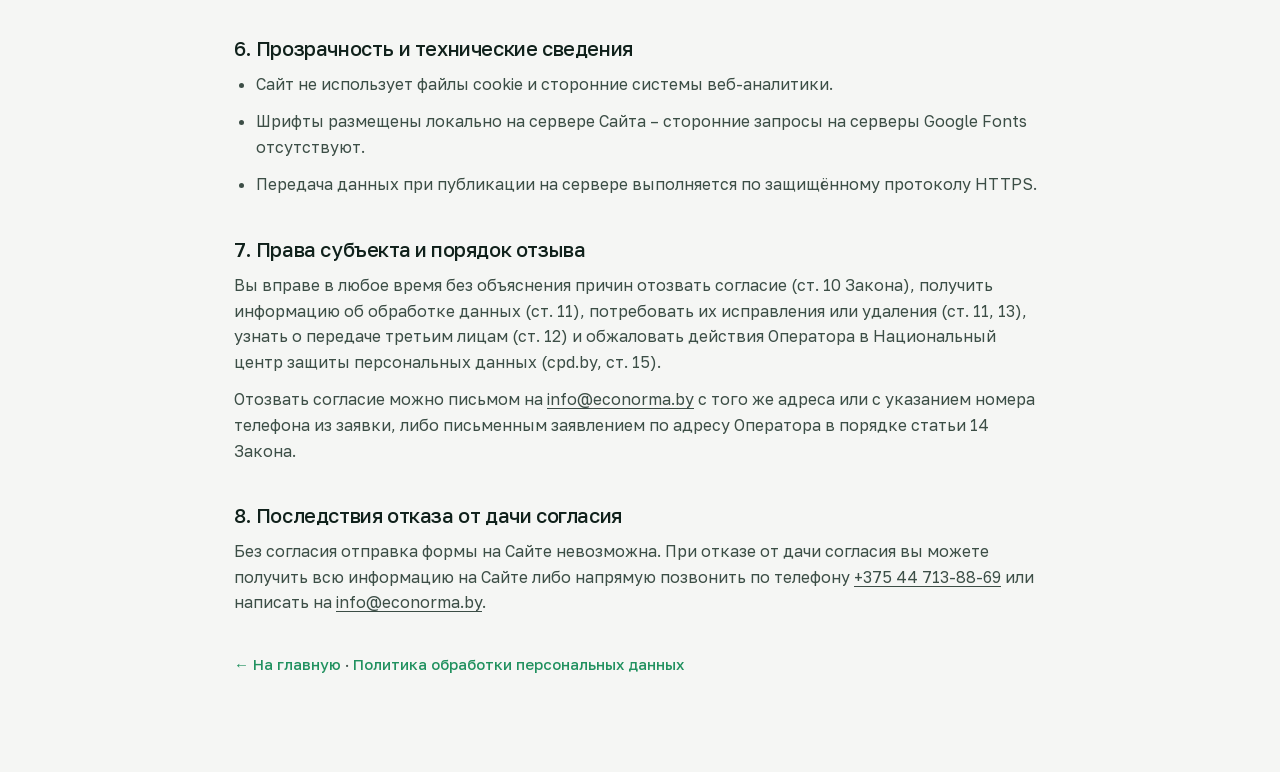
<file: soglasie.html>
<!doctype html>
<html lang="ru">
<head>
  <meta charset="utf-8">
  <meta name="viewport" content="width=device-width, initial-scale=1">
  <title>Согласие на обработку персональных данных – ЭкоНорма</title>
  <meta name="theme-color" content="#F5F6F4">
  <link rel="icon" type="image/svg+xml" href="assets/img/favicon.svg">
  <link rel="stylesheet" href="css/fonts.css">
  <link rel="stylesheet" href="css/tokens.css">
  <link rel="stylesheet" href="css/styles.css">
</head>
<body>
  <header class="site-header">
    <div class="wrap header-inner">
      <a class="brand" href="index.html" aria-label="ЭкоНорма – на главную" translate="no">
        <svg class="brand-mark" viewBox="0 0 36 36" fill="none" aria-hidden="true">
          <path d="M8 28V12.5C8 8.91 10.91 6 14.5 6H29V18.5C29 24.85 23.85 30 17.5 30H12.5C10.01 30 8 27.99 8 25.5V16.5C8 14.01 10.01 12 12.5 12H21.5" stroke="currentColor" stroke-width="2.4" stroke-linecap="round" stroke-linejoin="round"/>
          <path d="M14.5 18.5L17.5 21.5L24.5 14.5" stroke="currentColor" stroke-width="2.4" stroke-linecap="round" stroke-linejoin="round"/>
        </svg>
        <span class="brand-wordmark"><span class="brand-eco">Эко</span><span class="brand-norma">Норма</span></span>
      </a>
      <a class="text-link" href="index.html">← Вернуться на главную</a>
    </div>
  </header>

  <main class="legal-main">
    <div class="legal-note">Редакция для проверки юристом перед публикацией</div>

    <h1>Согласие на обработку персональных данных</h1>
    <p>Информация, предоставляемая до получения согласия в соответствии с пунктом 5 статьи 5 Закона Республики Беларусь от 07.05.2021 № 99-З «О защите персональных данных». Редакция от 21.11.2026.</p>

    <p>Проставляя отметку о согласии в форме запроса на сайте econorma.by и нажимая кнопку отправки, я свободно, однозначно и информированно даю согласие на обработку моих персональных данных на изложенных ниже условиях. Отметка заранее не проставлена.</p>

    <h2>1. Оператор, получающий согласие</h2>
    <div class="legal-card">
      <p>Общество с ограниченной ответственностью «Нестудио» (ООО «Нестудио»), УНП 194055643<br>
      Место нахождения: 220117, г. Минск, пр-т Газеты Звязда, д. 16, пом. 26<br>
      E-mail: <a href="mailto:info@econorma.by">info@econorma.by</a> · Телефон: <a href="tel:+375447138869">+375 44 713-88-69</a></p>
    </div>

    <h2>2. Цели обработки</h2>
    <ol>
      <li>Рассмотрение заявки, направленной через форму на сайте econorma.by.</li>
      <li>Связь по указанному телефону или адресу электронной почты для уточнения запроса.</li>
      <li>Расчёт стоимости услуг и подготовка коммерческого предложения для представляемой организации.</li>
    </ol>
    <p>Для рекламных рассылок и иных целей, не указанных выше, персональные данные не используются.</p>

    <h2>3. Перечень персональных данных</h2>
    <div class="legal-table-wrap">
      <table class="legal-table">
        <thead>
          <tr><th>Данные</th><th>Обязательность</th></tr>
        </thead>
        <tbody>
          <tr><td>Номер телефона и (или) адрес электронной почты</td><td>Обязательно – для обратной связи по заявке</td></tr>
          <tr><td>Текст комментария (если содержит персональные данные)</td><td>По желанию заявителя</td></tr>
        </tbody>
      </table>
    </div>
    <p>Наименование организации и количество объектов относятся к юридическому лицу и персональными данными не являются, но хранятся вместе с заявкой.</p>

    <h2>4. Срок действия согласия</h2>
    <p>Согласие действует 3 года с даты отправки заявки (при повторной заявке – с даты последней заявки) либо до его отзыва. Если по итогам заявки заключается договор, дальнейшая обработка данных контактных лиц осуществляется в порядке, изложенном в <a href="politika.html">Политике обработки персональных данных</a>.</p>

    <h2>5. Действия с данными и уполномоченные лица</h2>
    <p>Согласие дается на сбор, систематизацию, хранение, изменение, использование, блокирование, удаление и предоставление уполномоченным лицам: провайдерам хостинга и электронной почты Оператора, а также специалистам-экологам, привлекаемым по договору для расчёта стоимости и подготовки коммерческого предложения. Распространение персональных данных не осуществляется.</p>

    <h2>6. Прозрачность и технические сведения</h2>
    <ul>
      <li>Сайт не использует файлы cookie и сторонние системы веб-аналитики.</li>
      <li>Шрифты размещены локально на сервере Сайта – сторонние запросы на серверы Google Fonts отсутствуют.</li>
      <li>Передача данных при публикации на сервере выполняется по защищённому протоколу HTTPS.</li>
    </ul>

    <h2>7. Права субъекта и порядок отзыва</h2>
    <p>Вы вправе в любое время без объяснения причин отозвать согласие (ст. 10 Закона), получить информацию об обработке данных (ст. 11), потребовать их исправления или удаления (ст. 11, 13), узнать о передаче третьим лицам (ст. 12) и обжаловать действия Оператора в Национальный центр защиты персональных данных (cpd.by, ст. 15).</p>
    <p>Отозвать согласие можно письмом на <a href="mailto:info@econorma.by">info@econorma.by</a> с того же адреса или с указанием номера телефона из заявки, либо письменным заявлением по адресу Оператора в порядке статьи 14 Закона.</p>

    <h2>8. Последствия отказа от дачи согласия</h2>
    <p>Без согласия отправка формы на Сайте невозможна. При отказе от дачи согласия вы можете получить всю информацию на Сайте либо напрямую позвонить по телефону <a href="tel:+375447138869">+375 44 713-88-69</a> или написать на <a href="mailto:info@econorma.by">info@econorma.by</a>.</p>

    <p style="margin-top:32px"><a class="text-link" href="index.html">← На главную</a> · <a class="text-link" href="politika.html">Политика обработки персональных данных</a></p>
  </main>
</body>
</html>
</file>
<file: css/fonts.css>
/* Self-hosted Cyrillic & Latin fonts (Paratype: Golos Text, PT Mono, PT Serif).
   Zero external font requests – compliant with Belarus Law № 99-З. */

/* Golos Text (Variable 400..700) */
@font-face {
  font-family: 'Golos Text';
  font-style: normal;
  font-weight: 400 700;
  font-display: swap;
  src: url('../assets/fonts/golos-text-400-normal-cyrillic-ext.woff2') format('woff2');
  unicode-range: U+0460-052F, U+1C80-1C8A, U+20B4, U+2DE0-2DFF, U+A640-A69F, U+FE2E-FE2F;
}

@font-face {
  font-family: 'Golos Text';
  font-style: normal;
  font-weight: 400 700;
  font-display: swap;
  src: url('../assets/fonts/golos-text-400-normal-cyrillic.woff2') format('woff2');
  unicode-range: U+0301, U+0400-045F, U+0490-0491, U+04B0-04B1, U+2116;
}

@font-face {
  font-family: 'Golos Text';
  font-style: normal;
  font-weight: 400 700;
  font-display: swap;
  src: url('../assets/fonts/golos-text-400-normal-latin-ext.woff2') format('woff2');
  unicode-range: U+0100-02BA, U+02BD-02C5, U+02C7-02CC, U+02CE-02D7, U+02DD-02FF, U+0304, U+0308, U+0329, U+1D00-1DBF, U+1E00-1E9F, U+1EF2-1EFF, U+2020, U+20A0-20AB, U+20AD-20C4, U+2113, U+2C60-2C7F, U+A720-A7FF;
}

@font-face {
  font-family: 'Golos Text';
  font-style: normal;
  font-weight: 400 700;
  font-display: swap;
  src: url('../assets/fonts/golos-text-400-normal-latin.woff2') format('woff2');
  unicode-range: U+0000-00FF, U+0131, U+0152-0153, U+02BB-02BC, U+02C6, U+02DA, U+02DC, U+0304, U+0308, U+0329, U+2000-206F, U+20AC, U+2122, U+2191, U+2193, U+2212, U+2215, U+FEFF, U+FFFD;
}

/* PT Mono (400) – classifier codes, UNP, IBAN, regulatory indices */
@font-face {
  font-family: 'PT Mono';
  font-style: normal;
  font-weight: 400;
  font-display: swap;
  src: url('../assets/fonts/pt-mono-400-normal-cyrillic-ext.woff2') format('woff2');
  unicode-range: U+0460-052F, U+1C80-1C8A, U+20B4, U+2DE0-2DFF, U+A640-A69F, U+FE2E-FE2F;
}

@font-face {
  font-family: 'PT Mono';
  font-style: normal;
  font-weight: 400;
  font-display: swap;
  src: url('../assets/fonts/pt-mono-400-normal-cyrillic.woff2') format('woff2');
  unicode-range: U+0301, U+0400-045F, U+0490-0491, U+04B0-04B1, U+2116;
}

@font-face {
  font-family: 'PT Mono';
  font-style: normal;
  font-weight: 400;
  font-display: swap;
  src: url('../assets/fonts/pt-mono-400-normal-latin-ext.woff2') format('woff2');
  unicode-range: U+0100-02BA, U+02BD-02C5, U+02C7-02CC, U+02CE-02D7, U+02DD-02FF, U+0304, U+0308, U+0329, U+1D00-1DBF, U+1E00-1E9F, U+1EF2-1EFF, U+2020, U+20A0-20AB, U+20AD-20C4, U+2113, U+2C60-2C7F, U+A720-A7FF;
}

@font-face {
  font-family: 'PT Mono';
  font-style: normal;
  font-weight: 400;
  font-display: swap;
  src: url('../assets/fonts/pt-mono-400-normal-latin.woff2') format('woff2');
  unicode-range: U+0000-00FF, U+0131, U+0152-0153, U+02BB-02BC, U+02C6, U+02DA, U+02DC, U+0304, U+0308, U+0329, U+2000-206F, U+20AC, U+2122, U+2191, U+2193, U+2212, U+2215, U+FEFF, U+FFFD;
}

/* PT Serif (400, 400 italic, 700) – authentic A4 regulatory document sheets */
@font-face {
  font-family: 'PT Serif';
  font-style: normal;
  font-weight: 400;
  font-display: swap;
  src: url('../assets/fonts/pt-serif-400-normal-cyrillic-ext.woff2') format('woff2');
  unicode-range: U+0460-052F, U+1C80-1C8A, U+20B4, U+2DE0-2DFF, U+A640-A69F, U+FE2E-FE2F;
}

@font-face {
  font-family: 'PT Serif';
  font-style: normal;
  font-weight: 400;
  font-display: swap;
  src: url('../assets/fonts/pt-serif-400-normal-cyrillic.woff2') format('woff2');
  unicode-range: U+0301, U+0400-045F, U+0490-0491, U+04B0-04B1, U+2116;
}

@font-face {
  font-family: 'PT Serif';
  font-style: normal;
  font-weight: 400;
  font-display: swap;
  src: url('../assets/fonts/pt-serif-400-normal-latin-ext.woff2') format('woff2');
  unicode-range: U+0100-02BA, U+02BD-02C5, U+02C7-02CC, U+02CE-02D7, U+02DD-02FF, U+0304, U+0308, U+0329, U+1D00-1DBF, U+1E00-1E9F, U+1EF2-1EFF, U+2020, U+20A0-20AB, U+20AD-20C4, U+2113, U+2C60-2C7F, U+A720-A7FF;
}

@font-face {
  font-family: 'PT Serif';
  font-style: normal;
  font-weight: 400;
  font-display: swap;
  src: url('../assets/fonts/pt-serif-400-normal-latin.woff2') format('woff2');
  unicode-range: U+0000-00FF, U+0131, U+0152-0153, U+02BB-02BC, U+02C6, U+02DA, U+02DC, U+0304, U+0308, U+0329, U+2000-206F, U+20AC, U+2122, U+2191, U+2193, U+2212, U+2215, U+FEFF, U+FFFD;
}

@font-face {
  font-family: 'PT Serif';
  font-style: italic;
  font-weight: 400;
  font-display: swap;
  src: url('../assets/fonts/pt-serif-400-italic-cyrillic-ext.woff2') format('woff2');
  unicode-range: U+0460-052F, U+1C80-1C8A, U+20B4, U+2DE0-2DFF, U+A640-A69F, U+FE2E-FE2F;
}

@font-face {
  font-family: 'PT Serif';
  font-style: italic;
  font-weight: 400;
  font-display: swap;
  src: url('../assets/fonts/pt-serif-400-italic-cyrillic.woff2') format('woff2');
  unicode-range: U+0301, U+0400-045F, U+0490-0491, U+04B0-04B1, U+2116;
}

@font-face {
  font-family: 'PT Serif';
  font-style: italic;
  font-weight: 400;
  font-display: swap;
  src: url('../assets/fonts/pt-serif-400-italic-latin-ext.woff2') format('woff2');
  unicode-range: U+0100-02BA, U+02BD-02C5, U+02C7-02CC, U+02CE-02D7, U+02DD-02FF, U+0304, U+0308, U+0329, U+1D00-1DBF, U+1E00-1E9F, U+1EF2-1EFF, U+2020, U+20A0-20AB, U+20AD-20C4, U+2113, U+2C60-2C7F, U+A720-A7FF;
}

@font-face {
  font-family: 'PT Serif';
  font-style: italic;
  font-weight: 400;
  font-display: swap;
  src: url('../assets/fonts/pt-serif-400-italic-latin.woff2') format('woff2');
  unicode-range: U+0000-00FF, U+0131, U+0152-0153, U+02BB-02BC, U+02C6, U+02DA, U+02DC, U+0304, U+0308, U+0329, U+2000-206F, U+20AC, U+2122, U+2191, U+2193, U+2212, U+2215, U+FEFF, U+FFFD;
}

@font-face {
  font-family: 'PT Serif';
  font-style: normal;
  font-weight: 700;
  font-display: swap;
  src: url('../assets/fonts/pt-serif-700-normal-cyrillic-ext.woff2') format('woff2');
  unicode-range: U+0460-052F, U+1C80-1C8A, U+20B4, U+2DE0-2DFF, U+A640-A69F, U+FE2E-FE2F;
}

@font-face {
  font-family: 'PT Serif';
  font-style: normal;
  font-weight: 700;
  font-display: swap;
  src: url('../assets/fonts/pt-serif-700-normal-cyrillic.woff2') format('woff2');
  unicode-range: U+0301, U+0400-045F, U+0490-0491, U+04B0-04B1, U+2116;
}

@font-face {
  font-family: 'PT Serif';
  font-style: normal;
  font-weight: 700;
  font-display: swap;
  src: url('../assets/fonts/pt-serif-700-normal-latin-ext.woff2') format('woff2');
  unicode-range: U+0100-02BA, U+02BD-02C5, U+02C7-02CC, U+02CE-02D7, U+02DD-02FF, U+0304, U+0308, U+0329, U+1D00-1DBF, U+1E00-1E9F, U+1EF2-1EFF, U+2020, U+20A0-20AB, U+20AD-20C4, U+2113, U+2C60-2C7F, U+A720-A7FF;
}

@font-face {
  font-family: 'PT Serif';
  font-style: normal;
  font-weight: 700;
  font-display: swap;
  src: url('../assets/fonts/pt-serif-700-normal-latin.woff2') format('woff2');
  unicode-range: U+0000-00FF, U+0131, U+0152-0153, U+02BB-02BC, U+02C6, U+02DA, U+02DC, U+0304, U+0308, U+0329, U+2000-206F, U+20AC, U+2122, U+2191, U+2193, U+2212, U+2215, U+FEFF, U+FFFD;
}
</file>
<file: css/tokens.css>
/* Design tokens for ЭкоНорма v2
   Warm mineral archival paper + crisp A4 sheets + deep institutional pine.
   All foreground/background pairs verified WCAG AA (>= 4.5:1 body, >= 3:1 large). */

:root {
  /* Surfaces */
  --bg-ground: #F5F6F4;
  --bg-surface: #FFFFFF;
  --bg-subtle: #EAF5EF;
  --bg-hover: #E1EBE5;
  --bg-dark: #0E4F35;
  --bg-dark-raised: #155E40;
  --bg-dark-deep: #0A3F2A;

  /* Borders */
  --border-hairline: rgba(16, 33, 27, 0.11);
  --border-strong: rgba(16, 33, 27, 0.24);
  --border-dark: rgba(243, 246, 244, 0.15);
  --border-dark-strong: rgba(243, 246, 244, 0.30);

  /* Ink */
  --ink-primary: #10211B;
  --ink-secondary: #3C4E46;
  --ink-muted: #53655D;

  --ink-on-dark: #F3F6F4;
  --ink-on-dark-secondary: #C5D5CD;
  --ink-on-dark-muted: #98B2A5;

  /* Brand Accent (WCAG AAA/AA verified) */
  --accent: #21915F;
  --accent-hover: #187A4E;
  --accent-soft: #E3F3EA;
  --accent-soft-ink: #176B45;
  --accent-on-dark: #7EE2AE;

  /* Semantic statuses */
  --status-ok-bg: #E2F2E9;
  --status-ok-ink: #0F5736;
  --status-info-bg: #E6EEF6;
  --status-info-ink: #1C4A6E;
  --status-warn-bg: #F7EFE0;
  --status-warn-ink: #744B08;
  --status-err-bg: #FAEAEA;
  --status-err-ink: #991E1E;

  /* Typography */
  --font-sans: 'Golos Text', -apple-system, BlinkMacSystemFont, 'Segoe UI', Roboto, sans-serif;
  --font-mono: 'PT Mono', ui-monospace, 'SFMono-Regular', Menlo, Consolas, monospace;
  --font-doc: 'PT Serif', Georgia, 'Times New Roman', serif;

  /* Spacing scale (4px grid) */
  --s-1: 4px;
  --s-2: 8px;
  --s-3: 12px;
  --s-4: 16px;
  --s-5: 20px;
  --s-6: 24px;
  --s-8: 32px;
  --s-10: 40px;
  --s-12: 48px;
  --s-16: 64px;
  --s-20: 80px;
  --s-24: 96px;

  /* Radii */
  --r-xs: 4px;
  --r-sm: 8px;
  --r-md: 12px;
  --r-lg: 16px;

  /* Elevation */
  --shadow-sheet: 0 1px 2px rgba(16, 33, 27, 0.06), 0 14px 32px -12px rgba(16, 33, 27, 0.16);
  --shadow-card: 0 1px 2px rgba(16, 33, 27, 0.04), 0 8px 20px -10px rgba(16, 33, 27, 0.10);
  --shadow-modal: 0 24px 64px -20px rgba(7, 27, 21, 0.58);

  /* Motion */
  --ease: cubic-bezier(0.22, 1, 0.36, 1);
  --dur-fast: 150ms;
  --dur-mid: 220ms;

  /* Layout */
  --container: 1240px;
  --header-h: 68px;
}
</file>
<file: css/docs.css>
/* Authentic A4 regulatory document sheets (used in hero preview, sample gallery, and reader modal) */

.doc-paper {
  width: 794px;
  background-color: #FFFFFF;
  color: #1A1F1D;
  padding: 64px 72px 56px;
  font-family: var(--font-doc);
  font-size: 14.5px;
  line-height: 1.52;
  position: relative;
  background-image: url("data:image/svg+xml,%3Csvg xmlns='http://www.w3.org/2000/svg' width='380' height='380'%3E%3Ctext x='48' y='210' transform='rotate(-32 190 190)' font-family='Arial, sans-serif' font-weight='700' font-size='40' letter-spacing='4' fill='%23146B45' fill-opacity='.045'%3E%D0%9E%D0%91%D0%A0%D0%90%D0%97%D0%95%D0%A6%3C/text%3E%3C/svg%3E");
}

.doc-paper h1.d-title {
  font-family: var(--font-doc);
  font-size: 19px;
  font-weight: 700;
  text-align: center;
  letter-spacing: 0.03em;
  line-height: 1.35;
  margin: 28px 0 6px;
  color: #111815;
}

.doc-paper .d-sub {
  text-align: center;
  font-style: italic;
  color: #3E4A45;
  margin-bottom: 20px;
}

.doc-paper h2 {
  font-family: var(--font-doc);
  font-size: 15.5px;
  font-weight: 700;
  line-height: 1.35;
  letter-spacing: 0;
  margin: 22px 0 8px;
  color: #111815;
}

.doc-paper h3 {
  font-family: var(--font-doc);
  font-size: 14.5px;
  font-weight: 700;
  margin: 14px 0 4px;
  color: #111815;
}

.doc-paper p {
  margin: 6px 0;
  text-align: justify;
  max-width: none;
}

.doc-paper ul,
.doc-paper ol {
  margin: 6px 0 8px 22px;
}

.doc-paper li {
  margin-bottom: 4px;
}

.d-top {
  display: flex;
  justify-content: space-between;
  align-items: flex-start;
  gap: 32px;
  font-size: 13.5px;
  line-height: 1.45;
}

.d-org {
  max-width: 54%;
  font-weight: 700;
}

.d-appr {
  text-align: left;
  min-width: 224px;
}

.d-tab {
  width: 100%;
  border-collapse: collapse;
  font-size: 11.5px;
  margin: 10px 0 12px;
  font-family: var(--font-sans);
  font-variant-numeric: tabular-nums;
}

.d-tab th,
.d-tab td {
  border: 1px solid #6E7773;
  padding: 5px 6px;
  vertical-align: top;
  text-align: left;
}

.d-tab th {
  background-color: #EEF2EF;
  font-weight: 600;
  color: #11201A;
}

.d-kv {
  width: 100%;
  border-collapse: collapse;
  font-size: 13.5px;
  margin: 8px 0 12px;
}

.d-kv td {
  border-bottom: 1px dotted #9BA6A1;
  padding: 5px 4px;
  vertical-align: top;
}

.d-kv td:first-child {
  width: 44%;
  color: #414E48;
}

.d-formula {
  background-color: #F2F6F3;
  border: 1px solid #D3DFD8;
  padding: 8px 12px;
  font-family: var(--font-sans);
  font-size: 13px;
  font-variant-numeric: tabular-nums;
  text-align: left !important;
}

.d-small {
  font-size: 12px;
  color: #4B5751;
}

.d-map {
  width: 100%;
  border: 1px solid #BFCAC4;
  margin: 8px 0;
  background-color: #FFFFFF;
  display: block;
}

.d-sign {
  display: flex;
  justify-content: space-between;
  align-items: center;
  gap: 24px;
  margin-top: 28px;
  padding-top: 16px;
  border-top: 1px solid #D4DDD8;
  font-size: 13px;
}

.d-sign p {
  text-align: left;
  margin: 5px 0;
}

.d-stamp {
  width: 168px;
  height: auto;
  mix-blend-mode: multiply;
  transform: rotate(-8deg);
  flex: none;
}

.d-foot {
  margin-top: 20px;
  font-size: 11px;
  color: #5C6862;
  border-top: 1px solid #DCE3DF;
  padding-top: 8px;
  font-family: var(--font-sans);
  text-align: left !important;
}

.d-status {
  display: inline-block;
  font-weight: 600;
  font-size: 11px;
  padding: 2px 6px;
  border-radius: 3px;
  white-space: nowrap;
}

.d-status.ok {
  background-color: var(--status-ok-bg);
  color: var(--status-ok-ink);
}

.d-status.mid {
  background-color: var(--status-info-bg);
  color: var(--status-info-ink);
}

.d-status.wait {
  background-color: var(--status-warn-bg);
  color: var(--status-warn-ink);
}

.d-check-list {
  list-style: none;
  margin: 8px 0 14px 0 !important;
  padding: 0;
}

.d-check-list li {
  display: flex;
  align-items: flex-start;
  gap: 10px;
  padding: 6px 0;
  border-bottom: 1px dotted #C6D0CB;
}

.d-check-box {
  display: inline-block;
  width: 14px;
  height: 14px;
  border: 1.5px solid #2A3832;
  border-radius: 2px;
  margin-top: 3px;
  flex: none;
}

/* Clean print output when user prints from the document modal */
@media print {
  body * {
    visibility: hidden;
  }

  .modal.is-open,
  .modal.is-open .modal-body,
  .modal.is-open .modal-scale,
  .modal.is-open .doc-paper,
  .modal.is-open .doc-paper * {
    visibility: visible;
  }

  .modal.is-open {
    position: static;
    background: #FFFFFF;
    display: block;
  }

  .modal-bar,
  .modal-mobile-bar,
  .mobile-dock,
  .status-live {
    display: none !important;
  }

  .modal-body {
    padding: 0 !important;
    overflow: visible !important;
  }

  .modal-scale {
    width: auto !important;
    height: auto !important;
  }

  .doc-paper {
    transform: none !important;
    box-shadow: none !important;
    width: 100% !important;
    padding: 12mm 15mm !important;
  }
}
</file>
<file: css/styles.css>
/* ЭкоНорма v2 – main stylesheet
   Restrained, editorial, high-contrast institutional design system.
   Zero external requests, WCAG AA contrast, responsive mobile-first refinements. */

*,
*::before,
*::after {
  box-sizing: border-box;
  margin: 0;
  padding: 0;
}

html {
  scroll-behavior: smooth;
  -webkit-text-size-adjust: 100%;
  color-scheme: light;
  scrollbar-color: rgba(16, 33, 27, 0.25) transparent;
}

@media (prefers-reduced-motion: reduce) {
  html {
    scroll-behavior: auto;
  }
  *, *::before, *::after {
    transition-duration: 0.01ms !important;
    animation-duration: 0.01ms !important;
  }
}

body {
  font-family: var(--font-sans);
  font-size: 16px;
  line-height: 1.6;
  color: var(--ink-primary);
  background-color: var(--bg-ground);
  -webkit-font-smoothing: antialiased;
  text-rendering: optimizeLegibility;
  caret-color: var(--accent);
  overflow-x: clip;
}

body.modal-open,
body.nav-open {
  overflow: hidden;
}

::selection {
  background-color: #CFE6DA;
  color: var(--bg-dark);
}

a {
  color: inherit;
  text-underline-offset: 3px;
  text-decoration-thickness: 1px;
  -webkit-tap-highlight-color: rgba(19, 104, 67, 0.14);
}

button,
input,
select,
textarea {
  font: inherit;
  color: inherit;
  touch-action: manipulation;
}

img,
svg {
  display: block;
  max-width: 100%;
}

:focus-visible {
  outline: 2px solid var(--accent);
  outline-offset: 2px;
}

.section-dark :focus-visible,
.site-footer :focus-visible,
.modal-bar :focus-visible,
.modal-mobile-bar :focus-visible {
  outline-color: var(--accent-on-dark);
}

/* Skip link */
.skip-link {
  position: fixed;
  top: -100px;
  left: 16px;
  z-index: 200;
  background-color: var(--bg-dark);
  color: var(--ink-on-dark);
  padding: 10px 16px;
  border-radius: var(--r-sm);
  font-size: 14px;
  font-weight: 500;
  text-decoration: none;
}

.skip-link:focus {
  top: 12px;
}

/* Layout container */
.wrap {
  max-width: var(--container);
  margin: 0 auto;
  padding-inline: var(--s-8);
}

.icon {
  width: 18px;
  height: 18px;
  fill: none;
  stroke: currentColor;
  stroke-width: 1.5;
  stroke-linecap: round;
  stroke-linejoin: round;
  flex: none;
}

.mono {
  font-family: var(--font-mono);
  font-variant-numeric: tabular-nums;
}

.tnum {
  font-variant-numeric: tabular-nums;
}

.sr-only {
  position: absolute;
  width: 1px;
  height: 1px;
  padding: 0;
  margin: -1px;
  overflow: hidden;
  clip: rect(0, 0, 0, 0);
  white-space: nowrap;
  border: 0;
}

/* Buttons */
.btn {
  display: inline-flex;
  align-items: center;
  justify-content: center;
  gap: var(--s-2);
  min-height: 44px;
  padding: 10px 20px;
  border-radius: var(--r-sm);
  border: 1px solid transparent;
  font-size: 15px;
  font-weight: 500;
  line-height: 1.2;
  text-decoration: none;
  cursor: pointer;
  white-space: nowrap;
  transition: background-color var(--dur-fast) var(--ease),
              border-color var(--dur-fast) var(--ease),
              color var(--dur-fast) var(--ease),
              box-shadow var(--dur-fast) var(--ease);
}

.btn-primary {
  background-color: var(--accent);
  color: #FFFFFF;
}

.btn-primary:hover {
  background-color: var(--accent-hover);
}

.btn-secondary {
  background-color: var(--bg-surface);
  color: var(--ink-primary);
  border-color: var(--border-strong);
}

.btn-secondary:hover {
  background-color: var(--bg-subtle);
  border-color: var(--ink-primary);
}

.btn-ghost {
  background-color: transparent;
  color: var(--ink-secondary);
  border-color: var(--border-hairline);
}

.btn-ghost:hover {
  background-color: var(--bg-subtle);
  color: var(--ink-primary);
  border-color: var(--border-strong);
}

.btn-dark-primary {
  background-color: #F3F6F4;
  color: var(--bg-dark);
}

.btn-dark-primary:hover {
  background-color: #FFFFFF;
}

.btn-dark-ghost {
  background-color: transparent;
  color: var(--ink-on-dark);
  border-color: var(--border-dark-strong);
}

.btn-dark-ghost:hover {
  background-color: var(--bg-dark-raised);
  border-color: var(--ink-on-dark);
}

.btn-sm {
  min-height: 36px;
  padding: 8px 14px;
  font-size: 14px;
}

.btn-xs {
  min-height: 30px;
  padding: 5px 10px;
  font-size: 13px;
}

.text-link {
  display: inline-flex;
  align-items: center;
  gap: 6px;
  color: var(--accent);
  font-size: 15px;
  font-weight: 500;
  text-decoration: none;
  background: none;
  border: 0;
  padding: 4px 0;
  cursor: pointer;
  transition: color var(--dur-fast) var(--ease);
}

.text-link:hover {
  color: var(--accent-hover);
  text-decoration: underline;
}

/* Header & Reading Progress */
.site-header {
  position: sticky;
  top: 0;
  z-index: 60;
  background-color: rgba(245, 246, 244, 0.94);
  backdrop-filter: blur(10px);
  border-bottom: 1px solid var(--border-hairline);
}

.read-progress {
  position: absolute;
  left: 0;
  bottom: -1px;
  height: 2px;
  width: 0%;
  background-color: var(--accent);
  pointer-events: none;
  transition: width 80ms linear;
}

.header-inner {
  display: flex;
  align-items: center;
  justify-content: space-between;
  gap: var(--s-6);
  height: var(--header-h);
}

/* Economical, clean brand mark + wordmark (no subtitle underneath) */
.brand {
  display: inline-flex;
  align-items: center;
  gap: 9px;
  text-decoration: none;
  flex: none;
  color: var(--accent);
}

.brand-mark {
  width: 28px;
  height: 28px;
  color: var(--accent);
  flex: none;
  transition: transform var(--dur-fast) var(--ease);
}

.brand:hover .brand-mark {
  transform: scale(1.04);
}

.brand-wordmark {
  display: inline-flex;
  align-items: baseline;
  font-size: 18px;
  letter-spacing: -0.025em;
  line-height: 1;
}

.brand-eco {
  font-weight: 500;
  color: var(--accent);
}

.brand-norma {
  font-weight: 600;
  color: var(--ink-primary);
}

.main-nav {
  display: flex;
  align-items: center;
  gap: var(--s-5);
}

.main-nav a {
  position: relative;
  font-size: 14.5px;
  font-weight: 400;
  color: var(--ink-secondary);
  text-decoration: none;
  padding: 8px 0;
  white-space: nowrap;
  transition: color var(--dur-fast) var(--ease);
}

.main-nav a:hover {
  color: var(--ink-primary);
}

.main-nav a.is-current {
  color: var(--accent);
  font-weight: 500;
}

.main-nav a.is-current::after {
  content: "";
  position: absolute;
  left: 0;
  right: 0;
  bottom: 0;
  height: 2px;
  border-radius: 2px;
  background-color: var(--accent);
}

.header-actions {
  display: flex;
  align-items: center;
  gap: var(--s-4);
  flex: none;
}

.header-phone {
  display: inline-flex;
  align-items: center;
  gap: 6px;
  font-size: 14px;
  font-weight: 500;
  color: var(--ink-primary);
  text-decoration: none;
  white-space: nowrap;
  font-variant-numeric: tabular-nums;
}

.header-phone:hover {
  color: var(--accent);
}

.header-phone .icon {
  width: 16px;
  height: 16px;
  color: var(--ink-muted);
}

.header-cta {
  min-height: 38px;
  padding: 8px 16px;
  font-size: 14px;
}

.menu-toggle {
  display: none;
  align-items: center;
  justify-content: center;
  width: 40px;
  height: 40px;
  border: 1px solid var(--border-strong);
  border-radius: var(--r-sm);
  background-color: var(--bg-surface);
  color: var(--ink-primary);
  cursor: pointer;
}

.mobile-drawer {
  display: none;
  border-top: 1px solid var(--border-hairline);
  background-color: var(--bg-surface);
  padding: var(--s-4) var(--s-5) var(--s-6);
  max-height: calc(100dvh - var(--header-h));
  overflow-y: auto;
}

.mobile-drawer.is-open {
  display: block;
}

.mobile-drawer-links {
  display: flex;
  flex-direction: column;
}

.mobile-drawer-links a {
  padding: 13px 0;
  border-bottom: 1px solid var(--border-hairline);
  font-size: 16px;
  font-weight: 500;
  color: var(--ink-primary);
  text-decoration: none;
}

.mobile-drawer-footer {
  display: flex;
  flex-direction: column;
  gap: var(--s-3);
  margin-top: var(--s-5);
}

/* Section base & vertical cadence */
.section {
  padding-block: var(--s-20);
  scroll-margin-top: var(--header-h);
}

.section-white {
  background-color: var(--bg-surface);
  border-top: 1px solid var(--border-hairline);
  border-bottom: 1px solid var(--border-hairline);
}

.section-tinted {
  background-color: var(--bg-subtle);
  border-top: 1px solid var(--border-hairline);
  border-bottom: 1px solid var(--border-hairline);
}

.section-dark {
  background-color: var(--bg-dark);
  color: var(--ink-on-dark);
}

.section-head {
  display: flex;
  align-items: flex-end;
  justify-content: space-between;
  gap: var(--s-8);
  margin-bottom: var(--s-10);
  flex-wrap: wrap;
}

.section-head-copy {
  max-width: 700px;
}

.section-kicker {
  display: inline-block;
  font-family: var(--font-mono);
  font-size: 12px;
  letter-spacing: 0.03em;
  text-transform: uppercase;
  color: var(--accent);
  margin-bottom: var(--s-2);
}

.section-dark .section-kicker {
  color: var(--accent-on-dark);
}

h1,
h2,
h3 {
  font-weight: 500;
  text-wrap: balance;
}

h2 {
  font-size: clamp(1.625rem, 2.5vw, 2.25rem);
  line-height: 1.15;
  letter-spacing: -0.02em;
  color: var(--ink-primary);
}

.section-dark h2 {
  color: var(--ink-on-dark);
}

.section-lead {
  margin-top: var(--s-3);
  font-size: 17px;
  line-height: 1.55;
  color: var(--ink-secondary);
  max-width: 64ch;
  text-wrap: pretty;
}

.section-dark .section-lead {
  color: var(--ink-on-dark-secondary);
}

.section-aside-note {
  font-size: 14px;
  color: var(--ink-muted);
  max-width: 310px;
  text-align: right;
}

/* HERO */
.hero {
  padding-block: var(--s-12) var(--s-16);
}

.hero-grid {
  display: grid;
  grid-template-columns: minmax(0, 1.05fr) minmax(0, 0.95fr);
  gap: var(--s-12);
  align-items: center;
}

.hero-badge {
  display: inline-flex;
  align-items: center;
  gap: 8px;
  padding: 5px 11px;
  border-radius: var(--r-xs);
  background-color: var(--accent-soft);
  color: var(--accent-soft-ink);
  font-family: var(--font-mono);
  font-size: 12.5px;
  margin-bottom: var(--s-4);
}

.hero-badge-dot {
  width: 6px;
  height: 6px;
  border-radius: 50%;
  background-color: var(--accent);
}

.hero-copy h1 {
  font-size: clamp(2.05rem, 3.5vw, 3.15rem);
  line-height: 1.08;
  letter-spacing: -0.025em;
  color: var(--ink-primary);
}

.hero-lead {
  margin-top: var(--s-5);
  font-size: 17.5px;
  line-height: 1.55;
  color: var(--ink-secondary);
  max-width: 54ch;
  text-wrap: pretty;
}

.hero-actions {
  display: flex;
  flex-wrap: wrap;
  gap: var(--s-3);
  margin-top: var(--s-6);
}

/* Hero role quick-router */
.role-router {
  margin-top: var(--s-6);
  display: flex;
  flex-wrap: wrap;
  align-items: center;
  gap: 8px;
}

.role-router-label {
  font-size: 13px;
  color: var(--ink-muted);
  margin-right: 4px;
}

.role-pill {
  display: inline-flex;
  align-items: center;
  gap: 6px;
  padding: 6px 11px;
  border-radius: var(--r-sm);
  border: 1px solid var(--border-hairline);
  background-color: var(--bg-surface);
  color: var(--ink-secondary);
  font-size: 13px;
  font-weight: 500;
  cursor: pointer;
  transition: border-color var(--dur-fast) var(--ease),
              background-color var(--dur-fast) var(--ease),
              color var(--dur-fast) var(--ease);
}

.role-pill:hover {
  border-color: var(--accent);
  background-color: var(--accent-soft);
  color: var(--accent-soft-ink);
}

.hero-facts {
  display: grid;
  grid-template-columns: repeat(3, minmax(0, 1fr));
  gap: var(--s-5);
  margin-top: var(--s-8);
  padding-top: var(--s-5);
  border-top: 1px solid var(--border-hairline);
}

.hero-fact dt {
  font-size: 14px;
  font-weight: 500;
  color: var(--ink-primary);
}

.hero-fact dd {
  margin-top: 4px;
  font-size: 13px;
  line-height: 1.45;
  color: var(--ink-muted);
}

/* Hero interactive A4 dossier with paper-stack depth */
.dossier {
  position: relative;
  background-color: var(--bg-subtle);
  border: 1px solid var(--border-hairline);
  border-radius: var(--r-md);
  padding: var(--s-3);
}

.dossier-tabs {
  display: flex;
  gap: var(--s-1);
  margin-bottom: var(--s-3);
  overflow-x: auto;
  scrollbar-width: none;
}

.dossier-tabs::-webkit-scrollbar {
  display: none;
}

.dossier-tab {
  flex: 1 0 auto;
  min-height: 36px;
  padding: 6px 11px;
  border-radius: var(--r-sm);
  border: 1px solid transparent;
  background-color: transparent;
  color: var(--ink-secondary);
  font-size: 13px;
  font-weight: 500;
  cursor: pointer;
  white-space: nowrap;
  transition: background-color var(--dur-fast) var(--ease),
              border-color var(--dur-fast) var(--ease),
              color var(--dur-fast) var(--ease);
}

.dossier-tab:hover {
  color: var(--ink-primary);
  background-color: rgba(255, 255, 255, 0.58);
}

.dossier-tab[aria-selected="true"] {
  background-color: var(--bg-surface);
  color: var(--ink-primary);
  border-color: var(--border-hairline);
  box-shadow: 0 1px 2px rgba(16, 33, 27, 0.05);
}

.dossier-stage-wrap {
  position: relative;
  padding-bottom: 6px;
}

.dossier-stage-wrap::before {
  content: "";
  position: absolute;
  left: 10px;
  right: 10px;
  bottom: 0;
  height: 14px;
  background-color: rgba(255, 255, 255, 0.78);
  border: 1px solid var(--border-hairline);
  border-radius: 0 0 var(--r-xs) var(--r-xs);
  pointer-events: none;
}

.dossier-stage {
  position: relative;
  height: 452px;
  background-color: #FFFFFF;
  border: 1px solid var(--border-hairline);
  border-radius: var(--r-xs);
  overflow: hidden;
  box-shadow: var(--shadow-sheet);
  cursor: pointer;
  transition: border-color var(--dur-fast) var(--ease);
}

.dossier-stage:hover {
  border-color: var(--accent);
}

.dossier-stage::after {
  content: "";
  position: absolute;
  inset: auto 0 0 0;
  height: 92px;
  background: linear-gradient(to bottom, rgba(255, 255, 255, 0), rgba(255, 255, 255, 0.97) 82%);
  pointer-events: none;
}

.dossier-scale {
  position: absolute;
  top: 0;
  left: 0;
  transform-origin: 0 0;
  pointer-events: none;
}

.dossier-stamp {
  position: absolute;
  right: 16px;
  bottom: 14px;
  width: 110px;
  height: 110px;
  object-fit: contain;
  mix-blend-mode: multiply;
  transform: rotate(-10deg);
  pointer-events: none;
  z-index: 2;
}

.dossier-bar {
  display: flex;
  align-items: center;
  justify-content: space-between;
  gap: var(--s-3);
  padding: var(--s-2) var(--s-1) 2px;
  font-size: 13px;
  color: var(--ink-muted);
}

.dossier-open {
  display: inline-flex;
  align-items: center;
  gap: 6px;
  border: 0;
  background: none;
  color: var(--accent);
  font-size: 13px;
  font-weight: 500;
  cursor: pointer;
  padding: 4px 0;
  white-space: nowrap;
}

.dossier-open:hover {
  color: var(--accent-hover);
  text-decoration: underline;
}

/* REGULATORY RISKS */
.risk-strip {
  display: grid;
  grid-template-columns: repeat(3, minmax(0, 1fr));
  border-top: 1px solid var(--border-strong);
}

.risk-item {
  padding: var(--s-6) var(--s-6) var(--s-2) 0;
  border-right: 1px solid var(--border-hairline);
}

.risk-item:not(:first-child) {
  padding-left: var(--s-6);
}

.risk-item:last-child {
  border-right: 0;
  padding-right: 0;
}

.risk-code {
  font-family: var(--font-mono);
  font-size: 12px;
  color: var(--accent);
  margin-bottom: var(--s-3);
}

.risk-item h3 {
  font-size: 18px;
  line-height: 1.3;
  color: var(--ink-primary);
  margin-bottom: var(--s-2);
}

.risk-item p {
  font-size: 15px;
  line-height: 1.55;
  color: var(--ink-secondary);
}

.risk-callout {
  margin-top: var(--s-8);
  padding: var(--s-4) var(--s-5);
  border-radius: var(--r-sm);
  background-color: var(--bg-subtle);
  border-left: 3px solid var(--accent);
  display: flex;
  align-items: center;
  justify-content: space-between;
  gap: var(--s-5);
  flex-wrap: wrap;
  font-size: 14.5px;
  color: var(--ink-primary);
}

.risk-callout strong {
  font-weight: 600;
}

/* SERVICES */
.flagships {
  display: grid;
  grid-template-columns: repeat(2, minmax(0, 1fr));
  gap: var(--s-5);
}

.flagship {
  background-color: var(--bg-surface);
  border: 1px solid var(--border-hairline);
  border-radius: var(--r-md);
  padding: var(--s-8);
  display: flex;
  flex-direction: column;
  box-shadow: var(--shadow-card);
}

.flagship-accent {
  border-color: var(--accent);
}

.flagship-head {
  display: flex;
  align-items: baseline;
  justify-content: space-between;
  gap: var(--s-4);
  flex-wrap: wrap;
}

.flagship-tag {
  font-size: 13px;
  font-weight: 500;
  color: var(--accent);
}

.flagship-term {
  font-family: var(--font-mono);
  font-size: 13px;
  color: var(--ink-muted);
}

.flagship h3 {
  font-size: 22px;
  line-height: 1.25;
  letter-spacing: -0.015em;
  color: var(--ink-primary);
  margin-top: var(--s-3);
}

.flagship-desc {
  margin-top: var(--s-2);
  font-size: 15px;
  color: var(--ink-secondary);
  max-width: 52ch;
}

.flagship-list {
  list-style: none;
  display: grid;
  grid-template-columns: repeat(2, minmax(0, 1fr));
  gap: 8px var(--s-4);
  margin-top: var(--s-6);
  padding-top: var(--s-5);
  border-top: 1px solid var(--border-hairline);
  font-size: 14px;
  color: var(--ink-primary);
}

.flagship-list li {
  display: flex;
  align-items: flex-start;
  gap: 8px;
}

.flagship-list li::before {
  content: "";
  width: 5px;
  height: 5px;
  border-radius: 50%;
  background-color: var(--accent);
  margin-top: 9px;
  flex: none;
}

.flagship-foot {
  margin-top: auto;
  padding-top: var(--s-6);
  display: flex;
  align-items: center;
  justify-content: space-between;
  gap: var(--s-4);
  flex-wrap: wrap;
}

.flagship-price {
  font-size: 16px;
  font-weight: 600;
  color: var(--ink-primary);
  font-variant-numeric: tabular-nums;
}

.service-ledger {
  margin-top: var(--s-8);
  background-color: var(--bg-surface);
  border: 1px solid var(--border-hairline);
  border-radius: var(--r-md);
  overflow: hidden;
}

.service-row {
  display: grid;
  grid-template-columns: minmax(210px, 1.15fr) minmax(0, 1.9fr) minmax(160px, 0.85fr) auto;
  align-items: center;
  gap: var(--s-5);
  padding: var(--s-5) var(--s-6);
  border-bottom: 1px solid var(--border-hairline);
  transition: background-color var(--dur-fast) var(--ease);
}

.service-row:hover {
  background-color: #FAFBF9;
}

.service-row:last-child {
  border-bottom: 0;
}

.service-row h3 {
  font-size: 16px;
  font-weight: 500;
  color: var(--ink-primary);
}

.service-row p {
  font-size: 14px;
  line-height: 1.5;
  color: var(--ink-secondary);
}

.service-meta {
  font-size: 14px;
  font-weight: 500;
  color: var(--ink-primary);
  font-variant-numeric: tabular-nums;
  white-space: nowrap;
}

.service-meta small {
  display: block;
  font-size: 12px;
  font-weight: 400;
  color: var(--ink-muted);
}

/* DISTRICT STATUS BOARD (Interactive demo for budget centers) */
.board-shell {
  margin-top: var(--s-10);
  background-color: var(--bg-surface);
  border: 1px solid var(--border-hairline);
  border-radius: var(--r-lg);
  overflow: hidden;
  box-shadow: var(--shadow-card);
}

.board-top {
  padding: var(--s-6) var(--s-8);
  background-color: var(--bg-dark);
  color: var(--ink-on-dark);
  display: flex;
  align-items: flex-start;
  justify-content: space-between;
  gap: var(--s-6);
  flex-wrap: wrap;
}

.board-top h3 {
  font-size: 20px;
  line-height: 1.25;
  color: var(--ink-on-dark);
  margin-top: 6px;
}

.board-top p {
  margin-top: 6px;
  font-size: 14px;
  color: var(--ink-on-dark-secondary);
  max-width: 58ch;
}

.board-demo-tag {
  display: inline-flex;
  align-items: center;
  gap: 6px;
  font-family: var(--font-mono);
  font-size: 12px;
  color: var(--accent-on-dark);
}

.board-kpis {
  display: flex;
  gap: var(--s-6);
  flex-wrap: wrap;
}

.board-kpi strong {
  display: block;
  font-size: 22px;
  font-weight: 500;
  line-height: 1.1;
  font-variant-numeric: tabular-nums;
  color: var(--ink-on-dark);
}

.board-kpi span {
  font-size: 12.5px;
  color: var(--ink-on-dark-muted);
}

.board-progress-wrap {
  padding: var(--s-4) var(--s-8);
  background-color: var(--bg-ground);
  border-bottom: 1px solid var(--border-hairline);
}

.board-progress-bar {
  display: flex;
  height: 8px;
  border-radius: 99px;
  overflow: hidden;
  background-color: var(--border-hairline);
  gap: 2px;
}

.board-seg-ok { background-color: #136843; }
.board-seg-appr { background-color: #3D9970; }
.board-seg-work { background-color: #2C6E9B; }
.board-seg-insp { background-color: #6B8FA8; }
.board-seg-wait { background-color: #C79A3B; }

.board-legend {
  display: flex;
  flex-wrap: wrap;
  gap: var(--s-4);
  margin-top: var(--s-3);
  font-size: 12.5px;
  color: var(--ink-secondary);
}

.board-legend span {
  display: inline-flex;
  align-items: center;
  gap: 6px;
  font-variant-numeric: tabular-nums;
}

.board-dot {
  width: 8px;
  height: 8px;
  border-radius: 2px;
  flex: none;
}

.board-controls {
  padding: var(--s-4) var(--s-8);
  border-bottom: 1px solid var(--border-hairline);
  display: flex;
  align-items: center;
  justify-content: space-between;
  gap: var(--s-4);
  flex-wrap: wrap;
}

.board-filters {
  display: flex;
  flex-wrap: wrap;
  gap: 6px;
}

.chip-btn {
  min-height: 32px;
  padding: 5px 11px;
  border-radius: var(--r-sm);
  border: 1px solid var(--border-hairline);
  background-color: var(--bg-surface);
  color: var(--ink-secondary);
  font-size: 13px;
  font-weight: 500;
  cursor: pointer;
  transition: background-color var(--dur-fast) var(--ease),
              border-color var(--dur-fast) var(--ease),
              color var(--dur-fast) var(--ease);
}

.chip-btn:hover {
  border-color: var(--border-strong);
  color: var(--ink-primary);
}

.chip-btn.is-active {
  background-color: var(--bg-dark);
  border-color: var(--bg-dark);
  color: var(--ink-on-dark);
}

.search-box {
  position: relative;
  min-width: 240px;
  flex: 0 1 290px;
}

.search-box .icon {
  position: absolute;
  left: 11px;
  top: 50%;
  transform: translateY(-50%);
  width: 16px;
  height: 16px;
  color: var(--ink-muted);
  pointer-events: none;
}

.search-input {
  width: 100%;
  min-height: 36px;
  padding: 6px 12px 6px 34px;
  border-radius: var(--r-sm);
  border: 1px solid var(--border-strong);
  background-color: var(--bg-surface);
  color: var(--ink-primary);
  font-size: 14px;
}

.board-table-wrap {
  overflow-x: auto;
}

.board-table {
  width: 100%;
  border-collapse: collapse;
  font-size: 14px;
  font-variant-numeric: tabular-nums;
}

.board-table th {
  padding: 11px var(--s-5);
  text-align: left;
  font-size: 12.5px;
  font-weight: 500;
  color: var(--ink-muted);
  background-color: var(--bg-ground);
  border-bottom: 1px solid var(--border-hairline);
  white-space: nowrap;
}

.board-table td {
  padding: 11px var(--s-5);
  border-bottom: 1px solid var(--border-hairline);
  color: var(--ink-primary);
  vertical-align: middle;
}

.board-table tbody tr:hover {
  background-color: #FAFBF9;
}

.board-table tbody tr:last-child td {
  border-bottom: 0;
}

.st-badge {
  display: inline-flex;
  align-items: center;
  padding: 3px 8px;
  border-radius: var(--r-xs);
  font-size: 12px;
  font-weight: 500;
  white-space: nowrap;
}

.st-badge.ok { background-color: var(--status-ok-bg); color: var(--status-ok-ink); }
.st-badge.mid { background-color: var(--status-info-bg); color: var(--status-info-ink); }
.st-badge.wait { background-color: var(--status-warn-bg); color: var(--status-warn-ink); }

.board-foot {
  padding: var(--s-4) var(--s-8);
  border-top: 1px solid var(--border-hairline);
  background-color: var(--bg-ground);
  display: flex;
  align-items: center;
  justify-content: space-between;
  gap: var(--s-4);
  flex-wrap: wrap;
  font-size: 13.5px;
  color: var(--ink-muted);
}

.board-foot-actions {
  display: flex;
  flex-wrap: wrap;
  gap: var(--s-3);
}

/* DOCUMENT SAMPLES */
.filter-tabs {
  display: flex;
  flex-wrap: wrap;
  gap: var(--s-2);
  margin-bottom: var(--s-6);
  border-bottom: 1px solid var(--border-hairline);
  padding-bottom: var(--s-3);
}

.filter-tab {
  min-height: 36px;
  padding: 6px 14px;
  border-radius: var(--r-sm);
  border: 1px solid transparent;
  background-color: transparent;
  color: var(--ink-secondary);
  font-size: 14px;
  font-weight: 500;
  cursor: pointer;
  transition: background-color var(--dur-fast) var(--ease),
              border-color var(--dur-fast) var(--ease),
              color var(--dur-fast) var(--ease);
}

.filter-tab:hover {
  color: var(--ink-primary);
  background-color: var(--bg-ground);
}

.filter-tab.is-active {
  background-color: var(--bg-dark);
  color: var(--ink-on-dark);
}

.doc-grid {
  display: grid;
  grid-template-columns: repeat(3, minmax(0, 1fr));
  gap: var(--s-6);
}

.doc-card {
  background-color: var(--bg-ground);
  border: 1px solid var(--border-hairline);
  border-radius: var(--r-md);
  overflow: hidden;
  display: flex;
  flex-direction: column;
  cursor: pointer;
  text-align: left;
  transition: border-color var(--dur-fast) var(--ease), box-shadow var(--dur-fast) var(--ease);
}

.doc-card:hover {
  border-color: var(--accent);
  box-shadow: var(--shadow-card);
}

.doc-card-thumb {
  position: relative;
  height: 312px;
  margin: var(--s-4) var(--s-4) 0;
  border-radius: var(--r-xs) var(--r-xs) 0 0;
  background-color: #FFFFFF;
  border: 1px solid var(--border-hairline);
  border-bottom: 0;
  overflow: hidden;
}

.doc-card-thumb .doc-paper {
  position: absolute;
  top: 0;
  left: 0;
  transform-origin: 0 0;
  pointer-events: none;
}

.doc-card-thumb::after {
  content: "";
  position: absolute;
  inset: auto 0 0 0;
  height: 56px;
  background: linear-gradient(to bottom, rgba(255, 255, 255, 0), rgba(255, 255, 255, 0.96));
  pointer-events: none;
}

.doc-card-info {
  background-color: var(--bg-surface);
  border-top: 1px solid var(--border-hairline);
  padding: var(--s-4) var(--s-5);
  display: flex;
  flex-direction: column;
  gap: 6px;
  flex: 1;
}

.doc-card-meta {
  font-size: 13px;
  color: var(--ink-muted);
  white-space: nowrap;
  overflow: hidden;
  text-overflow: ellipsis;
}

.doc-card-title {
  font-size: 16px;
  font-weight: 500;
  line-height: 1.35;
  color: var(--ink-primary);
}

.doc-card-action {
  margin-top: auto;
  padding-top: var(--s-2);
  display: inline-flex;
  align-items: center;
  gap: 6px;
  font-size: 14px;
  font-weight: 500;
  color: var(--accent);
}

.docs-footer-bar {
  margin-top: var(--s-8);
  padding-top: var(--s-6);
  border-top: 1px solid var(--border-hairline);
  display: flex;
  align-items: center;
  justify-content: space-between;
  gap: var(--s-6);
  flex-wrap: wrap;
}

.docs-disclaimer {
  font-size: 14px;
  color: var(--ink-muted);
  max-width: 66ch;
}

.docs-extra-actions {
  display: flex;
  flex-wrap: wrap;
  gap: var(--s-3);
}

/* PROCESS (Dark institutional protocol band) */
.process-grid {
  display: grid;
  grid-template-columns: repeat(5, minmax(0, 1fr));
  gap: var(--s-6);
  border-top: 1px solid var(--border-dark-strong);
  padding-top: var(--s-8);
}

.process-step {
  display: flex;
  flex-direction: column;
  gap: var(--s-3);
}

.process-num {
  font-family: var(--font-mono);
  font-size: 13px;
  color: var(--accent-on-dark);
}

.process-step h3 {
  font-size: 17px;
  line-height: 1.3;
  color: var(--ink-on-dark);
}

.process-step p {
  font-size: 14.5px;
  line-height: 1.55;
  color: var(--ink-on-dark-secondary);
}

.process-bar {
  margin-top: var(--s-10);
  padding-top: var(--s-6);
  border-top: 1px solid var(--border-dark);
  display: flex;
  align-items: center;
  justify-content: space-between;
  gap: var(--s-4);
  flex-wrap: wrap;
}

.process-time-note {
  font-size: 14px;
  color: var(--ink-on-dark-muted);
  max-width: 66ch;
}

.process-actions {
  display: flex;
  flex-wrap: wrap;
  gap: var(--s-3);
}

/* INTERACTIVE ZAVHOZ CHECKLIST */
.zavhoz-card {
  margin-top: var(--s-8);
  background-color: var(--bg-dark-raised);
  border: 1px solid var(--border-dark);
  border-radius: var(--r-md);
  padding: var(--s-6) var(--s-8);
}

.zavhoz-head {
  display: flex;
  align-items: center;
  justify-content: space-between;
  gap: var(--s-4);
  flex-wrap: wrap;
  padding-bottom: var(--s-4);
  border-bottom: 1px solid var(--border-dark);
}

.zavhoz-head h3 {
  font-size: 19px;
  color: var(--ink-on-dark);
}

.zavhoz-head p {
  margin-top: 4px;
  font-size: 14px;
  color: var(--ink-on-dark-secondary);
}

.zavhoz-progress-box {
  min-width: 210px;
}

.zavhoz-progress-label {
  display: flex;
  justify-content: space-between;
  font-family: var(--font-mono);
  font-size: 12.5px;
  color: var(--accent-on-dark);
  margin-bottom: 6px;
}

.zavhoz-track {
  height: 6px;
  border-radius: 99px;
  background-color: rgba(243, 246, 244, 0.14);
  overflow: hidden;
}

.zavhoz-fill {
  height: 100%;
  width: 0%;
  background-color: var(--accent-on-dark);
  border-radius: 99px;
  transition: width var(--dur-mid) var(--ease);
}

.zavhoz-grid {
  display: grid;
  grid-template-columns: repeat(2, minmax(0, 1fr));
  gap: var(--s-3) var(--s-6);
  margin-top: var(--s-5);
}

.zavhoz-item {
  display: flex;
  align-items: flex-start;
  gap: 10px;
  padding: 10px 12px;
  border-radius: var(--r-sm);
  border: 1px solid var(--border-dark);
  background-color: rgba(7, 27, 21, 0.35);
  font-size: 14px;
  line-height: 1.45;
  color: var(--ink-on-dark);
  cursor: pointer;
  transition: border-color var(--dur-fast) var(--ease), background-color var(--dur-fast) var(--ease);
}

.zavhoz-item:hover {
  border-color: var(--border-dark-strong);
}

.zavhoz-item.is-done {
  border-color: rgba(116, 219, 169, 0.45);
  background-color: rgba(116, 219, 169, 0.08);
}

.zavhoz-item.is-done span {
  color: var(--ink-on-dark-muted);
  text-decoration: line-through;
}

.zavhoz-item input {
  width: 17px;
  height: 17px;
  margin-top: 2px;
  accent-color: #74DBA9;
  flex: none;
}

.zavhoz-foot {
  margin-top: var(--s-5);
  padding-top: var(--s-4);
  border-top: 1px solid var(--border-dark);
  display: flex;
  align-items: center;
  justify-content: space-between;
  gap: var(--s-3);
  flex-wrap: wrap;
}

.zavhoz-foot-actions {
  display: flex;
  flex-wrap: wrap;
  gap: var(--s-3);
}

/* SELF-CHECK CALCULATOR */
.checker {
  background-color: var(--bg-surface);
  border: 1px solid var(--border-hairline);
  border-radius: var(--r-lg);
  padding: var(--s-8);
  display: grid;
  grid-template-columns: minmax(0, 1.02fr) minmax(0, 0.98fr);
  gap: var(--s-8);
  align-items: stretch;
  box-shadow: var(--shadow-card);
}

.checker-form {
  display: flex;
  flex-direction: column;
  gap: var(--s-4);
  margin-top: var(--s-6);
}

.field {
  display: flex;
  flex-direction: column;
  gap: 6px;
}

.field label {
  font-size: 14px;
  font-weight: 500;
  color: var(--ink-primary);
}

.field-hint {
  font-size: 12.5px;
  color: var(--ink-muted);
}

.field-error-text {
  font-size: 12.5px;
  color: var(--status-err-ink);
  min-height: 18px;
}

.input,
.select,
.textarea {
  width: 100%;
  min-height: 44px;
  padding: 10px 14px;
  border-radius: var(--r-sm);
  border: 1px solid var(--border-strong);
  background-color: var(--bg-surface);
  color: var(--ink-primary);
  font-size: 15px;
  line-height: 1.4;
  transition: border-color var(--dur-fast) var(--ease);
}

.input:hover,
.select:hover,
.textarea:hover {
  border-color: var(--ink-primary);
}

.input[aria-invalid="true"],
.textarea[aria-invalid="true"] {
  border-color: var(--status-err-ink);
  background-color: #FFFDFD;
}

.textarea {
  min-height: 92px;
  resize: vertical;
}

.count-stepper {
  display: flex;
  align-items: center;
  gap: var(--s-3);
}

.count-stepper input[type="range"] {
  flex: 1;
  accent-color: var(--accent);
  height: 6px;
  cursor: pointer;
}

.count-stepper input[type="number"] {
  width: 84px;
  min-height: 42px;
  text-align: center;
  font-family: var(--font-mono);
  font-weight: 600;
  padding: 6px 8px;
}

.check-row {
  display: flex;
  align-items: center;
  gap: var(--s-3);
  min-height: 44px;
  padding: 10px 14px;
  border-radius: var(--r-sm);
  border: 1px solid var(--border-hairline);
  background-color: var(--bg-ground);
  font-size: 14.5px;
  color: var(--ink-primary);
  cursor: pointer;
  transition: border-color var(--dur-fast) var(--ease),
              background-color var(--dur-fast) var(--ease);
}

.check-row:hover {
  border-color: var(--border-strong);
  background-color: var(--bg-subtle);
}

.check-row input[type="checkbox"] {
  width: 18px;
  height: 18px;
  accent-color: var(--accent);
  flex: none;
}

.checker-output {
  background-color: var(--bg-dark);
  color: var(--ink-on-dark);
  border-radius: var(--r-md);
  padding: var(--s-8);
  display: flex;
  flex-direction: column;
  justify-content: space-between;
  gap: var(--s-5);
}

.checker-status {
  font-size: 12.5px;
  font-family: var(--font-mono);
  color: var(--accent-on-dark);
}

.checker-title {
  margin-top: var(--s-2);
  font-size: 23px;
  font-weight: 500;
  line-height: 1.25;
  color: var(--ink-on-dark);
}

.checker-summary {
  margin-top: var(--s-3);
  font-size: 14.5px;
  line-height: 1.55;
  color: var(--ink-on-dark-secondary);
}

.checker-notes {
  list-style: none;
  margin-top: var(--s-4);
  padding-top: var(--s-4);
  border-top: 1px solid var(--border-dark);
  display: grid;
  gap: 8px;
  font-size: 13.5px;
  color: var(--ink-on-dark);
}

.checker-notes li {
  display: flex;
  gap: 8px;
}

.checker-notes li::before {
  content: "–";
  color: var(--accent-on-dark);
  flex: none;
}

.checker-metrics {
  display: grid;
  grid-template-columns: repeat(2, minmax(0, 1fr));
  gap: var(--s-4);
  padding-top: var(--s-5);
  border-top: 1px solid var(--border-dark);
}

.checker-price-label {
  font-size: 12.5px;
  color: var(--ink-on-dark-muted);
}

.checker-price-val {
  margin-top: 4px;
  font-size: 20px;
  font-weight: 500;
  color: var(--ink-on-dark);
  font-variant-numeric: tabular-nums;
}

.checker-sub-val {
  margin-top: 2px;
  font-size: 12.5px;
  color: var(--ink-on-dark-muted);
}

.checker-actions {
  display: flex;
  flex-wrap: wrap;
  gap: var(--s-3);
  margin-top: var(--s-5);
}

/* WASTE CLASSIFIER TABLE */
.waste-controls {
  display: flex;
  align-items: center;
  justify-content: space-between;
  gap: var(--s-4);
  flex-wrap: wrap;
  margin-bottom: var(--s-4);
}

.table-wrap {
  background-color: var(--bg-surface);
  border: 1px solid var(--border-hairline);
  border-radius: var(--r-md);
  overflow-x: auto;
}

.classifier-table {
  width: 100%;
  border-collapse: collapse;
  font-size: 14.5px;
  text-align: left;
  font-variant-numeric: tabular-nums;
}

.classifier-table th {
  padding: 13px var(--s-5);
  font-size: 13px;
  font-weight: 500;
  color: var(--ink-muted);
  background-color: var(--bg-ground);
  border-bottom: 1px solid var(--border-hairline);
  white-space: nowrap;
}

.classifier-table td {
  padding: 12px var(--s-5);
  border-bottom: 1px solid var(--border-hairline);
  vertical-align: middle;
  color: var(--ink-primary);
}

.classifier-table tbody tr:last-child td {
  border-bottom: 0;
}

.classifier-table tbody tr:hover {
  background-color: var(--bg-ground);
}

.waste-code-cell {
  white-space: nowrap;
}

.waste-code-btn {
  display: inline-flex;
  align-items: center;
  gap: 6px;
  padding: 3px 8px;
  border-radius: var(--r-xs);
  border: 1px solid transparent;
  background: transparent;
  font-family: var(--font-mono);
  font-size: 13.5px;
  color: var(--ink-secondary);
  cursor: pointer;
  transition: border-color var(--dur-fast) var(--ease), background-color var(--dur-fast) var(--ease), color var(--dur-fast) var(--ease);
}

.waste-code-btn:hover {
  border-color: var(--border-strong);
  background-color: var(--bg-surface);
  color: var(--accent);
}

.waste-code-btn .icon {
  width: 13px;
  height: 13px;
  opacity: 0.65;
}

.hazard-tag {
  display: inline-block;
  padding: 3px 8px;
  border-radius: var(--r-xs);
  font-size: 12.5px;
  font-weight: 500;
  white-space: nowrap;
  background-color: var(--bg-subtle);
  color: var(--ink-primary);
}

.hazard-tag.is-high {
  background-color: var(--status-warn-bg);
  color: var(--status-warn-ink);
}

.hazard-tag.is-safe {
  background-color: var(--status-ok-bg);
  color: var(--status-ok-ink);
}

.table-empty {
  padding: var(--s-8) var(--s-5);
  text-align: center;
  color: var(--ink-muted);
  font-size: 14.5px;
}

.table-caption-note {
  margin-top: var(--s-4);
  font-size: 13.5px;
  color: var(--ink-muted);
}

/* PRICING WITH SEGMENTED MODE SWITCHER */
.segmented {
  display: inline-flex;
  padding: 4px;
  border-radius: var(--r-sm);
  background-color: var(--bg-subtle);
  border: 1px solid var(--border-hairline);
  gap: 4px;
}

.segmented-btn {
  min-height: 36px;
  padding: 6px 14px;
  border: 0;
  border-radius: 6px;
  background: transparent;
  color: var(--ink-secondary);
  font-size: 14px;
  font-weight: 500;
  cursor: pointer;
  transition: background-color var(--dur-fast) var(--ease), color var(--dur-fast) var(--ease);
}

.segmented-btn:hover {
  color: var(--ink-primary);
}

.segmented-btn.is-active {
  background-color: var(--bg-surface);
  color: var(--ink-primary);
  box-shadow: 0 1px 2px rgba(16, 33, 27, 0.08);
}

.pricing-panel[hidden] {
  display: none;
}

.pricing-grid {
  display: grid;
  grid-template-columns: repeat(3, minmax(0, 1fr));
  gap: var(--s-5);
  align-items: stretch;
}

.price-card {
  background-color: var(--bg-surface);
  border: 1px solid var(--border-hairline);
  border-radius: var(--r-md);
  overflow: hidden;
  display: flex;
  flex-direction: column;
  box-shadow: var(--shadow-card);
}

.price-card-featured {
  border-color: var(--bg-dark);
}

.price-card-top {
  padding: var(--s-6) var(--s-6) var(--s-5);
  border-bottom: 1px solid var(--border-hairline);
}

.price-card-featured .price-card-top {
  background-color: var(--bg-dark);
  color: var(--ink-on-dark);
  border-bottom-color: var(--bg-dark);
}

.price-audience {
  font-size: 13px;
  color: var(--ink-muted);
  margin-bottom: 6px;
}

.price-card-featured .price-audience {
  color: var(--accent-on-dark);
}

.price-card-top h3 {
  font-size: 20px;
  line-height: 1.25;
}

.price-amount {
  margin-top: var(--s-4);
  font-size: 28px;
  font-weight: 500;
  letter-spacing: -0.02em;
  line-height: 1.1;
  font-variant-numeric: tabular-nums;
}

.price-amount small {
  font-size: 14px;
  font-weight: 400;
  color: var(--ink-muted);
}

.price-card-featured .price-amount small {
  color: var(--ink-on-dark-muted);
}

.price-card-body {
  padding: var(--s-6);
  display: flex;
  flex-direction: column;
  flex: 1;
}

.price-list {
  list-style: none;
  display: grid;
  gap: 10px;
  font-size: 14.5px;
  color: var(--ink-secondary);
  margin-bottom: var(--s-6);
}

.price-list li {
  display: flex;
  align-items: flex-start;
  gap: 10px;
}

.price-list .icon {
  width: 16px;
  height: 16px;
  margin-top: 4px;
  color: var(--accent);
}

.price-card-body .btn {
  margin-top: auto;
  width: 100%;
}

/* TEAM / SPECIALISTS (Fixed flex bottom alignment) */
.roster-grid {
  display: grid;
  grid-template-columns: repeat(3, minmax(0, 1fr));
  gap: var(--s-5);
}

.specialist {
  background-color: var(--bg-surface);
  border: 1px solid var(--border-hairline);
  border-radius: var(--r-md);
  padding: var(--s-6);
  display: flex;
  flex-direction: column;
}

.specialist-head {
  display: flex;
  align-items: center;
  justify-content: space-between;
  gap: var(--s-3);
  padding-bottom: var(--s-4);
  border-bottom: 1px solid var(--border-hairline);
}

.specialist-seal {
  width: 40px;
  height: 40px;
  border-radius: 50%;
  border: 1px solid var(--border-strong);
  background-color: var(--bg-ground);
  display: grid;
  place-items: center;
  font-size: 14px;
  font-weight: 600;
  color: var(--ink-primary);
  flex: none;
}

.specialist-exp {
  font-family: var(--font-mono);
  font-size: 13px;
  color: var(--ink-muted);
}

.specialist h3 {
  margin-top: var(--s-5);
  font-size: 20px;
  line-height: 1.25;
  color: var(--ink-primary);
}

.specialist-role {
  margin-top: 4px;
  font-size: 14px;
  font-weight: 500;
  color: var(--accent);
}

.specialist-bio {
  margin-top: var(--s-3);
  margin-bottom: var(--s-5);
  font-size: 15px;
  line-height: 1.55;
  color: var(--ink-secondary);
}

.specialist-focus {
  margin-top: auto;
  padding-top: var(--s-4);
  border-top: 1px solid var(--border-hairline);
  font-size: 13.5px;
  color: var(--ink-muted);
}

.roster-note {
  margin-top: var(--s-5);
  font-size: 14px;
  color: var(--ink-muted);
}

/* TENDER COMMISSIONS */
.tender-grid {
  display: grid;
  grid-template-columns: minmax(0, 1.12fr) minmax(0, 0.88fr);
  gap: var(--s-8);
  align-items: start;
}

.requisites-card {
  background-color: var(--bg-surface);
  border: 1px solid var(--border-hairline);
  border-radius: var(--r-md);
  padding: var(--s-8);
  position: relative;
  box-shadow: var(--shadow-card);
}

.requisites-head {
  display: flex;
  align-items: center;
  justify-content: space-between;
  gap: var(--s-4);
  padding-bottom: var(--s-4);
  border-bottom: 1px solid var(--border-hairline);
  margin-bottom: var(--s-5);
}

.requisites-head h3 {
  font-size: 18px;
  color: var(--ink-primary);
}

.requisites-list {
  display: grid;
  grid-template-columns: 168px minmax(0, 1fr);
  gap: 12px var(--s-4);
  font-size: 15px;
}

.requisites-list dt {
  color: var(--ink-muted);
}

.requisites-list dd {
  color: var(--ink-primary);
  font-weight: 500;
  word-break: break-word;
}

.copy-inline {
  display: inline-flex;
  align-items: center;
  gap: 6px;
  margin-left: 8px;
  padding: 2px 8px;
  border: 1px solid var(--border-hairline);
  border-radius: var(--r-xs);
  background-color: var(--bg-ground);
  font-family: var(--font-sans);
  font-size: 12px;
  font-weight: 500;
  color: var(--ink-secondary);
  cursor: pointer;
  vertical-align: middle;
}

.copy-inline:hover {
  border-color: var(--border-strong);
  color: var(--ink-primary);
}

.requisites-actions {
  margin-top: var(--s-6);
  padding-top: var(--s-5);
  border-top: 1px solid var(--border-hairline);
  display: flex;
  align-items: center;
  flex-wrap: wrap;
  gap: var(--s-3);
  padding-right: 112px;
}

.requisites-stamp {
  position: absolute;
  right: 24px;
  bottom: 20px;
  width: 100px;
  height: 100px;
  object-fit: contain;
  mix-blend-mode: multiply;
  transform: rotate(-10deg);
  opacity: 0.88;
  pointer-events: none;
}

.principles-list {
  list-style: none;
  border-top: 1px solid var(--border-strong);
}

.principles-list li {
  padding: var(--s-5) 0;
  border-bottom: 1px solid var(--border-hairline);
}

.principles-list h3 {
  font-size: 17px;
  color: var(--ink-primary);
  margin-bottom: 6px;
}

.principles-list p {
  font-size: 15px;
  line-height: 1.55;
  color: var(--ink-secondary);
}

.law-strip {
  display: grid;
  grid-template-columns: repeat(4, minmax(0, 1fr));
  gap: var(--s-5);
  margin-top: var(--s-8);
  padding-top: var(--s-6);
  border-top: 1px solid var(--border-hairline);
}

.law-item dt {
  font-size: 15px;
  font-weight: 500;
  color: var(--ink-primary);
}

.law-item dd {
  margin-top: 4px;
  font-size: 14px;
  color: var(--ink-secondary);
}

/* FAQ */
.faq-grid {
  display: grid;
  grid-template-columns: minmax(260px, 0.72fr) minmax(0, 1.28fr);
  gap: var(--s-12);
  align-items: start;
}

.faq-aside {
  position: sticky;
  top: calc(var(--header-h) + var(--s-6));
}

.faq-contacts {
  margin-top: var(--s-6);
  padding-top: var(--s-5);
  border-top: 1px solid var(--border-hairline);
  display: grid;
  gap: 10px;
  font-size: 15px;
}

.faq-contacts a,
.faq-contacts span {
  display: inline-flex;
  align-items: center;
  gap: 10px;
  text-decoration: none;
  color: var(--ink-primary);
  font-variant-numeric: tabular-nums;
}

.faq-contacts a:hover {
  color: var(--accent);
}

.faq-contacts .icon {
  color: var(--ink-muted);
}

.faq-list {
  border-top: 1px solid var(--border-strong);
}

.faq-item {
  border-bottom: 1px solid var(--border-hairline);
}

.faq-item summary {
  list-style: none;
  padding: var(--s-5) 0;
  font-size: 17px;
  font-weight: 500;
  line-height: 1.35;
  color: var(--ink-primary);
  cursor: pointer;
  display: flex;
  align-items: center;
  justify-content: space-between;
  gap: var(--s-4);
}

.faq-item summary::-webkit-details-marker {
  display: none;
}

.faq-item summary::after {
  content: "+";
  font-family: var(--font-mono);
  font-size: 20px;
  color: var(--ink-muted);
  flex: none;
}

.faq-item[open] summary::after {
  content: "−";
  color: var(--accent);
}

.faq-item summary:hover {
  color: var(--accent);
}

.faq-answer {
  padding-bottom: var(--s-5);
  font-size: 15.5px;
  line-height: 1.6;
  color: var(--ink-secondary);
  max-width: 64ch;
}

.faq-answer a {
  color: var(--accent);
}

/* CONTACT & LEAD FORM */
.contact-grid {
  display: grid;
  grid-template-columns: minmax(0, 0.88fr) minmax(0, 1.12fr);
  gap: var(--s-12);
  align-items: start;
}

.contact-list {
  margin-top: var(--s-8);
  padding-top: var(--s-6);
  border-top: 1px solid var(--border-dark);
  display: grid;
  gap: var(--s-4);
}

.contact-list a,
.contact-list span {
  display: inline-flex;
  align-items: center;
  gap: var(--s-3);
  font-size: 17px;
  color: var(--ink-on-dark);
  text-decoration: none;
  font-variant-numeric: tabular-nums;
}

.contact-list a:hover {
  color: var(--accent-on-dark);
}

.contact-list .icon {
  color: var(--accent-on-dark);
}

.lead-card {
  background-color: var(--bg-surface);
  color: var(--ink-primary);
  border-radius: var(--r-md);
  padding: var(--s-8);
}

.lead-form {
  display: grid;
  gap: var(--s-4);
}

.lead-form[hidden] {
  display: none;
}

.form-row-2 {
  display: grid;
  grid-template-columns: repeat(2, minmax(0, 1fr));
  gap: var(--s-4);
}

.channel-group {
  display: flex;
  flex-wrap: wrap;
  gap: 8px;
}

.channel-pill {
  position: relative;
}

.channel-pill input {
  position: absolute;
  opacity: 0;
  width: 1px;
  height: 1px;
}

.channel-pill span {
  display: inline-flex;
  align-items: center;
  min-height: 36px;
  padding: 6px 12px;
  border-radius: var(--r-sm);
  border: 1px solid var(--border-strong);
  background-color: var(--bg-surface);
  color: var(--ink-secondary);
  font-size: 13.5px;
  font-weight: 500;
  cursor: pointer;
  transition: background-color var(--dur-fast) var(--ease),
              border-color var(--dur-fast) var(--ease),
              color var(--dur-fast) var(--ease);
}

.channel-pill input:checked + span {
  background-color: var(--accent-soft);
  border-color: var(--accent);
  color: var(--accent-soft-ink);
}

.channel-pill input:focus-visible + span {
  outline: 2px solid var(--accent);
  outline-offset: 2px;
}

.form-consent {
  display: flex;
  align-items: flex-start;
  gap: 10px;
  font-size: 13.5px;
  line-height: 1.45;
  color: var(--ink-secondary);
  cursor: pointer;
}

.form-consent input {
  width: 18px;
  height: 18px;
  margin-top: 2px;
  accent-color: var(--accent);
  flex: none;
}

.form-consent a {
  color: var(--accent);
  font-weight: 500;
}

.form-error {
  display: none;
  padding: 10px 14px;
  border-radius: var(--r-sm);
  background-color: var(--status-err-bg);
  color: var(--status-err-ink);
  font-size: 14px;
}

.form-error.is-visible {
  display: block;
}

.form-footnote {
  font-size: 13px;
  color: var(--ink-muted);
}

.form-success {
  display: grid;
  gap: var(--s-4);
}

.form-success[hidden] {
  display: none;
}

.form-success h3 {
  font-size: 22px;
  color: var(--ink-primary);
}

.form-success p {
  font-size: 15px;
  color: var(--ink-secondary);
}

.form-summary-box {
  background-color: var(--bg-ground);
  border: 1px solid var(--border-hairline);
  border-radius: var(--r-sm);
  padding: var(--s-4);
  font-family: var(--font-mono);
  font-size: 13px;
  line-height: 1.55;
  white-space: pre-wrap;
  color: var(--ink-primary);
}

.form-success-actions {
  display: flex;
  flex-wrap: wrap;
  gap: var(--s-3);
}

/* FOOTER */
.site-footer {
  background-color: var(--bg-dark-deep);
  color: var(--ink-on-dark-muted);
  border-top: 1px solid var(--border-dark);
  padding-block: var(--s-8);
  font-size: 13.5px;
}

.footer-inner {
  display: flex;
  align-items: center;
  justify-content: space-between;
  gap: var(--s-5);
  flex-wrap: wrap;
}

.footer-brand {
  display: inline-flex;
  align-items: center;
  gap: 8px;
  text-decoration: none;
  color: var(--ink-on-dark);
  font-weight: 600;
  font-size: 15px;
}

.footer-brand .brand-mark {
  width: 24px;
  height: 24px;
  color: var(--accent-on-dark);
}

.footer-links {
  display: flex;
  flex-wrap: wrap;
  gap: var(--s-5);
}

.footer-links a {
  color: var(--ink-on-dark-secondary);
  text-decoration: none;
}

.footer-links a:hover {
  color: var(--ink-on-dark);
  text-decoration: underline;
}

/* DOCUMENT READER MODAL (With zoom & mobile action bar) */
.modal {
  position: fixed;
  inset: 0;
  z-index: 120;
  background-color: rgba(7, 27, 21, 0.82);
  display: none;
  flex-direction: column;
}

.modal.is-open {
  display: flex;
}

.modal-bar {
  display: flex;
  align-items: center;
  gap: var(--s-2);
  padding: 10px var(--s-5);
  background-color: var(--bg-dark);
  color: var(--ink-on-dark);
  border-bottom: 1px solid var(--border-dark);
}

.modal-meta {
  flex: 1;
  min-width: 0;
  padding-inline: var(--s-2);
}

.modal-meta small {
  display: block;
  font-size: 12px;
  color: var(--accent-on-dark);
}

.modal-meta strong {
  display: block;
  font-size: 14.5px;
  font-weight: 500;
  white-space: nowrap;
  overflow: hidden;
  text-overflow: ellipsis;
}

.modal-counter {
  font-family: var(--font-mono);
  font-size: 12.5px;
  color: var(--ink-on-dark-muted);
  white-space: nowrap;
  padding-inline: 4px;
}

.modal-zoom {
  display: inline-flex;
  align-items: center;
  gap: 2px;
  padding: 2px;
  border-radius: var(--r-sm);
  border: 1px solid var(--border-dark);
  background-color: var(--bg-dark-raised);
}

.modal-zoom button {
  min-width: 30px;
  height: 30px;
  padding: 0 7px;
  border: 0;
  border-radius: 5px;
  background: transparent;
  color: var(--ink-on-dark);
  font-family: var(--font-mono);
  font-size: 12.5px;
  cursor: pointer;
}

.modal-zoom button:hover {
  background-color: rgba(243, 246, 244, 0.12);
}

.modal-icon-btn {
  width: 38px;
  height: 38px;
  border-radius: var(--r-sm);
  border: 1px solid var(--border-dark);
  background-color: var(--bg-dark-raised);
  color: var(--ink-on-dark);
  display: grid;
  place-items: center;
  cursor: pointer;
  flex: none;
  transition: background-color var(--dur-fast) var(--ease),
              border-color var(--dur-fast) var(--ease);
}

.modal-icon-btn:hover {
  border-color: var(--ink-on-dark);
}

.modal-body {
  flex: 1;
  overflow: auto;
  overscroll-behavior: contain;
  padding: var(--s-6) var(--s-4) var(--s-16);
  -webkit-overflow-scrolling: touch;
}

.modal-scale {
  margin: 0 auto;
}

.modal-scale .doc-paper {
  box-shadow: var(--shadow-modal);
  transform-origin: 0 0;
}

.modal-mobile-bar {
  display: none;
  gap: var(--s-2);
  padding: 10px var(--s-4);
  background-color: var(--bg-dark);
  border-top: 1px solid var(--border-dark);
}

.modal-mobile-bar .btn {
  flex: 1;
}

/* MOBILE STICKY DOCK */
.mobile-dock {
  display: none;
  position: fixed;
  left: 0;
  right: 0;
  bottom: 0;
  z-index: 55;
  padding: 10px var(--s-4);
  background-color: rgba(255, 255, 255, 0.96);
  backdrop-filter: blur(8px);
  border-top: 1px solid var(--border-hairline);
  gap: var(--s-3);
  transform: translateY(110%);
  transition: transform var(--dur-mid) var(--ease);
}

.mobile-dock.is-visible {
  transform: translateY(0);
}

.mobile-dock .btn {
  flex: 1;
  min-height: 42px;
}

/* LEGAL & 404 SUBPAGES */
.legal-main {
  max-width: 860px;
  margin: 0 auto;
  padding: var(--s-12) var(--s-6) var(--s-20);
}

.legal-main h1 {
  font-size: clamp(1.625rem, 3vw, 2.25rem);
  line-height: 1.2;
  margin: var(--s-4) 0 var(--s-2);
}

.legal-main h2 {
  font-size: 20px;
  margin: var(--s-10) 0 var(--s-3);
}

.legal-main h3 {
  font-size: 17px;
  margin: var(--s-5) 0 var(--s-2);
}

.legal-main p,
.legal-main li {
  color: var(--ink-secondary);
  margin-bottom: var(--s-3);
  overflow-wrap: break-word;
}

.legal-main ul,
.legal-main ol {
  padding-left: 22px;
  margin-bottom: var(--s-4);
}

.legal-note {
  background-color: var(--status-warn-bg);
  color: var(--status-warn-ink);
  border: 1px solid rgba(116, 75, 8, 0.22);
  border-radius: var(--r-sm);
  padding: 12px 16px;
  margin: var(--s-5) 0 var(--s-6);
  font-size: 14.5px;
  font-weight: 500;
}

.legal-card {
  background-color: var(--bg-surface);
  border: 1px solid var(--border-hairline);
  border-radius: var(--r-sm);
  padding: var(--s-4) var(--s-5);
  margin: var(--s-4) 0;
}

.legal-card p:last-child {
  margin-bottom: 0;
}

.legal-table-wrap {
  overflow-x: auto;
  margin: var(--s-4) 0 var(--s-6);
  border: 1px solid var(--border-hairline);
  border-radius: var(--r-sm);
  background-color: var(--bg-surface);
}

.legal-table {
  width: 100%;
  min-width: 640px;
  border-collapse: collapse;
  font-size: 14.5px;
}

.legal-table th,
.legal-table td {
  border-bottom: 1px solid var(--border-hairline);
  border-right: 1px solid var(--border-hairline);
  padding: 10px 12px;
  text-align: left;
  vertical-align: top;
}

.legal-table th {
  background-color: var(--bg-ground);
  color: var(--ink-primary);
  font-weight: 500;
}

.legal-table td:last-child,
.legal-table th:last-child {
  border-right: 0;
}

.legal-table tbody tr:last-child td {
  border-bottom: 0;
}

/* Live copy toast */
.status-live {
  position: fixed;
  right: 24px;
  bottom: 24px;
  z-index: 150;
  background-color: var(--bg-dark);
  color: var(--ink-on-dark);
  padding: 10px 16px;
  border-radius: var(--r-sm);
  font-size: 14px;
  font-weight: 500;
  box-shadow: var(--shadow-sheet);
  opacity: 0;
  pointer-events: none;
  transition: opacity var(--dur-mid) var(--ease);
}

.status-live.is-visible {
  opacity: 1;
}

/* RESPONSIVE */
@media (max-width: 1120px) {
  .main-nav,
  .header-phone {
    display: none;
  }

  .menu-toggle {
    display: inline-flex;
  }

  .hero-grid {
    grid-template-columns: 1fr;
    gap: var(--s-10);
  }

  .process-grid {
    grid-template-columns: repeat(2, minmax(0, 1fr));
    gap: var(--s-8) var(--s-6);
  }

  .service-row {
    grid-template-columns: minmax(0, 1fr) auto;
  }

  .service-row p {
    grid-column: 1 / -1;
    order: 3;
  }

  .tender-grid,
  .faq-grid,
  .contact-grid {
    grid-template-columns: 1fr;
    gap: var(--s-8);
  }

  .faq-aside {
    position: static;
  }

  .law-strip {
    grid-template-columns: repeat(2, minmax(0, 1fr));
  }
}

@media (max-width: 900px) {
  .risk-strip,
  .flagships,
  .doc-grid,
  .pricing-grid,
  .roster-grid,
  .checker,
  .zavhoz-grid {
    grid-template-columns: 1fr;
  }

  .risk-item {
    border-right: 0;
    border-bottom: 1px solid var(--border-hairline);
    padding: var(--s-5) 0;
  }

  .risk-item:not(:first-child) {
    padding-left: 0;
  }

  .risk-item:last-child {
    border-bottom: 0;
  }

  .flagship-list {
    grid-template-columns: 1fr;
  }

  .section-aside-note {
    text-align: left;
  }

  .modal-zoom {
    display: none;
  }
}

@media (max-width: 640px) {
  body {
    padding-bottom: 64px;
  }

  .mobile-dock {
    display: flex;
  }

  .status-live {
    right: 16px;
    left: 16px;
    bottom: 76px;
    text-align: center;
  }

  .wrap {
    padding-inline: var(--s-5);
  }

  .section {
    padding-block: var(--s-12);
  }

  .hero {
    padding-block: var(--s-8) var(--s-12);
  }

  .header-cta {
    display: none;
  }

  .hero-actions .btn {
    width: 100%;
  }

  .hero-facts,
  .checker-metrics {
    grid-template-columns: 1fr;
    gap: var(--s-4);
  }

  .dossier-stage {
    height: 360px;
  }

  .dossier-stamp {
    width: 84px;
    height: 84px;
  }

  .process-grid,
  .law-strip,
  .form-row-2 {
    grid-template-columns: 1fr;
  }

  .flagship,
  .checker,
  .checker-output,
  .requisites-card,
  .lead-card,
  .zavhoz-card {
    padding: var(--s-5);
  }

  .board-top,
  .board-progress-wrap,
  .board-controls,
  .board-foot {
    padding-inline: var(--s-5);
  }

  .requisites-list {
    grid-template-columns: 1fr;
    gap: 2px;
  }

  .requisites-list dd {
    margin-bottom: var(--s-3);
  }

  .requisites-actions {
    padding-right: 0;
  }

  .requisites-stamp {
    position: static;
    margin-top: var(--s-4);
    width: 88px;
    height: 88px;
  }

  .service-row {
    grid-template-columns: 1fr;
    gap: var(--s-2);
    padding: var(--s-4) var(--s-5);
  }

  .doc-card-thumb {
    height: 268px;
  }

  .modal-bar .btn-hide-sm,
  .modal-counter {
    display: none;
  }

  .modal-mobile-bar {
    display: flex;
  }

  .modal-body {
    padding: var(--s-4) var(--s-2) var(--s-10);
  }
}
</file>
<file: css/v6.css>
/* ЭкоНорма v6 – фирменный знак, иконки, живой зелёный. Подключается последним. */

/* Brand: крупный знак-скрепка + подпись */
.brand { gap: 12px; }
.brand-mark { width: 46px; height: 46px; color: var(--accent); }
.brand-text { display: flex; flex-direction: column; gap: 4px; }
.brand-wordmark { font-size: 25px; letter-spacing: -0.03em; }
.brand-eco { font-weight: 700; color: var(--accent); }
.brand-norma { font-weight: 700; color: var(--ink-primary); }
.brand-tag { font-size: 10.5px; font-weight: 600; letter-spacing: .14em; text-transform: uppercase; color: var(--ink-muted); line-height: 1; white-space: nowrap; }
.site-footer .brand-mark { width: 40px; height: 40px; }

/* Icon boxes */
.ix { display: inline-grid; place-items: center; width: 44px; height: 44px; border-radius: 12px; background: var(--accent-soft); color: var(--accent); flex: none; transition: background-color var(--dur-mid) var(--ease), color var(--dur-mid) var(--ease); }
.ix .icon { width: 24px; height: 24px; fill: none; stroke: currentColor; stroke-width: 1.7; stroke-linecap: round; stroke-linejoin: round; }
.ix-sm { width: 38px; height: 38px; border-radius: 10px; }
.ix-sm .icon { width: 21px; height: 21px; }
.ix-lg { width: 54px; height: 54px; border-radius: 14px; }
.ix-lg .icon { width: 29px; height: 29px; }
.ix-xl { width: 62px; height: 62px; border-radius: 16px; margin-top: var(--s-4); }
.ix-xl .icon { width: 33px; height: 33px; }
.ix-step { width: 60px; height: 60px; border-radius: 16px; background: rgba(255,255,255,.1); color: var(--accent-on-dark); margin: var(--s-3) 0; }
.ix-step .icon { width: 32px; height: 32px; stroke-width: 1.6; }
.ix-tile { width: 64px; height: 64px; border-radius: 18px; }
.ix-tile .icon { width: 34px; height: 34px; stroke-width: 1.6; }

/* hover: icon fills with accent */
.flagship:hover .ix, .service-row:hover .ix, .risk-item:hover .ix, .principles-list li:hover .ix, .waste-tile:hover .ix, .hero-fact:hover .ix { background: var(--accent); color: #fff; }
.process-step:hover .ix-step { background: var(--accent); color: #fff; }

/* placements */
.hero-fact .ix { margin-bottom: 8px; }
.risk-item .ix { margin-bottom: var(--s-4); }
.service-row h3 { display: flex; align-items: center; gap: 14px; }
.flagship { border-width: 2px; transition: border-color var(--dur-mid) var(--ease), transform var(--dur-mid) var(--ease), box-shadow var(--dur-mid) var(--ease); }
.flagship:hover { border-color: var(--accent); transform: translateY(-3px); box-shadow: 0 26px 50px -30px rgba(33,145,95,.6); }
.principles-list li { display: grid; grid-template-columns: auto 1fr; column-gap: 18px; align-items: start; }
.principles-list li .ix { grid-row: span 2; }
.principles-list li > :not(.ix) { grid-column: 2; }
.law-item { display: grid; grid-template-columns: auto 1fr; column-gap: 12px; align-items: center; }
.law-item .ix { grid-row: span 2; }
.law-item > :not(.ix) { grid-column: 2; }

/* waste tiles */
.waste-tiles { display: grid; grid-template-columns: repeat(4, minmax(0,1fr)); gap: 14px; margin: var(--s-8) 0 var(--s-8); }
.waste-tile { display: grid; grid-template-columns: auto 1fr; column-gap: 16px; align-items: center; background: var(--bg-surface); border: 2px solid var(--border-hairline); border-radius: var(--r-lg); padding: 18px; transition: border-color var(--dur-mid) var(--ease), transform var(--dur-mid) var(--ease), background-color var(--dur-mid) var(--ease); }
.waste-tile .ix { grid-row: span 2; }
.waste-tile b { font-size: 18px; font-weight: 600; color: var(--ink-primary); line-height: 1.2; }
.waste-tile small { font-size: 14px; color: var(--ink-muted); }
.waste-tile:hover { border-color: var(--accent); background: var(--accent-soft); transform: translateY(-3px); }

/* team seal with brand mark */
.specialist-seal { position: relative; overflow: hidden; background: linear-gradient(150deg, var(--bg-dark), var(--accent)) !important; color: #fff !important; }
.specialist-seal svg { position: absolute; width: 70%; right: -18%; bottom: -22%; color: #fff; opacity: .2; }

/* Dark sections: живой изумрудный градиент + водяной знак скрепки */
.section-dark { position: relative; overflow: hidden; background: radial-gradient(1200px 500px at 85% -10%, rgba(126,226,174,.18), transparent 60%), linear-gradient(135deg, #0E4F35 0%, #13683F 55%, #1A7F50 100%); }
.section-dark::after { content: ""; position: absolute; right: -90px; bottom: -110px; width: 460px; height: 460px; background: url(../assets/img/mark-white.svg) center / contain no-repeat; opacity: .07; pointer-events: none; }
.section-dark > .wrap { position: relative; z-index: 1; }

/* mobile overflow guard: grid children must be able to shrink */
.hero-grid > *, .checker > *, .tender-grid > *, .faq-grid > *, .contact-grid > * { min-width: 0; }
.dossier-tabs { overflow-x: auto; scrollbar-width: none; }
.dossier-tabs::-webkit-scrollbar { display: none; }
.dossier-tab { white-space: nowrap; flex: none; }

@media (max-width: 1024px) {
  .waste-tiles { grid-template-columns: repeat(2, minmax(0,1fr)); }
}
@media (max-width: 640px) {
  .brand-mark { width: 38px; height: 38px; }
  .brand-wordmark { font-size: 21px; }
  .brand-tag { font-size: 9.5px; letter-spacing: .1em; }
  .waste-tile { grid-template-columns: 1fr; text-align: center; justify-items: center; row-gap: 6px; padding: 16px 10px; }
  .waste-tile .ix { grid-row: auto; }
  .waste-tile b { font-size: 16px; }
  .ix-xl { width: 54px; height: 54px; }
}
</file>
<file: css/v7.css>
/* ЭкоНорма v7 – проще, визуальнее, всё ведёт к звонку и заявке */

/* Logo: без подписи, крупнее */
.brand { gap: 12px; }
.brand-mark { width: 54px; height: 54px; }
.brand-wordmark { font-size: 31px; letter-spacing: -0.035em; }
.site-footer .brand-mark { width: 46px; height: 46px; }
.site-footer .brand-wordmark { font-size: 26px; }

/* Hero */
.hero h1 em { font-style: normal; color: var(--accent); }
.hero-lead { font-size: 20px; }
.btn-lg { padding: 16px 26px; font-size: 17px; }
.btn-call { gap: 10px; font-weight: 600; }
.btn-call .icon { width: 20px; height: 20px; fill: none; stroke: currentColor; stroke-width: 1.8; }
.dossier[hidden] { display: none !important; }
.hero-art { position: relative; align-self: center; }
.hero-art img:first-child { width: 100%; height: auto; display: block; border-radius: 24px; mix-blend-mode: multiply; }
.hero-art-stamp { position: absolute; width: 22%; height: auto; left: 2%; top: 2%; transform: rotate(-12deg); }

/* Audience */
.aud-grid { display: grid; grid-template-columns: repeat(4, minmax(0, 1fr)); gap: 18px; margin-top: var(--s-8); }
.aud-card { background: var(--bg-surface); border: 2px solid var(--border-hairline); border-radius: 20px; padding: 14px 14px 20px; display: flex; flex-direction: column; gap: 6px; transition: border-color var(--dur-mid) var(--ease), transform var(--dur-mid) var(--ease), box-shadow var(--dur-mid) var(--ease); }
.aud-card:hover { border-color: var(--accent); transform: translateY(-4px); box-shadow: 0 26px 50px -30px rgba(33,145,95,.6); }
.aud-img { background: #F3F4F1; border-radius: 14px; overflow: hidden; aspect-ratio: 16 / 10; margin-bottom: 8px; }
.aud-img img { width: 100%; height: 100%; object-fit: cover; display: block; mix-blend-mode: multiply; transition: transform .5s var(--ease); }
.aud-card:hover .aud-img img { transform: scale(1.05); }
.aud-card h3 { font-size: 19px; font-weight: 600; color: var(--ink-primary); padding: 0 6px; }
.aud-card p { font-size: 15px; color: var(--ink-secondary); padding: 0 6px; }
.aud-card .text-link { margin-top: auto; padding: 8px 6px 0; align-self: flex-start; font-weight: 600; }

/* What you get */
.get-grid { display: grid; grid-template-columns: 1.1fr 1fr; gap: 48px; align-items: center; }
.get-img { background: #F3F4F1; border-radius: 24px; overflow: hidden; }
.get-img img { width: 100%; height: auto; display: block; mix-blend-mode: multiply; }
.get-list { list-style: none; display: grid; grid-template-columns: 1fr 1fr; gap: 14px 20px; margin-top: var(--s-6); }
.get-list li { display: flex; align-items: center; gap: 12px; font-size: 17px; font-weight: 500; color: var(--ink-primary); }
.get-actions { display: flex; gap: 12px; flex-wrap: wrap; margin-top: var(--s-8); }

/* Details «Подробнее» – свёрнутые инструменты */
details.more { margin-top: var(--s-8); border: 2px solid var(--border-hairline); border-radius: 18px; background: var(--bg-surface); }
details.more > summary { list-style: none; cursor: pointer; padding: 18px 22px; font-size: 17px; font-weight: 600; color: var(--accent); display: flex; justify-content: space-between; align-items: center; gap: 12px; }
details.more > summary::-webkit-details-marker { display: none; }
details.more > summary::after { content: "+"; font-size: 24px; line-height: 1; }
details.more[open] > summary::after { content: "–"; }
details.more:hover { border-color: var(--accent); }
details.more[open] > :not(summary) { margin: 0 18px 18px; }
details.more-dark { background: rgba(255,255,255,.06); border-color: rgba(255,255,255,.18); }
details.more-dark > summary { color: var(--accent-on-dark); }
details.more-dark:hover { border-color: var(--accent-on-dark); }

/* Call band */
.call-band { background: var(--accent-soft); border-top: 1px solid var(--border-hairline); border-bottom: 1px solid var(--border-hairline); padding: 34px 0; }
.call-inner { display: grid; grid-template-columns: auto 1fr auto; gap: 24px; align-items: center; }
.ix-call { width: 64px; height: 64px; border-radius: 50%; background: var(--accent); color: #fff; }
.ix-call .icon { width: 30px; height: 30px; }
.call-copy b { display: block; font-size: 22px; font-weight: 600; color: var(--ink-primary); }
.call-copy span { font-size: 17px; color: var(--ink-secondary); }
.call-actions { display: flex; gap: 12px; flex-wrap: wrap; }
.call-actions .btn-call { color: #fff; }

@media (max-width: 1024px) {
  .aud-grid { grid-template-columns: repeat(2, minmax(0, 1fr)); }
  .get-grid { grid-template-columns: 1fr; gap: 28px; }
  .call-inner { grid-template-columns: auto 1fr; }
  .call-actions { grid-column: 1 / -1; }
}
@media (max-width: 640px) {
  .brand-mark { width: 44px; height: 44px; }
  .brand-wordmark { font-size: 25px; }
  .hero-lead { font-size: 17px; }
  .hero-actions .btn { width: 100%; justify-content: center; }
  .aud-grid { grid-template-columns: 1fr 1fr; gap: 10px; }
  .aud-card { padding: 8px 8px 14px; }
  .aud-card h3 { font-size: 16px; }
  .aud-card p { font-size: 13.5px; }
  .get-list { grid-template-columns: 1fr; }
  .call-inner { grid-template-columns: 1fr; text-align: center; justify-items: center; }
  .call-actions { justify-content: center; }
  .call-actions .btn { width: 100%; justify-content: center; }
}
</file>
<file: css/v8.css>
/* ЭкоНорма v8 – аудит Impeccable + CRO.
   Иконка рядом с заголовком, без надзаголовков, контраст AA, тема браузерных поверхностей, один авторский момент движения. */

:root { --accent-ink: #1A7A4F; } /* тот же зелёный, чуть темнее – только для мелкого текста, 5,1:1 на белом */

/* Browser surfaces */
::selection { background: #CDEBDA; color: #0B2E21; }
html { scrollbar-color: #9CCBB2 transparent; accent-color: var(--accent); caret-color: var(--accent); }
:focus-visible { outline: 3px solid var(--accent); outline-offset: 3px; border-radius: 6px; }
a { text-underline-offset: 3px; }
.tnum, .board-table, .classifier-table, .requisites-list .mono { font-variant-numeric: tabular-nums; }

/* Contrast: small green text */
.text-link, .lead-form a, .faq-answer a, .form-consent a, .docs-disclaimer a, .flagship-tag { color: var(--accent-ink); }
.text-link:hover { color: #0E4F35; }
.header-phone:hover, .role-pill:hover, .waste-code-btn:hover, .faq-contacts a:hover, .faq-item summary:hover, .main-nav a:hover, .main-nav a.active, .main-nav a[aria-current] { color: var(--accent-ink); }

/* Monospace only for codes and numbers, not as a costume */
.risk-code, .flagship-term, .board-demo-tag, .zavhoz-progress-label { font-family: var(--font-sans); letter-spacing: 0; }

/* Icon beside heading, not stacked above it */
.head-row { display: flex; align-items: center; gap: 16px; margin-top: var(--s-4); }
.head-row .ix-xl { margin-top: 0; width: 56px; height: 56px; }
.head-row h3 { margin-top: 0 !important; }

.hero-fact { display: flex; align-items: flex-start; gap: 12px; }
.hero-fact .ix { margin-bottom: 0; width: 32px; height: 32px; border-radius: 9px; }
.hero-fact .ix .icon { width: 18px; height: 18px; }
.hero-facts { column-gap: 18px; }
.hero-fact dt { font-size: 15px; font-weight: 600; }
.hero-fact dd { font-size: 14px; }

.risk-item { display: grid; grid-template-columns: auto 1fr; column-gap: 16px; align-items: start; }
.risk-item .ix { grid-row: span 3; margin-bottom: 0; }
.risk-item > :not(.ix) { grid-column: 2; }
.risk-code { font-size: 13px; font-weight: 600; color: var(--accent-ink); margin-bottom: 4px; }

.process-step { display: grid; grid-template-columns: auto 1fr; column-gap: 14px; row-gap: 8px; align-items: center; }
.process-num { display: none; }
.process-step .ix-step { margin: 0; width: 52px; height: 52px; }
.process-step .ix-step .icon { width: 28px; height: 28px; }
.process-step p { grid-column: 1 / -1; }
/* Порядок шагов – тонкая линия между иконками, а не номера */
.process-grid { counter-reset: none; position: relative; }
.process-step:not(:last-child)::after { content: ""; display: block; grid-column: 1 / -1; grid-row: 1; justify-self: end; align-self: center; width: calc(100% - 66px); height: 1px; background: linear-gradient(90deg, rgba(126,226,174,.5), transparent); margin-right: -24px; pointer-events: none; }
.process-step h3 { grid-column: 2; grid-row: 1; position: relative; z-index: 1; }
.process-step .ix-step { grid-column: 1; grid-row: 1; }

/* Side-tab ban: full tint, no one-sided bar */
.risk-callout { border-left: 0; border: 1px solid #CFE6D9; border-radius: 14px; }

/* One elevation per card, radii 12–16 */
.aud-card { border-radius: 16px; }
.aud-card:hover, .flagship:hover, .waste-tile:hover { box-shadow: none; }
.aud-img { border-radius: 12px; }
.get-img, .hero-art img:first-child { border-radius: 16px; }

/* Objection handling at the form */
.assure { list-style: none; display: grid; gap: 14px; margin: var(--s-6) 0 var(--s-8); }
.assure li { display: flex; gap: 14px; align-items: flex-start; }
.assure .ix { background: rgba(255,255,255,.1); color: var(--accent-on-dark); }
.assure b { display: block; font-size: 17px; font-weight: 600; color: var(--ink-on-dark); }
.assure span { font-size: 15px; color: var(--ink-on-dark-secondary); }

/* Hero: one quiet choice less – «Для кого» ниже делает то же самое */
.role-router { display: none; }
.hero-lead { max-width: 34em; }

/* One authored motion moment: the hero illustration settles in, stamp lands */
@media (prefers-reduced-motion: no-preference) {
  .hero-art img:first-child { animation: art-in 1.1s cubic-bezier(.16,1,.3,1) both; }
  .hero-art-stamp { animation: stamp-in .7s cubic-bezier(.16,1,.3,1) .7s both; }
}
@keyframes art-in { from { opacity: .001; transform: translateY(18px) scale(.985); filter: blur(6px); } to { opacity: 1; transform: none; filter: none; } }
@keyframes stamp-in { from { opacity: 0; transform: rotate(-30deg) scale(1.6); } to { opacity: 1; transform: rotate(-12deg) scale(1); } }

@media (max-width: 1024px) {
  .process-step:not(:last-child)::after { display: none; }
}
@media (max-width: 640px) {
  .risk-item .ix { grid-row: span 3; }
  .head-row .ix-xl { width: 48px; height: 48px; }
}
</file>
<file: css/v10.css>
/* v10 – крупная иллюстрация (фон вырезан, штамп впечатан в файл) с реакцией на курсор */
@media (min-width: 1025px) {
  .hero-grid { grid-template-columns: minmax(0, .9fr) minmax(0, 1.1fr) !important; gap: 40px !important; align-items: center; }
}
.hero-copy { position: relative; z-index: 3; }
.hero-art { position: relative; z-index: 1; display: flex; justify-content: center; align-items: center; }
.hero-art .hero-art-stamp { display: none !important; }
.hero-art .hero-main { width: 100% !important; max-width: 640px !important; height: auto; margin: 0 auto !important; border-radius: 0 !important;
  mix-blend-mode: normal !important; -webkit-mask-image: none !important; mask-image: none !important; filter: drop-shadow(0 30px 40px rgba(14,79,53,.10));
  will-change: transform; transition: transform .6s cubic-bezier(.16,1,.3,1); }
.hero-art.tilting .hero-main { transition-duration: .15s; }
@media (max-width: 1024px) { .hero-art .hero-main { max-width: 560px !important; } }
@media (max-width: 640px) { .hero-art .hero-main { max-width: 100% !important; } }
</file>
<file: css/v11.css>
/* v11 – равные кнопки, единый зелёный фон со скрепкой, выбор услуг, мессенджеры, плашка nestudio */

/* 1. Кнопки рядом – одинаковой ширины */
.hero-actions, .get-actions, .call-actions, .docs-extra-actions, .requisites-actions, .board-foot-actions, .zavhoz-foot-actions, .risk-callout .btn-group {
  display: grid !important; grid-auto-flow: column; grid-auto-columns: 1fr; gap: 12px; align-items: stretch;
}
.hero-actions .btn, .get-actions .btn, .call-actions .btn, .docs-extra-actions .btn, .requisites-actions .btn, .board-foot-actions .btn, .zavhoz-foot-actions .btn {
  width: 100%; justify-content: center; text-align: center; white-space: normal; min-height: 52px;
}
.hero-actions { max-width: 560px; }
@media (max-width: 640px) {
  .hero-actions, .get-actions, .call-actions, .docs-extra-actions, .requisites-actions, .board-foot-actions, .zavhoz-foot-actions { grid-auto-flow: row; grid-auto-columns: auto; width: 100%; }
}

/* 2. Услуги: подсветка уходит с первой карточки, когда наводишь на другую */
.flagships:hover .flagship-accent:not(:hover) { border-color: var(--border-hairline); transform: none; }
.flagship:hover { border-color: var(--accent) !important; }

/* 3. Единый зелёный фон (градиент + скрепка) для всех зелёных плашек, кроме подвала */
.checker-output, .board-top, .price-card-featured .price-card-top {
  position: relative; overflow: hidden; isolation: isolate;
  background: radial-gradient(900px 400px at 85% -10%, rgba(126,226,174,.18), transparent 60%), linear-gradient(135deg, #0E4F35 0%, #13683F 55%, #1A7F50 100%) !important;
}
.checker-output::after, .board-top::after, .price-card-featured .price-card-top::after {
  content: ""; position: absolute; right: -60px; bottom: -70px; width: 280px; height: 280px; z-index: -1;
  background: url(../assets/img/mark-white.svg) center / contain no-repeat; opacity: .08; pointer-events: none;
}
.zavhoz-card { background: rgba(255,255,255,.06) !important; border: 1px solid rgba(255,255,255,.16); }
.chip-btn.is-active, .filter-tab.is-active { background-color: var(--accent) !important; border-color: var(--accent) !important; }
.price-card-featured { border-color: var(--accent) !important; }

/* 4. Плавающая кнопка мессенджеров (как на nestudio.by) */
.contact-fab { position: fixed; right: 20px; bottom: calc(20px + env(safe-area-inset-bottom, 0px)); z-index: 2147483001; display: flex; flex-direction: column; align-items: flex-end; gap: 12px; }
.fab { width: 60px; height: 60px; border-radius: 50%; border: 0; background: var(--accent); color: #fff; display: grid; place-items: center; cursor: pointer; box-shadow: 0 10px 30px rgba(14,79,53,.35); transition: transform .5s cubic-bezier(.22,1,.36,1), background-color .2s; }
.fab:hover { transform: translateY(-2px); background: #0E4F35; }
.fab:active { transform: scale(.96); }
.fab .ic { width: 28px; height: 28px; }
.fab span { grid-area: 1 / 1; display: grid; transition: opacity .3s cubic-bezier(.22,1,.36,1), transform .5s cubic-bezier(.22,1,.36,1); }
.fab .fab-off { opacity: 0; transform: rotate(-90deg) scale(.6); }
.contact-fab.open .fab .fab-on { opacity: 0; transform: rotate(90deg) scale(.6); }
.contact-fab.open .fab .fab-off { opacity: 1; transform: none; }
.fab-menu { display: flex; flex-direction: column; align-items: flex-end; gap: 10px; }
.fab-menu[hidden] { display: none; }
.fab-item { display: flex; align-items: center; gap: 12px; color: var(--ink-primary); text-decoration: none; opacity: 0; transform: translateY(12px); animation: fabin .5s cubic-bezier(.22,1,.36,1) forwards; }
.fab-item:nth-last-child(1) { animation-delay: 0s; } .fab-item:nth-last-child(2) { animation-delay: .04s; } .fab-item:nth-last-child(3) { animation-delay: .08s; } .fab-item:nth-last-child(4) { animation-delay: .12s; } .fab-item:nth-last-child(5) { animation-delay: .16s; }
@keyframes fabin { to { opacity: 1; transform: none; } }
.fab-c { width: 50px; height: 50px; border-radius: 50%; display: grid; place-items: center; color: #fff; flex: none; box-shadow: 0 6px 18px rgba(0,0,0,.18); transition: transform .5s cubic-bezier(.22,1,.36,1); }
.fab-c .ic { width: 24px; height: 24px; }
.fab-item:hover .fab-c, .fab-item:focus-visible .fab-c { transform: scale(1.08); }
.fab-l { background: #fff; color: var(--ink-primary); border: 1px solid var(--border-hairline); padding: 6px 12px; border-radius: 999px; font-size: 14px; line-height: 20px; font-weight: 600; white-space: nowrap; box-shadow: 0 4px 14px rgba(0,0,0,.08); }
.fi-call .fab-c { background: #21915F; } .fi-tg .fab-c { background: #2AABEE; } .fi-viber .fab-c { background: #7360F2; } .fi-wa .fab-c { background: #25D366; } .fi-mail .fab-c { background: #0E4F35; }
.fi-wa .fab-c .ic, .fi-tg .fab-c .ic, .fi-viber .fab-c .ic { width: 26px; height: 26px; }
.contact-fab.open::before { content: ""; position: fixed; inset: 0; background: rgba(7,27,21,.22); z-index: -1; }
/* на телефоне – над нижней панелью «Позвонить / Запросить КП» */
@media (max-width: 900px) { .contact-fab { right: 12px; bottom: calc(84px + env(safe-area-inset-bottom, 0px)); } .fab { width: 54px; height: 54px; } }
@media (prefers-reduced-motion: reduce) { .fab, .fab span, .fab-item, .fab-c { transition: none; animation: none; opacity: 1; transform: none; } }

/* 5. Плашка «Разработка сайта: nestudio» */
.dev-row { display: flex; justify-content: center; padding-top: 18px; margin-top: 18px; border-top: 1px solid rgba(255,255,255,.1); }
.dev-credit { display: inline-flex; align-items: center; gap: 10px; color: #a7f3d0; text-decoration: none; font-size: 14px; padding: 6px 14px 6px 10px; border: 1px solid rgba(255,255,255,.16); border-radius: 999px; transition: border-color .2s, background .2s, color .2s; }
.dev-credit:hover { border-color: rgba(255,255,255,.45); background: rgba(255,255,255,.06); color: #fff; }
.dev-credit .ns-mark { width: 25px; height: 26px; flex: none; color: inherit; display: block; }
.dev-credit b { font-weight: 600; font-size: 1.3em; letter-spacing: -.02em; color: #fff; }
</file>
<file: css/v12.css>
/* v12 – мобильный виджет, компактная кнопка расчёта, единая строка подвала, фото инженеров */

/* 1. Кнопка «Получить расчёт» в герое – лаконичная, строго в один ряд на десктопе */
.hero-actions .btn {
  white-space: nowrap !important;
  min-height: 48px;
}

/* 2. Мобильная версия: убираем нижние кнопки «Позвонить» и «Запросить КП» */
.mobile-dock {
  display: none !important;
}

@media (max-width: 640px) {
  body {
    padding-bottom: 0 !important;
  }
  .status-live {
    bottom: 20px !important;
  }
}

/* 3. Плавающий виджет: опускаем в нижнее положение с равномерными отступами от нижнего и бокового края */
@media (max-width: 900px) {
  .contact-fab {
    right: 20px !important;
    bottom: calc(20px + env(safe-area-inset-bottom, 0px)) !important;
  }
  .fab {
    width: 58px !important;
    height: 58px !important;
  }
}

/* 4. Фотографии специалистов: лаконично и гармонично */
.specialist-media {
  position: relative;
  overflow: hidden;
  border-radius: var(--r-sm);
  aspect-ratio: 1 / 1;
  background-color: var(--bg-ground);
  border: 1px solid var(--border-hairline);
  margin-bottom: var(--s-4);
}

.specialist-photo {
  width: 100%;
  height: 100%;
  object-fit: cover;
  object-position: center 25%;
  display: block;
  transition: transform var(--dur-mid) var(--ease);
}

.specialist:hover .specialist-photo {
  transform: scale(1.03);
}

.specialist-media .specialist-seal {
  position: absolute;
  top: 10px;
  left: 10px;
  width: 36px;
  height: 36px;
  background: rgba(255, 255, 255, 0.94);
  backdrop-filter: blur(6px);
  border: 1px solid rgba(0, 0, 0, 0.08);
  box-shadow: 0 2px 8px rgba(0, 0, 0, 0.12);
  z-index: 2;
  display: grid;
  place-items: center;
  font-size: 13px;
  font-weight: 600;
  color: var(--ink-primary);
  border-radius: 50%;
}

.specialist-media .specialist-seal svg {
  width: 14px;
  height: 14px;
  margin-left: 2px;
}

.specialist-media .specialist-exp {
  position: absolute;
  bottom: 10px;
  right: 10px;
  background: rgba(7, 27, 21, 0.82);
  backdrop-filter: blur(8px);
  color: #FFFFFF;
  font-family: var(--font-mono);
  font-size: 12px;
  font-weight: 500;
  padding: 4px 10px;
  border-radius: 999px;
  border: 1px solid rgba(255, 255, 255, 0.18);
  box-shadow: 0 2px 8px rgba(0, 0, 0, 0.16);
  z-index: 2;
}

.specialist h3 {
  margin-top: 0 !important;
}

/* 5. Подвал: плашка «Разработка сайта: nestudio» в один ряд с политикой и согласием по правому краю */
.site-footer .footer-inner {
  display: flex !important;
  align-items: center !important;
  justify-content: space-between !important;
  gap: 20px;
  flex-wrap: wrap;
  padding-block: var(--s-8);
}

.footer-legal-copy {
  display: flex;
  align-items: center;
  gap: var(--s-5);
  flex-wrap: wrap;
}

.footer-right {
  display: flex;
  align-items: center;
  gap: 20px;
  margin-left: auto;
  flex-wrap: wrap;
}

.footer-links {
  display: flex;
  align-items: center;
  gap: 16px;
  flex-wrap: wrap;
}

.footer-links a {
  color: var(--ink-on-dark-secondary);
  text-decoration: none;
  font-size: 13px;
  transition: color var(--dur-fast) var(--ease);
}

.footer-links a:hover {
  color: var(--ink-on-dark);
  text-decoration: underline;
}

.dev-row {
  display: none !important;
}

.footer-right .dev-credit {
  display: inline-flex;
  align-items: center;
  gap: 8px;
  color: #a7f3d0;
  text-decoration: none;
  font-size: 13px;
  padding: 4px 12px 4px 8px;
  border: 1px solid rgba(255, 255, 255, 0.16);
  border-radius: 999px;
  transition: border-color .2s, background .2s, color .2s;
  line-height: 1.2;
  flex: none;
}

.footer-right .dev-credit:hover {
  border-color: rgba(255, 255, 255, 0.45);
  background: rgba(255, 255, 255, 0.06);
  color: #fff;
}

.footer-right .dev-credit .ns-mark {
  width: 20px;
  height: 21px;
  flex: none;
  color: inherit;
  display: block;
}

.footer-right .dev-credit b {
  font-weight: 600;
  font-size: 1.15em;
  letter-spacing: -0.02em;
  color: #fff;
}

@media (max-width: 992px) {
  .site-footer .footer-inner {
    flex-direction: column;
    align-items: flex-start !important;
    gap: 16px;
  }
  .footer-right {
    margin-left: 0;
    width: 100%;
    flex-direction: column;
    align-items: flex-start;
    gap: 12px;
  }
  .footer-links {
    flex-direction: column;
    gap: 8px;
  }
}
</file>
<file: css/v13.css>
/* v13 – подвал: ссылки слева, nestudio справа; 100 объектов; кнопка «Справка исполнителя» */

/* Подвал: общий контейнер – два блока через space-between */
.site-footer .footer-inner {
  display: flex !important;
  flex-wrap: wrap;
  align-items: flex-start !important;
  justify-content: space-between !important;
  gap: 16px 32px;
}

/* Левая часть с юр.инфо, лого и ссылками */
.footer-legal-copy {
  display: flex;
  flex-direction: column;
  align-items: flex-start;
  gap: 10px;
  flex: 1 1 auto;
  min-width: 0;
}

/* Ссылки: «Политика» и «Согласие» – столбец слева */
.footer-links {
  display: flex !important;
  flex-direction: column !important;
  align-items: flex-start !important;
  gap: 5px !important;
}

.footer-links a {
  font-size: 13.5px !important;
  color: var(--ink-on-dark-secondary) !important;
  text-decoration: none !important;
}

.footer-links a:hover {
  color: var(--ink-on-dark) !important;
  text-decoration: underline !important;
}

/* Правая часть: кредит nestudio – прибит к правому краю, вертикально по центру */
.footer-right {
  display: flex !important;
  align-items: flex-start !important;
  margin-left: auto !important;
  flex: none !important;
  padding-top: 36px;
}

/* Мобильная версия: всё в столбик по левому краю */
@media (max-width: 992px) {
  .site-footer .footer-inner {
    flex-direction: column !important;
    align-items: flex-start !important;
    gap: 16px;
  }

  .footer-right {
    margin-left: 0 !important;
    padding-top: 0;
  }
}
</file>
